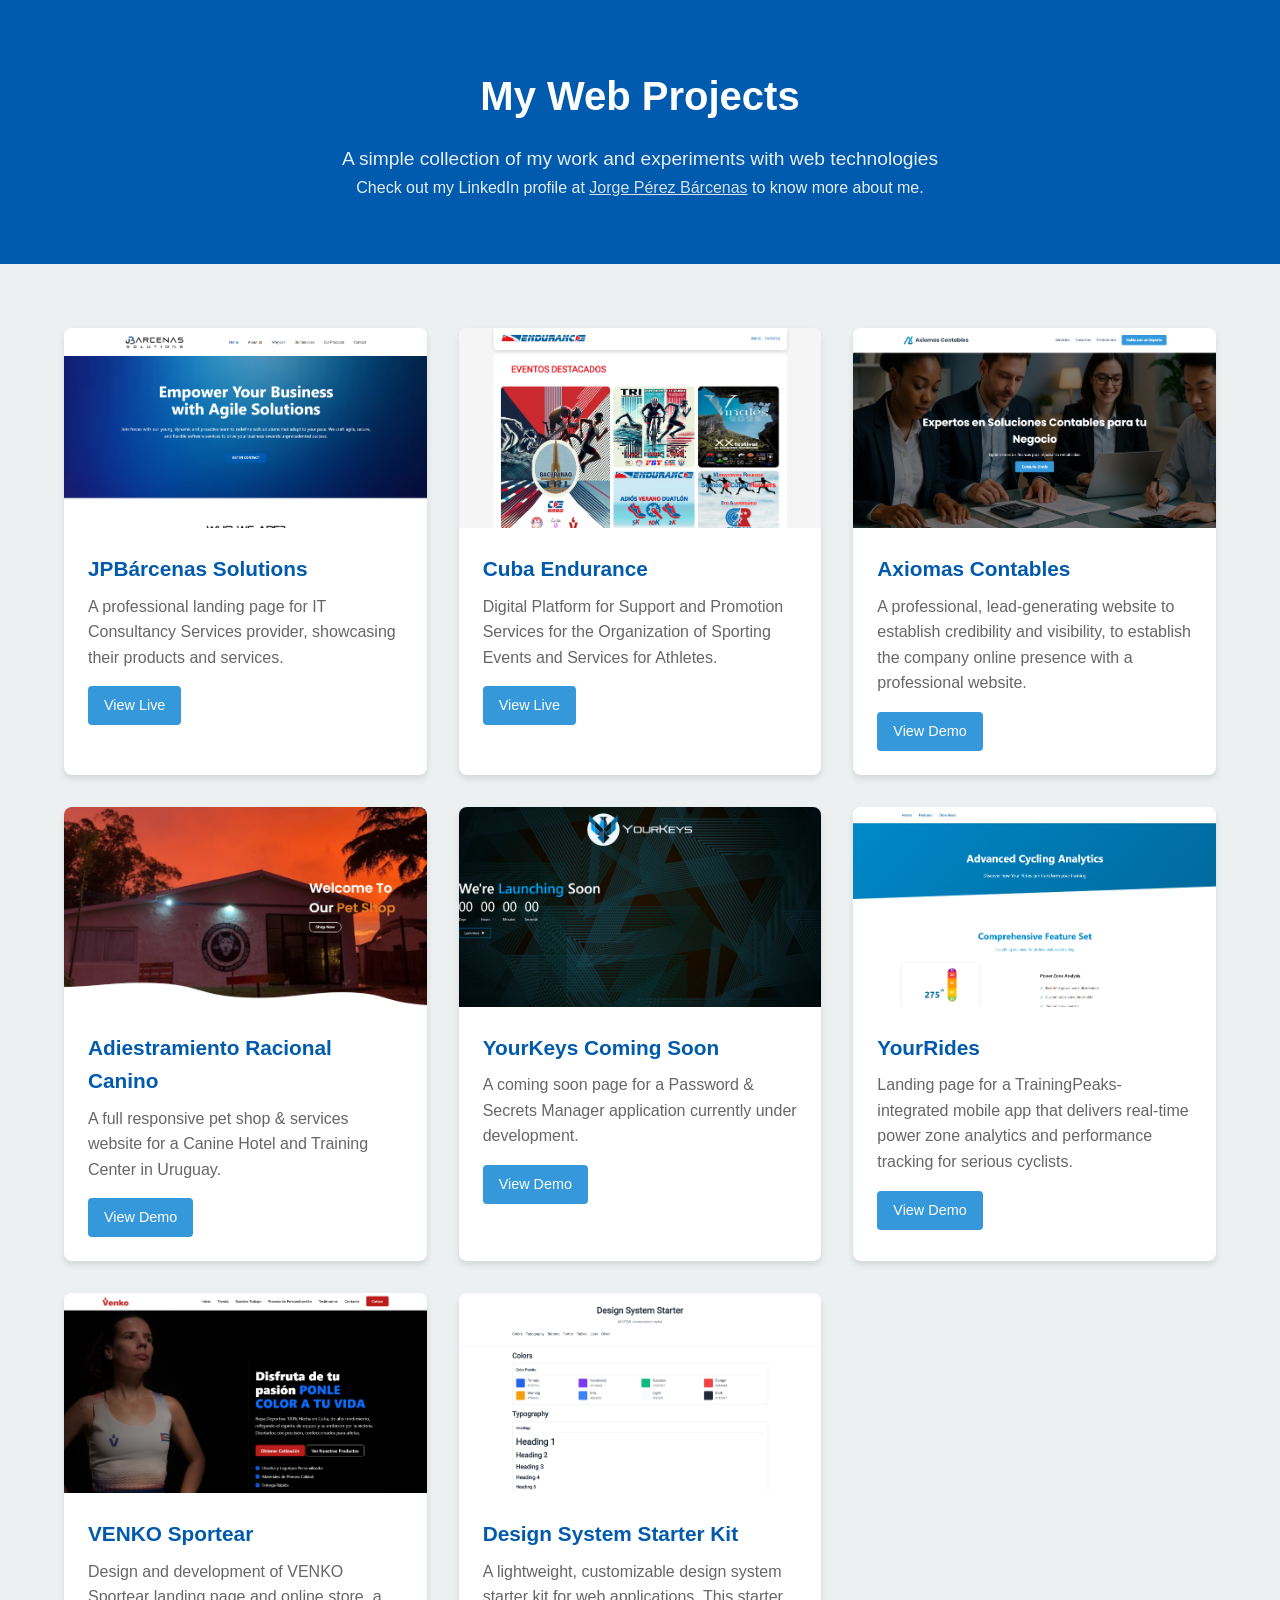
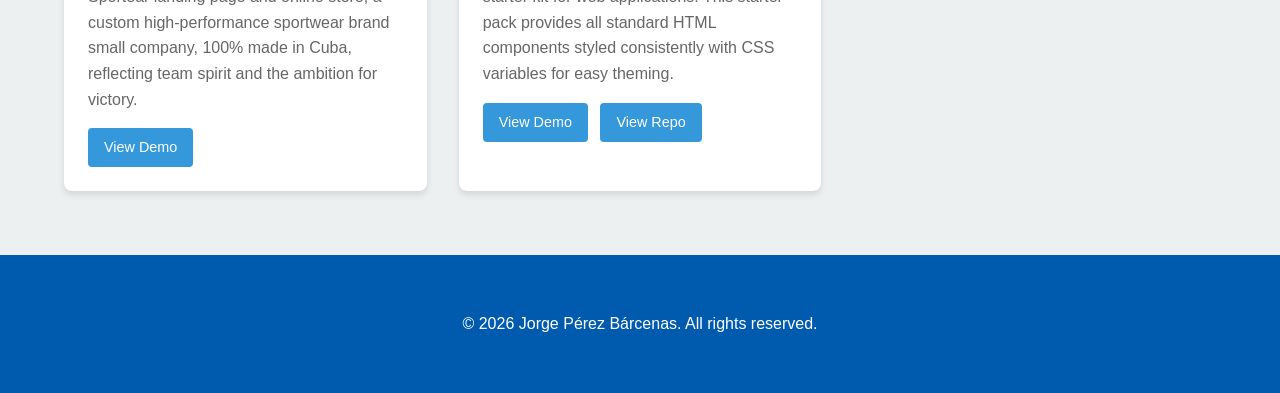
<file: index.html>
<!DOCTYPE html>
<html lang="en">
<head>
    <meta charset="UTF-8">
    <meta name="viewport" content="width=device-width, initial-scale=1.0">
    <title>My Web Projects</title>
    <link rel="stylesheet" href="assets/css/styles.css">
</head>
<body>
    <header>
        <div class="container">
            <h1>My Web Projects</h1>
            <p class="tagline">
                A simple collection of my work and experiments with web technologies
            </p>

            <p class="subline">
                Check out my LinkedIn profile at <a href="https://www.linkedin.com/in/jpbarcenas89" target="_blank">Jorge Pérez Bárcenas</a> to know more about me.
            </p>
            
        </div>
    </header>
    
    <main class="container">
        <div class="projects-grid">
            <!-- Project 0 -->
            <div class="project-card">
                <div class="project-image" style="background-image: url('assets/images/jpbsolutions_landing_preview.png')"></div>
                <div class="project-info">
                    <h3 class="project-title">JPBárcenas Solutions</h3>
                    <p class="project-description">A professional landing page for IT Consultancy Services provider, showcasing their products and services.</p>
                    <div class="project-links">
                        <a href="https://www.jpbsolutions.net" target="_blank">View Live</a>
                    </div>
                </div>
            </div>

            <!-- Project 1 -->
            <div class="project-card">
                <div class="project-image" style="background-image: url('assets/images/cubaendurance_preview.png')"></div>
                <div class="project-info">
                    <h3 class="project-title">Cuba Endurance</h3>
                    <p class="project-description">
                        Digital Platform for Support and Promotion Services for the Organization of Sporting Events and Services for Athletes.
                    </p>
                    <div class="project-links">
                        <a href="https://www.cubaendurance.com" target="_blank">View Live</a>
                    </div>
                </div>
            </div>
            
            <!-- Project 2 -->
            <div class="project-card">
                <div class="project-image" style="background-image: url('assets/images/axiomas_landing_preview.png')"></div>
                <div class="project-info">
                    <h3 class="project-title">Axiomas Contables</h3>
                    <p class="project-description">A professional, lead-generating website to establish credibility and visibility, to establish the company online presence with a professional website.</p>
                    <div class="project-links">
                        <a href="https://www.jpbsolutions.net/demo/axiomas_landing/index.html" target="_blank">View Demo</a>
                    </div>
                </div>
            </div>
            
            <!-- Project 3 -->
            <div class="project-card">
                <div class="project-image" style="background-image: url('assets/images/arc_pet_serviceshop_preview.png')"></div>
                <div class="project-info">
                    <h3 class="project-title">Adiestramiento Racional Canino</h3>
                    <p class="project-description">A full responsive pet shop & services website for a Canine Hotel and Training Center in Uruguay.</p>
                    <div class="project-links">
                        <a href="https://www.jpbsolutions.net/demo/arc_pet_serviceshop/index.html" target="_blank">View Demo</a>
                    </div>
                </div>
            </div>

             <!-- Project 4 -->
            <div class="project-card">
                <div class="project-image" style="background-image: url('assets/images/yourkeys_comingsoon_preview.png')"></div>
                <div class="project-info">
                    <h3 class="project-title">YourKeys Coming Soon</h3>
                    <p class="project-description">
                        A coming soon page for a Password & Secrets Manager application currently under development. 
                    </p>
                    <div class="project-links">
                        <a href="https://www.jpbsolutions.net/demo/yourkeys_comingsoon/index.html" target="_blank">View Demo</a>
                    </div>
                </div>
            </div>

            <!-- Project 5 -->
            <div class="project-card">
                <div class="project-image" style="background-image: url('assets/images/yourrides_landing_preview.png')"></div>
                <div class="project-info">
                    <h3 class="project-title">YourRides</h3>
                    <p class="project-description">
                        Landing page for a TrainingPeaks-integrated mobile app that delivers real-time power zone analytics and performance tracking for serious cyclists.
                    </p>
                    <div class="project-links">
                        <a href="https://www.jpbsolutions.net/demo/yourrides_landing/index.html" target="_blank">View Demo</a>
                    </div>
                </div>
            </div>

            <!-- Project 5 -->
            <div class="project-card">
                <div class="project-image" style="background-image: url('assets/images/venko_landing_preview.png')"></div>
                <div class="project-info">
                    <h3 class="project-title">VENKO Sportear</h3>
                    <p class="project-description">
                        Design and development of VENKO Sportear landing page and online store, a custom high-performance sportwear brand small company, 
                        100% made in Cuba, reflecting team spirit and the ambition for victory.
                    </p>
                    <div class="project-links">
                        <a href="https://www.jpbsolutions.net/demo/venko_store/index.html" target="_blank">View Demo</a>
                    </div>
                </div>
            </div>

            <!-- Project 6 -->
            <div class="project-card">
                <div class="project-image" style="background-image: url('assets/images/design-system-starter_preview.png')"></div>
                <div class="project-info">
                    <h3 class="project-title">Design System Starter Kit</h3>
                    <p class="project-description">A lightweight, customizable design system starter kit for web applications. This starter pack provides all standard HTML components styled consistently with CSS variables for easy theming.</p>
                    <div class="project-links">
                        <a href="https://www.jpbsolutions.net/demo/design-system-starter/index.html" target="_blank">View Demo</a>
                        <a href="https://github.com/jpbarcenas/design-system-starter" target="_blank">View Repo</a>
                    </div>
                </div>
            </div>
            
            <!-- Add more projects as needed -->
        </div>
    </main>
    
    <footer>
        <div class="container">
            <p>© <span id="year"></span> <a href="https://www.linkedin.com/in/jpbarcenas89" target="_blank">Jorge Pérez Bárcenas</a>. All rights reserved.</p>
        </div>
    </footer>
    
    <script src="assets/js/scripts.js"></script>
</body>
</html>
</file>
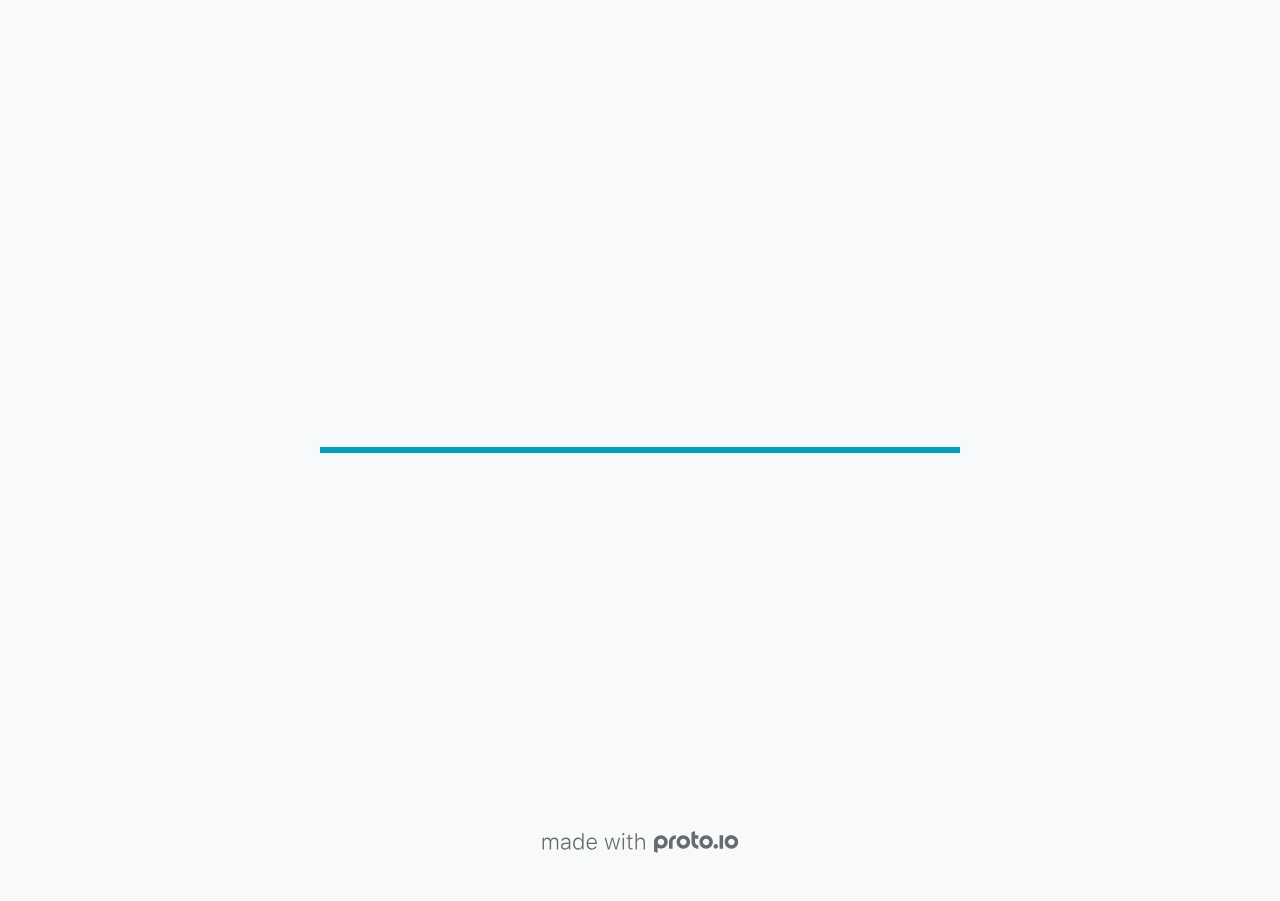
<file: src/index.html>
<!DOCTYPE HTML>
	<head>

		<meta charset="utf-8">

		<title>Untitled - Proto.io</title>

		
			<meta name="HandheldFriendly" content="True">
			<meta name="MobileOptimized" content="360"> 

			
			
			
			<meta name="viewport" content="minimum-scale=1.00, maximum-scale=1.00, initial-scale=1.00, user-scalable=no, shrink-to-fit=no" />

			

			<meta name="format-detection" content="telephone=no">


			
				<meta name="mobile-web-app-capable" content="yes">
            

            
            <link rel="icon" sizes="192x192" href="./src/assets/branding/android-icon-hires.png">
            <link rel="icon" sizes="128x128" href="./src/assets/branding/android-icon.png">

            
            <link href="./src/assets/branding/apple-touch-icon-retina180.png" sizes="180x180" rel="apple-touch-icon">

            
            <link href="./src/assets/branding/apple-touch-icon-retina.png" sizes="114x114" rel="apple-touch-icon">

            
            <link href="./src/assets/branding/apple-touch-icon.png" sizes="57x57" rel="apple-touch-icon">

            
            <link href="./src/assets/branding/startup.png" media="(device-width: 320px)" rel="apple-touch-startup-image">

            
            <link href="./src/assets/branding/startup-retina.png" media="(device-width: 320px) and (device-height: 480px) and (-webkit-device-pixel-ratio: 2)" rel="apple-touch-startup-image">

            
            <link href="./src/assets/branding/startup-568.png" media="(device-width: 320px) and (device-height: 568px) and (-webkit-device-pixel-ratio: 2)" rel="apple-touch-startup-image">

            
            <link href="./src/assets/branding/startup-retina-6.png" media="(device-width: 375px) and (device-height: 667px) and (orientation: portrait) and (-webkit-device-pixel-ratio: 2)" rel="apple-touch-startup-image">

            
            <link href="./src/assets/branding/startup-retina-6plus.png" media="(device-width: 414px) and (device-height: 736px) and (orientation: portrait) and (-webkit-device-pixel-ratio: 3)" rel="apple-touch-startup-image">

            
            <link href="./src/assets/branding/startup-retina-6plus-landscape.png" media="(device-width: 414px) and (device-height: 736px) and (orientation: landscape) and (-webkit-device-pixel-ratio: 3)" rel="apple-touch-startup-image">

            
            <link href="./src/assets/branding/startup-ipad.png" media="(device-width: 768px) and (orientation: portrait)" rel="apple-touch-startup-image">

            
            <link href="./src/assets/branding/startup-ipad-landscape.png" media="(device-width: 768px) and (orientation: landscape)" rel="apple-touch-startup-image">

            
            <link href="./src/assets/branding/startup-ipad-retina.png" media="(device-width: 768px) and (orientation: portrait) and (-webkit-device-pixel-ratio: 2)" rel="apple-touch-startup-image">

            
            <link href="./src/assets/branding/startup-ipad-landscape-retina.png" media="(device-width: 768px) and (orientation: landscape) and (-webkit-device-pixel-ratio: 2)" rel="apple-touch-startup-image">

            
            <link href="./src/assets/branding/startup-ipad-pro.png" media="(device-width: 1024px) and (orientation: portrait) and (-webkit-device-pixel-ratio: 2)" rel="apple-touch-startup-image">

            
            <link href="./src/assets/branding/startup-ipad-pro-landscape.png" media="(device-width: 1024px) and (orientation: landscape) and (-webkit-device-pixel-ratio: 2)" rel="apple-touch-startup-image">

			<meta http-equiv="cleartype" content="on"> 


			 
		    <script type="text/javascript" src="./scripts/plugins/jquery/jquery.js"></script>

			
				<link rel="stylesheet" href="./stylesheets/player-export.css" />
				<script type="text/javascript" src="./scripts/player-export.js"></script>
			

			
			<script type="text/javascript" src="./libraries/common/components.js"></script> 
			<link type="text/css" rel="Stylesheet" href="./libraries/common/components.1.00.css" /> 

			
					<script type="text/javascript" src="./libraries/generic2/components.js"></script> 
					<link type="text/css" rel="Stylesheet" href="./libraries/generic2/components.1.00.css" /> 
				
					<script type="text/javascript" src="./libraries/material/components.js"></script> 
					<link type="text/css" rel="Stylesheet" href="./libraries/material/components.1.00.css" /> 
				
				<script type="text/javascript" src="./data/data.js"></script> 
			<script type="text/javascript" src="./webkitmask/maskimages.js"></script> 

		<style>
			body { width: 360px; height: 640px; }
			.landscape, .landscape .prx-page { min-height: 360px; }
			.portrait, .portrait .prx-page { min-height: 640px; }
		</style>

		<script type="text/javascript">

			prx.ver = '6.8.9.0';
			prx.url.account = 'https://jpbsolutions.proto.io';
			prx.url.staticassets = 'https://gal.proto.io';
			prx.url.devices = 'https://dteyv52hbg2at.cloudfront.net/devices';
			prx.url.static = 'https://dteyv52hbg2at.cloudfront.net';
			prx.url.siteurl = 'proto.io';
			prx.url.crossmsg = 'https://jpbsolutions.proto.io';

			prx.nodejsassetsserver = {};
			prx.nodejsassetsserver.host = ".proto.io";
			prx.nodejsassetsserver.subdomainprefix = "https://a3";
			prx.nodejsassetsserver.maxsubdomains = "20";

			prx.device_library = 'material';
			prx.devices[prx.device] = {
				name: prx.device
				,defaultOrientation: 'portrait'
				,portrait_applies: 1 //new
				,portrait: [360,640]
				,landscape_applies: 1 //new
				,landscape: [640,360]
				,allow_orientation_change: 1 //new
				,statusbar_skin: 'default' // new
				,statusbarheightportrait: 0
				,statusbarheightlandscape: 0
				,navigationbar_skin: 'default' //new
				,navigationbarheightportrait: 0
				,navigationbarheightlandscape: 0
				,normalportrait: [360,640]
				,normallandscape: [640,360]
				,device_s3bucket: '5c527be9-cf9f-4369-90fc-f2ea4cb233c1'
				,dpr: '1.00'
				,deviceType: "default"
                ,showiPhoneXNotch: false
                ,hasCustomSkinNotch: false
				,appleWatchRoundedCorners: false
				,scrollType: "default"
				,initialscale: 1.00
				,targetdensitydpi: "device-dpi"
			}
			// save a copy of the device in the player state
			prx.currentPlayerStatus.projectDevice = prx.toolbox.clone(prx.devices[prx.device]);
			prx.currentPlayerStatus.targetDevice = {"ISANDROIDTABLET":0,"ISIPOD":0,"ISCHROME":0,"ISIOS":0,"ISMSIE":0,"ISMOZILLA":0,"isAndroid-Pad":0,"ISOPERA":0,"ISWEBKIT":0,"SOSVERSION":{"CBUILDVER":"","CMAJORVER":"","CMINORVER":"","CTEXT":"","IMINORVER":0,"IMAJORVER":0,"IBUILDVER":0},"ISIPAD":0,"ISMOBILE":1,"ISSAFARI":0,"ISIPHONE":0,"ISWINDOWS":0,"ISWINDOWSTOUCH":0,"ISDEVICE":1,"ISANDROID":1,"ISCUSTOM":0};
			prx.releaseChannel = 'stable';

			prx.projectsettings.id = '73da6010-ab1b-44a0-985a-ac7a0697857c';
			prx.projectsettings.s3b = 'jpbsolutions-1372505-cfd38d62-acbb-f461-111ce8856bf62f74';
			prx.projectsettings.account = 'jpbsolutions';
			prx.projectsettings.statusbar = '0'; 
			prx.projectsettings.statusbarapplies = '0';
			prx.projectsettings.navigationbar = '0';
			prx.projectsettings.navigationbarapplies = '0';
			prx.projectsettings.initialpageid = -1;
			
			
			prx.projectsettings.flashactions = 1;
			prx.projectsettings.gatrackingcode = '';

			prx.export2html = '1' == true;
			prx.mobPlayer = 0;

			prx.user.country = 'US';

			prx.s3Links = []; 
			var sLinkedAssets = [];
			

			prx.csrf_token = '23771599C6C354AA7231F1199EE227AA314850521617FB52E9A095ECACB95983';

            

            
                            prx.assetsAccessToken = "eyJ0eXAiOiJKV1QiLCJhbGciOiJIUzI1NiJ9.eyJkIjp7InVpZCI6Ii0xIiwicHJvamVjdF9pZCI6IjczZGE2MDEwLWFiMWItNDRhMC05ODVhLWFjN2EwNjk3ODU3YyJ9LCJ2IjowLCJleHAiOjE2NjU3MDIyOTUsImlhdCI6MTY2NTUyMjI5NX0.nWZKprJetvyPpjEwY2cm4Iqekfolk0v3T-jGPoJKY4s";

			prx.iniPlayer.iniPreLoad();

		</script>
	</head>

	

			<body class="player device-cursor-touch mobile-device-true " id="mbd" >

				
				<div id="window-wrapper">
					<div id="dragarea"></div>
					<div id="statusbar"></div>
					<div id="underlay"></div>

					<div class="prx-page" data-role="page" id="p-1" data-id="1"></div>
					
								<div class="prx-page" data-role="page" id="p-2" data-id="2"></div>
							
								<div class="prx-page" data-role="page" id="p-3" data-id="3"></div>
							
								<div class="prx-page" data-role="page" id="p-4" data-id="4"></div>
							
								<div class="prx-page" data-role="page" id="p-5" data-id="5"></div>
							
								<div class="prx-page" data-role="page" id="p-7" data-id="7"></div>
							
								<div class="prx-page" data-role="page" id="p-8" data-id="8"></div>
							
								<div class="prx-page" data-role="page" id="p-9" data-id="9"></div>
							
								<div class="prx-page" data-role="page" id="p-10" data-id="10"></div>
							
					<div id="navigationbar"></div>
					<div id="overlay"></div>
					<div id="trash"></div>
					<div id="quick-audios"></div>
				</div>

				 
			<div id="loader-wrapper">
				
				<div class="progress">
					<div class="progress-bar"></div>
				</div>
				<div id="poweredby"></div>
			</div>
			


			</body>
		

</html>
</file>
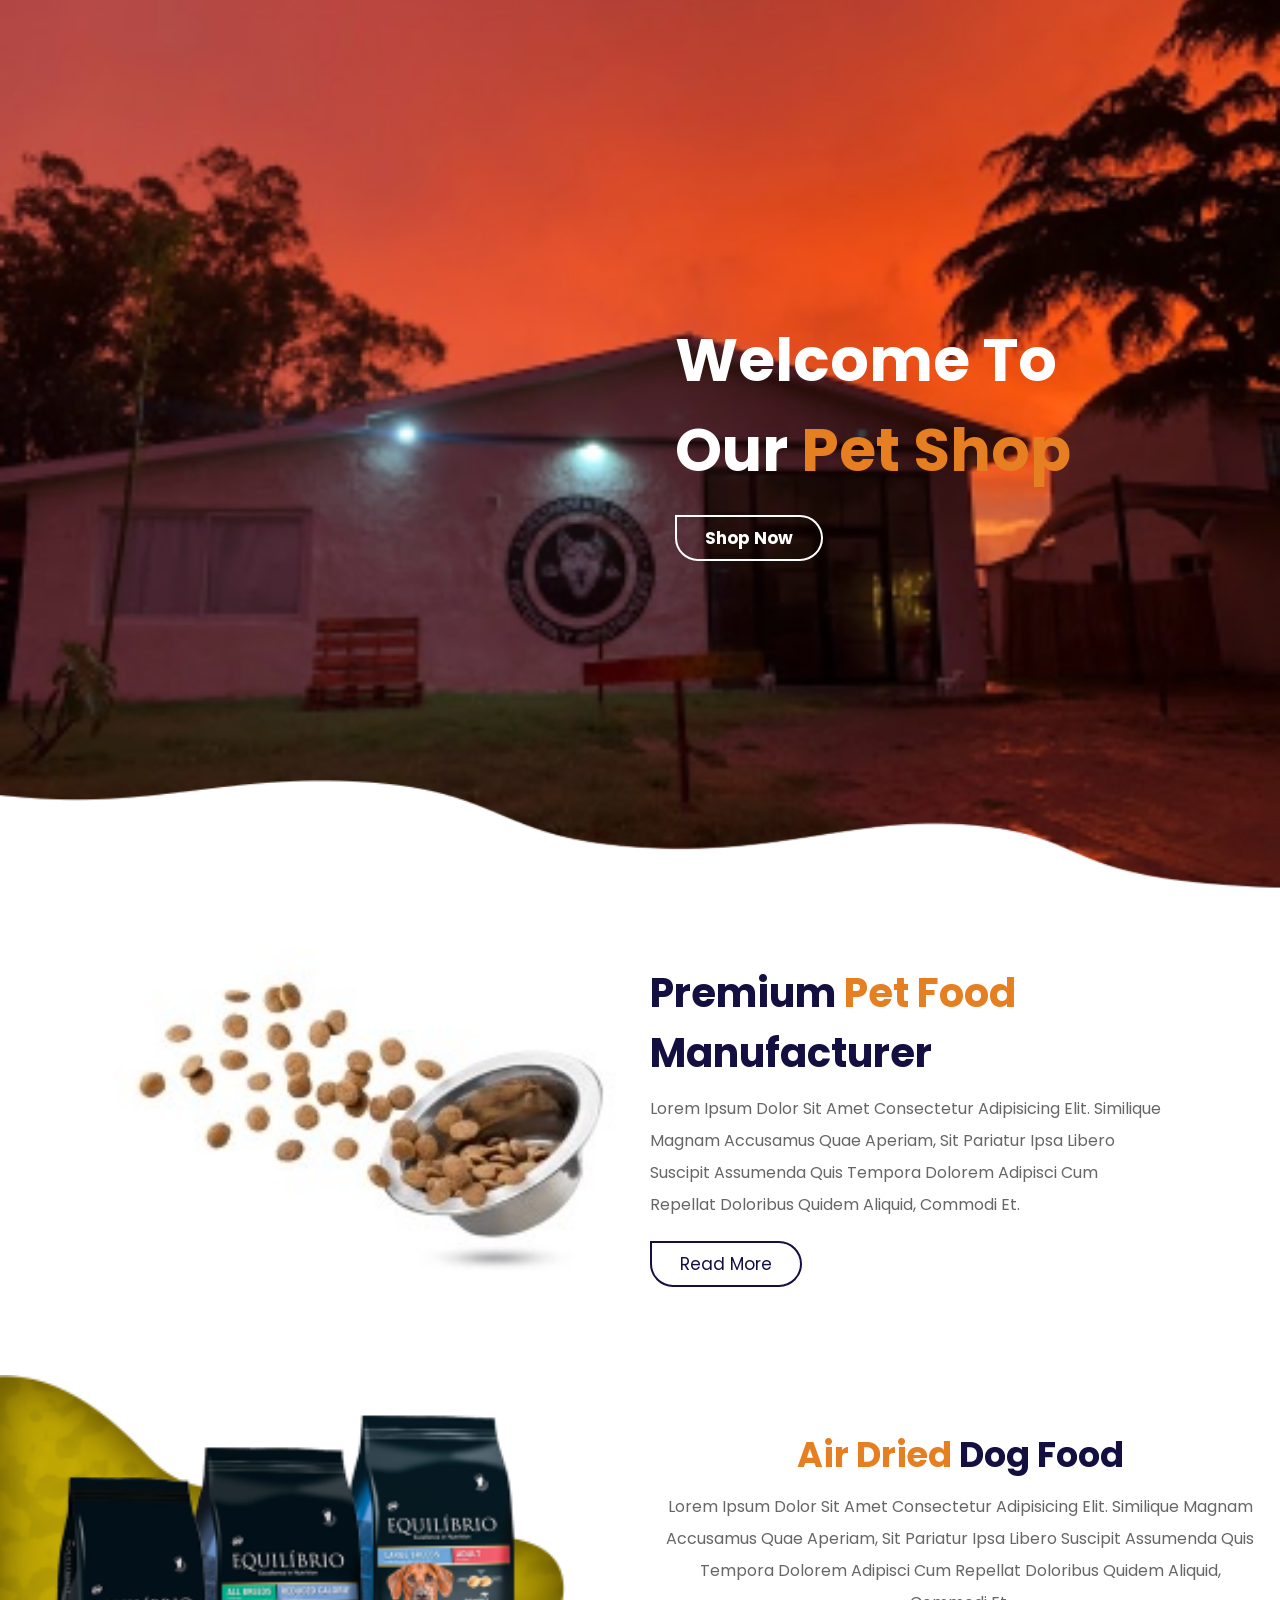
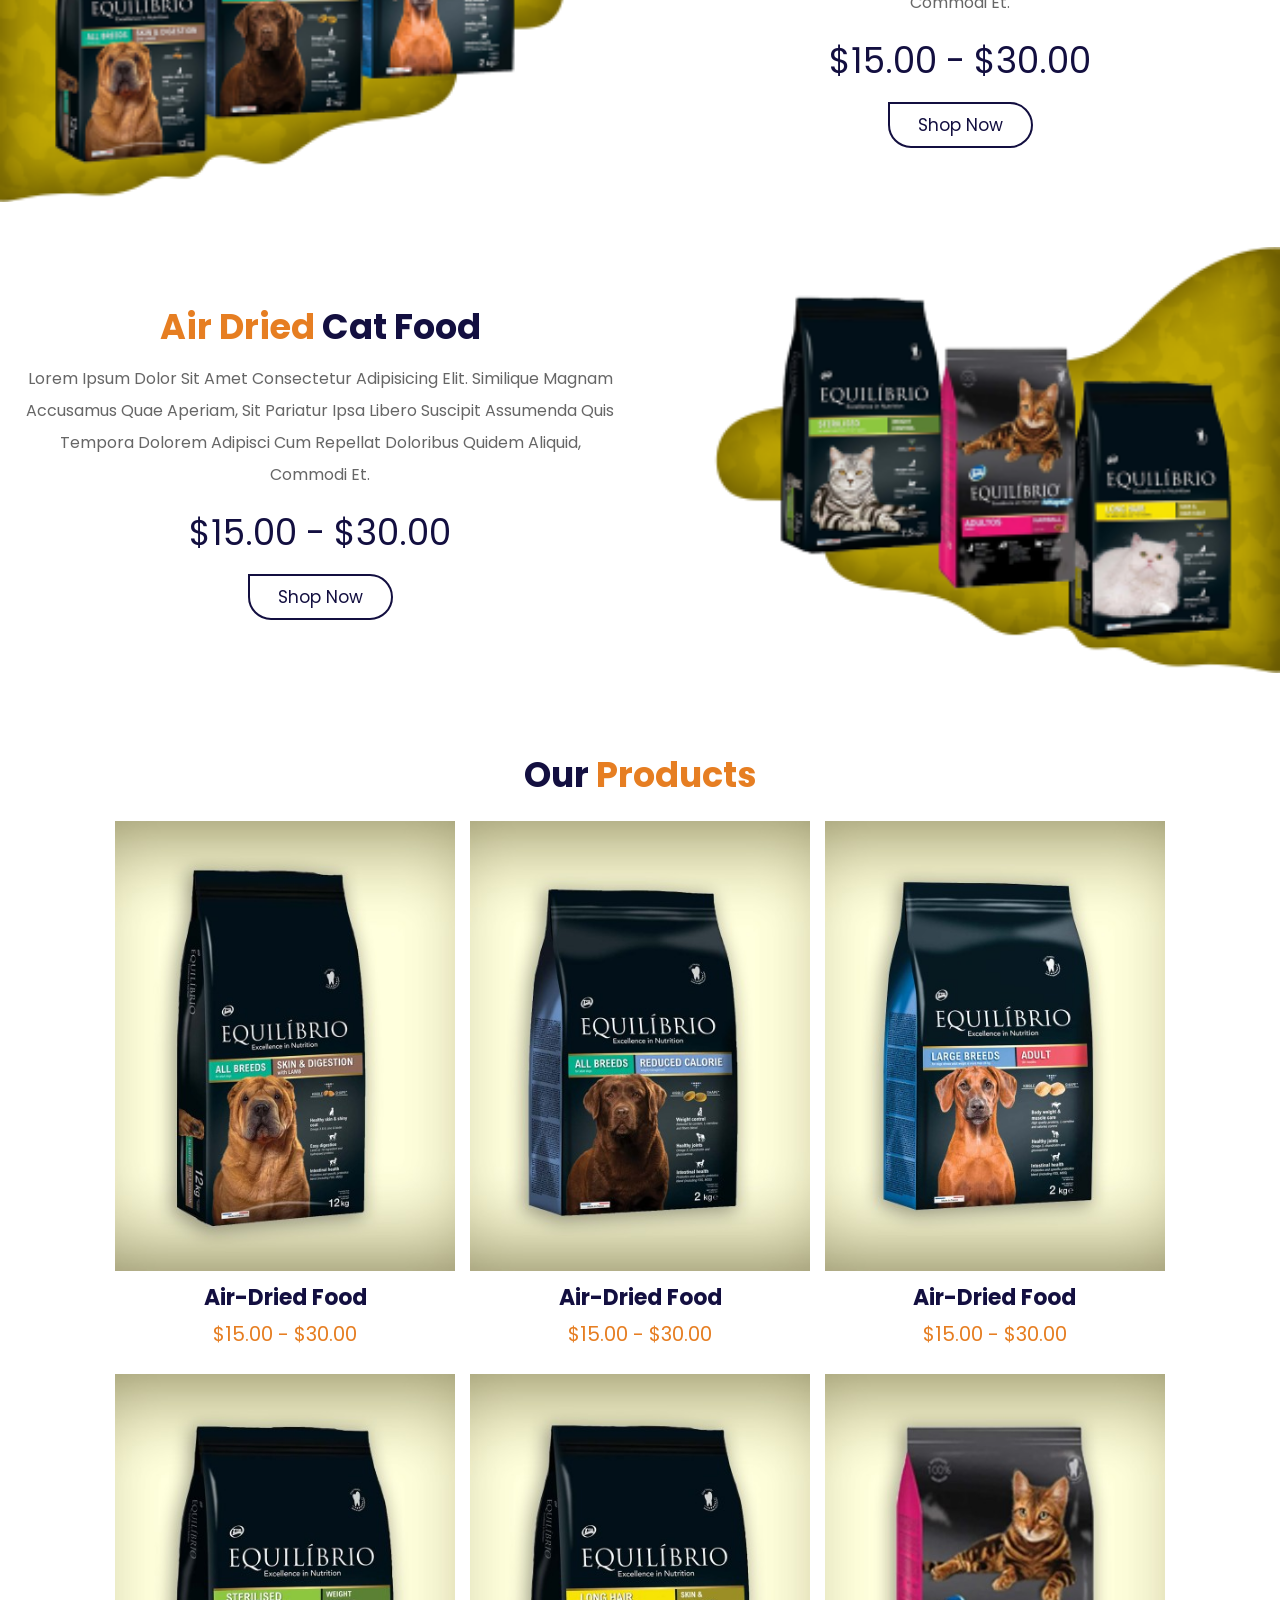
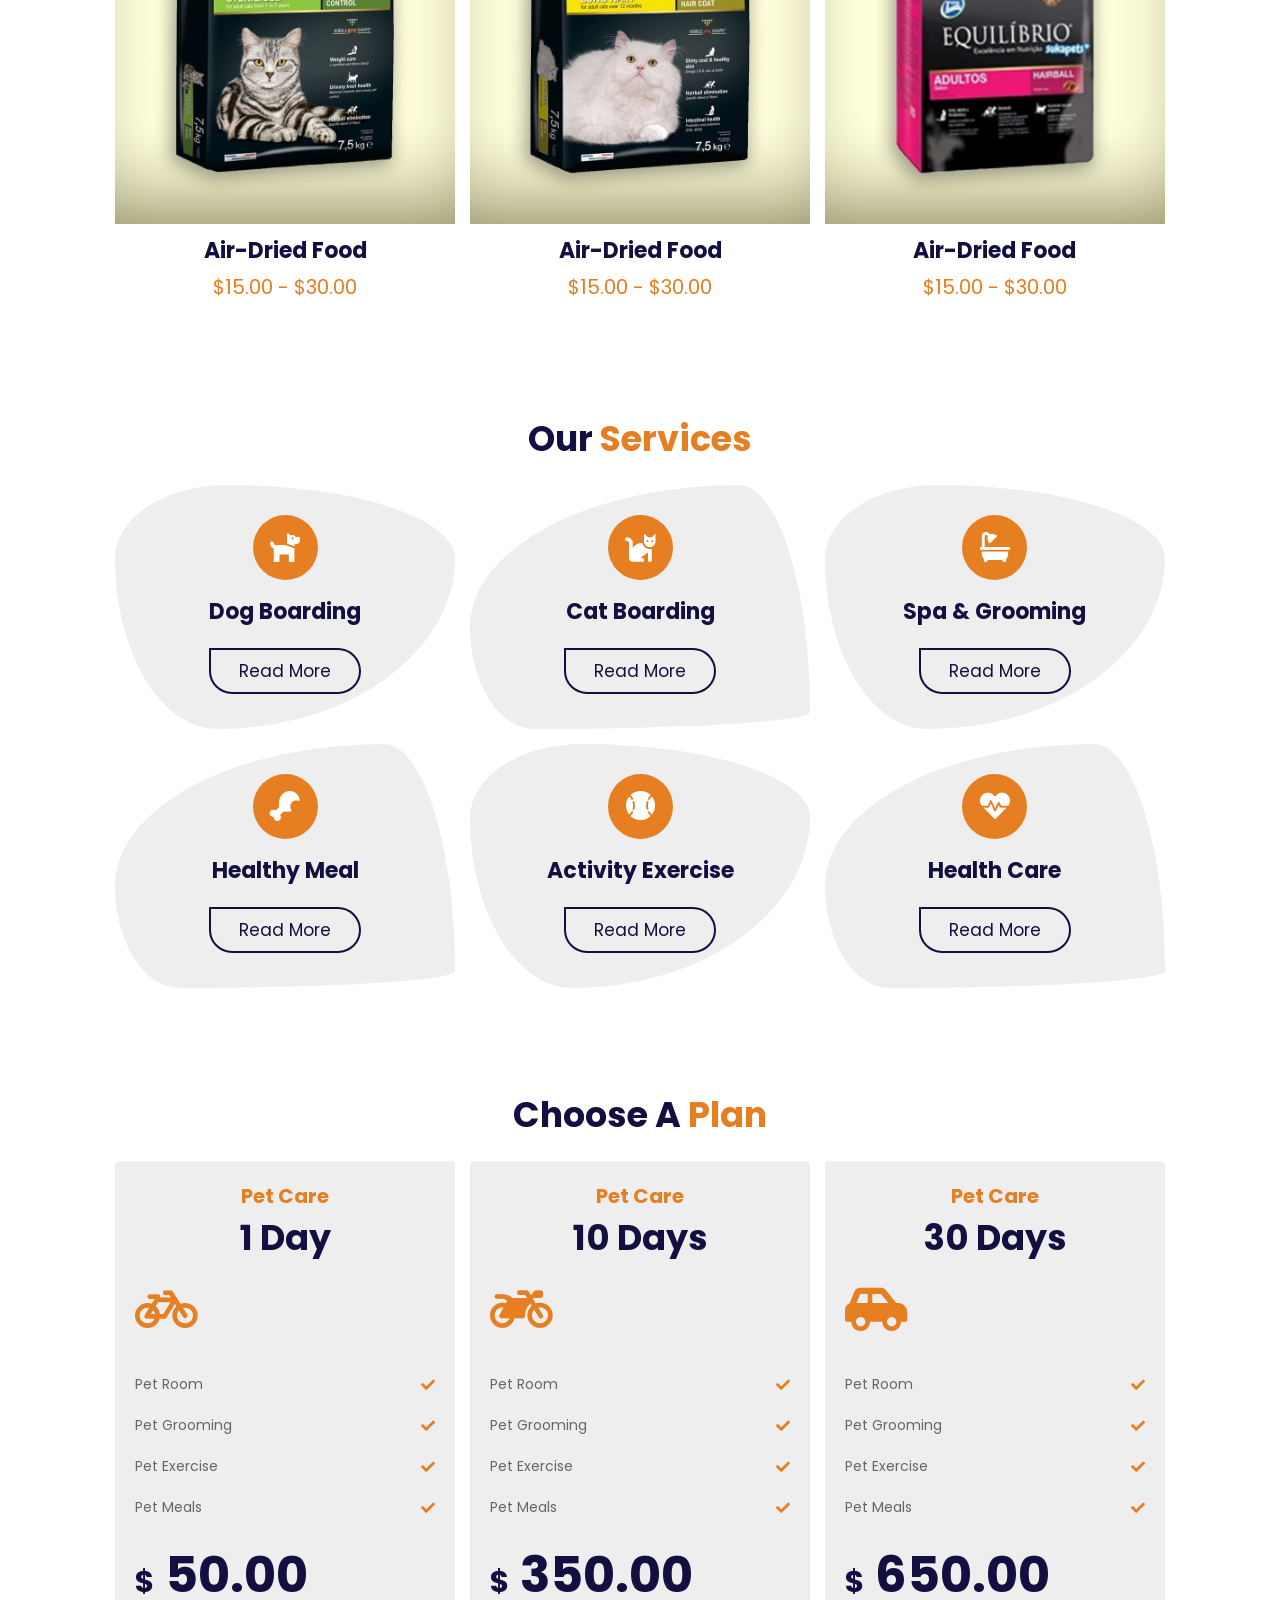
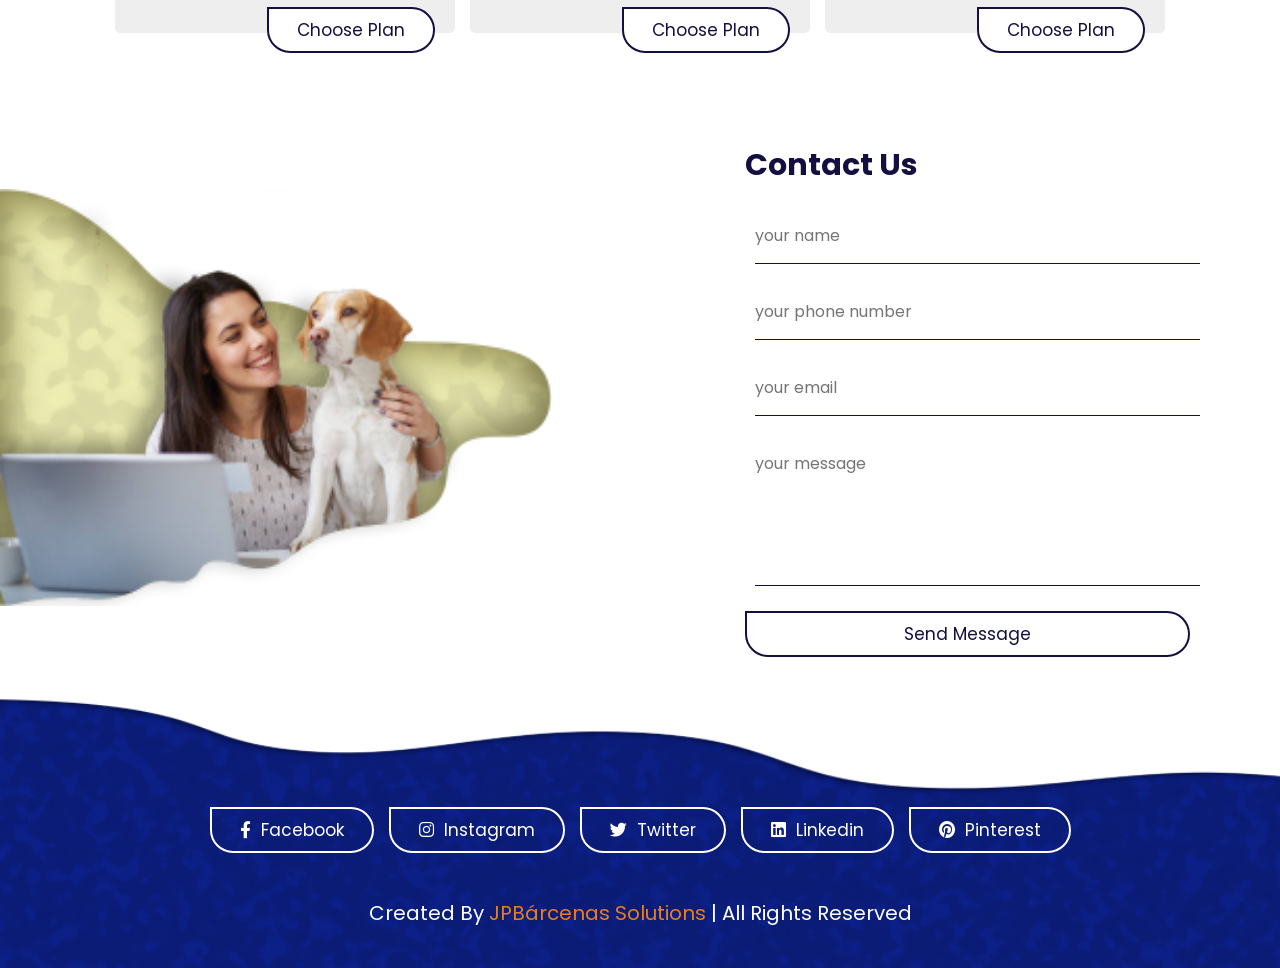
<file: projects/arc_pet_serviceshop/index.html>
<!DOCTYPE html>
<html lang="en">
<head>
    <meta charset="UTF-8">
    <meta http-equiv="X-UA-Compatible" content="IE=Edge">
    <meta name="viewport" content="width=device-width, initial-scale=1.0">
    <title>Full Responsive Pet Food Website Design</title>

    <!-- fontawesome cdn link -->
    <link rel="stylesheet" href="assets/libs/font-awesome/css/all.min.css">
    
    <!-- custom css file link -->
    <link rel="stylesheet" href="assets/css/style.css">
</head>
<body>
    
    <!-- header section start here -->
    <header class="header">

        <a href="#" class="logo">
            <img src="assets/image/logo.png" alt="Logo Adiestramiento Racional Canino">
        </a>

        <nav class="navbar">
            <a href="#home">home</a>
            <a href="#about">about</a>
            <a href="#shop">shop</a>
            <a href="#services">services</a>
            <!-- <a href="#gallery">gallery</a> -->
            <a href="#booking">plan</a>
            <a href="#contact">contact</a>
        </nav>

        <div class="icons">
            <div class="fas fa-bars" id="menu-btn">

            </div>
            <a href="#" class="fas fa-shopping-cart"></a>
            
            <div class="fas fa-user" id="login-btn">

            </div>
        </div>

        <form action="" class="login-form">
            <h3>sign in</h3>
            <input type="email" name="" id="email" placeholder="enter your email" class="box">
            <input type="password" name="" id="password" placeholder="enter your password" class="box">
            <div class="remember-me">
                <input type="checkbox" name="" id="remember-me">
                <label for="remember-me">remember me</label>
            </div>
            <input type="submit" value="sign in" class="btn">
            <div class="links">
                <a href="#">forget password</a>
                <a href="#">sign up</a>
            </div>
        </form>
    </header>
    <!-- header section ends here -->

    <!-- home section start here -->

    <section class="home" id="home">

        <div class="content">
            <h3>
                welcome to our <span>pet shop</span>
                <a href="#" class="btn">shop now</a>
            </h3>
        </div>

        <img src="assets/image/wave.png" class="wave" alt="">
    </section>

    <!-- home section start here -->


    <!-- about section starts here -->

    <section class="about" id="about">

        <div class="image">
            <img src="assets/image/pet-food.webp" alt="">
        </div>

        <div class="content">
            <h3>premium <span>pet food</span> manufacturer</h3>

            <p>Lorem ipsum dolor sit amet consectetur adipisicing elit. Similique magnam accusamus quae aperiam, sit pariatur ipsa libero suscipit assumenda quis tempora dolorem adipisci cum repellat doloribus quidem aliquid, commodi et.</p>

            <a href="#" class="btn">read more</a>
        </div>

    </section>

    <!-- about section ends here -->


    <!-- dog food banner section start here -->

    <div class="dog-food">

        <div class="image">
            <img src="assets/image/dog-food.png" alt="">
        </div>

        <div class="content">
            <h3> <span>air dried</span> dog food</h3>

            <p>Lorem ipsum dolor sit amet consectetur adipisicing elit. Similique magnam accusamus quae aperiam, sit pariatur ipsa libero suscipit assumenda quis tempora dolorem adipisci cum repellat doloribus quidem aliquid, commodi et.</p>

            <div class="amount">$15.00 - $30.00</div>

            <a href="#" class="btn">shop now</a>
        </div>

    </div>

    <div class="cat-food">

        <div class="content">
            <h3> <span>air dried</span> cat food</h3>

            <p>Lorem ipsum dolor sit amet consectetur adipisicing elit. Similique magnam accusamus quae aperiam, sit pariatur ipsa libero suscipit assumenda quis tempora dolorem adipisci cum repellat doloribus quidem aliquid, commodi et.</p>

            <div class="amount">$15.00 - $30.00</div>

            <a href="#" class="btn">shop now</a>
        </div>

        <div class="image">
            <img src="assets/image/cat-food.png" alt="">
        </div>
    </div>

    <!-- dog food banner section ends here -->

    <!-- shop section start here -->

    <section class="shop" id="shop">

        <h1 class="heading">
            our <span>products</span>
        </h1>

        <div class="box-container">
            <div class="box">
                <div class="icons">
                    <a href="" class="fas fa-shopping-cart"></a>
                    <a href="" class="fas fa-heart"></a>
                    <a href="" class="fas fa-eye"></a>
                </div>

                <div class="image">
                    <img src="assets/image/dog-food1.jpg" alt="">
                </div>

                <div class="content">
                    <h3>air-dried food</h3>
                    <div class="amount"> $15.00 - $30.00 </div>
                </div>
            </div>

            <div class="box">
                <div class="icons">
                    <a href="" class="fas fa-shopping-cart"></a>
                    <a href="" class="fas fa-heart"></a>
                    <a href="" class="fas fa-eye"></a>
                </div>

                <div class="image">
                    <img src="assets/image/dog-food2.jpg" alt="">
                </div>

                <div class="content">
                    <h3>air-dried food</h3>
                    <div class="amount"> $15.00 - $30.00 </div>
                </div>
            </div>

            <div class="box">
                <div class="icons">
                    <a href="" class="fas fa-shopping-cart"></a>
                    <a href="" class="fas fa-heart"></a>
                    <a href="" class="fas fa-eye"></a>
                </div>

                <div class="image">
                    <img src="assets/image/dog-food3.jpg" alt="">
                </div>

                <div class="content">
                    <h3>air-dried food</h3>
                    <div class="amount"> $15.00 - $30.00 </div>
                </div>
            </div>

            <div class="box">
                <div class="icons">
                    <a href="" class="fas fa-shopping-cart"></a>
                    <a href="" class="fas fa-heart"></a>
                    <a href="" class="fas fa-eye"></a>
                </div>

                <div class="image">
                    <img src="assets/image/cat-food1.jpg" alt="">
                </div>

                <div class="content">
                    <h3>air-dried food</h3>
                    <div class="amount"> $15.00 - $30.00 </div>
                </div>
            </div>

            <div class="box">
                <div class="icons">
                    <a href="" class="fas fa-shopping-cart"></a>
                    <a href="" class="fas fa-heart"></a>
                    <a href="" class="fas fa-eye"></a>
                </div>

                <div class="image">
                    <img src="assets/image/cat-food2.jpg" alt="">
                </div>

                <div class="content">
                    <h3>air-dried food</h3>
                    <div class="amount"> $15.00 - $30.00 </div>
                </div>
            </div>

            <div class="box">
                <div class="icons">
                    <a href="" class="fas fa-shopping-cart"></a>
                    <a href="" class="fas fa-heart"></a>
                    <a href="" class="fas fa-eye"></a>
                </div>

                <div class="image">
                    <img src="assets/image/cat-food3.jpg" alt="">
                </div>

                <div class="content">
                    <h3>air-dried food</h3>
                    <div class="amount"> $15.00 - $30.00 </div>
                </div>
            </div>
        </div>

    </section>

    <!-- shop section start here -->

    <!-- services section start here -->

    <section class="services" id="services">
        <h1 class="heading">
            our <span>services</span>
        </h1>

        <div class="box-container">
            
            <div class="box">
                <i class="fas fa-dog"></i>
                <h3>dog boarding</h3>
                <a href="#" class="btn">read more</a>
            </div>

            <div class="box">
                <i class="fas fa-cat"></i>
                <h3>cat boarding</h3>
                <a href="#" class="btn">read more</a>
            </div>

            <div class="box">
                <i class="fas fa-bath"></i>
                <h3>spa & grooming</h3>
                <a href="#" class="btn">read more</a>
            </div>

            <div class="box">
                <i class="fas fa-drumstick-bite"></i>
                <h3>healthy meal</h3>
                <a href="#" class="btn">read more</a>
            </div>

            <div class="box">
                <i class="fas fa-baseball-ball"></i>
                <h3>activity exercise</h3>
                <a href="#" class="btn">read more</a>
            </div>

            <div class="box">
                <i class="fas fa-heartbeat"></i>
                <h3>health care</h3>
                <a href="#" class="btn">read more</a>
            </div>
        </div>
    </section>

    <!-- services section end here -->

    <!-- plan section start here -->

    <section class="plan" id="plan">

        <h1 class="heading">
            choose a <span>plan</span>
        </h1>

        <div class="box-container">

            <div class="box">
                <h3 class="title">pet care</h3>
                <h3 class="day"> 1 day </h3>
                <i class="fas fa-bicycle icon"></i>
                <div class="list">
                    <p>pet room <span class="fas fa-check"></span></p>
                    <p>pet grooming <span class="fas fa-check"></span></p>
                    <p>pet exercise <span class="fas fa-check"></span></p>
                    <p>pet meals <span class="fas fa-check"></span></p>
                </div>
                <div class="amount">
                    <span>$</span> 50.00
                </div>
                <a href="#" class="btn">choose plan</a>
            </div>

            <div class="box">
                <h3 class="title">pet care</h3>
                <h3 class="day"> 10 days </h3>
                <i class="fas fa-motorcycle icon"></i>
                <div class="list">
                    <p>pet room <span class="fas fa-check"></span></p>
                    <p>pet grooming <span class="fas fa-check"></span></p>
                    <p>pet exercise <span class="fas fa-check"></span></p>
                    <p>pet meals <span class="fas fa-check"></span></p>
                </div>
                <div class="amount">
                    <span>$</span> 350.00
                </div>
                <a href="#" class="btn">choose plan</a>
            </div>

            <div class="box">
                <h3 class="title">pet care</h3>
                <h3 class="day"> 30 days </h3>
                <i class="fas fa-car-side icon"></i>
                <div class="list">
                    <p>pet room <span class="fas fa-check"></span></p>
                    <p>pet grooming <span class="fas fa-check"></span></p>
                    <p>pet exercise <span class="fas fa-check"></span></p>
                    <p>pet meals <span class="fas fa-check"></span></p>
                </div>
                <div class="amount">
                    <span>$</span> 650.00
                </div>
                <a href="#" class="btn">choose plan</a>
            </div>

        </div>

    </section>

    <!-- plan section start here -->

    <!-- contact section start here  -->

    <section class="contact" id="contact">
        <div class="image">
            <img src="assets/image/contact-us.png" alt="">
        </div>

        <form action="">
            <h3>contact us</h3>
            <input type="text" placeholder="your name" class="box">
            <input type="tel" placeholder="your phone number" class="box">
            <input type="email" placeholder="your email" class="box">
            <textarea name="" placeholder="your message" id="" cols="30" rows="10"></textarea>
            <input type="submit" value="send message" class="btn">
        </form>
    </section>

    <!-- contact section end here  -->

    <!-- section footer start here -->

    <section class="footer">

        <img src="assets/image/top-wave.png" alt="">

        <div class="share">
            <a href="#" class="btn"><i class="fab fa-facebook-f"></i> facebook</a>
            <a href="#" class="btn"><i class="fab fa-instagram"></i> instagram</a>
            <a href="#" class="btn"><i class="fab fa-twitter"></i> twitter</a>
            <a href="#" class="btn"><i class="fab fa-linkedin"></i> linkedin</a>
            <a href="#" class="btn"><i class="fab fa-pinterest"></i> pinterest</a>
        </div>

        <div class="credit">
            created by <span>JPBárcenas Solutions</span> | all rights reserved
        </div>

    </section>

    <!-- section footer start here -->

    <!-- custom js file link -->
    <script src="assets/js/script.js"></script>

</body>
</html>
</file>
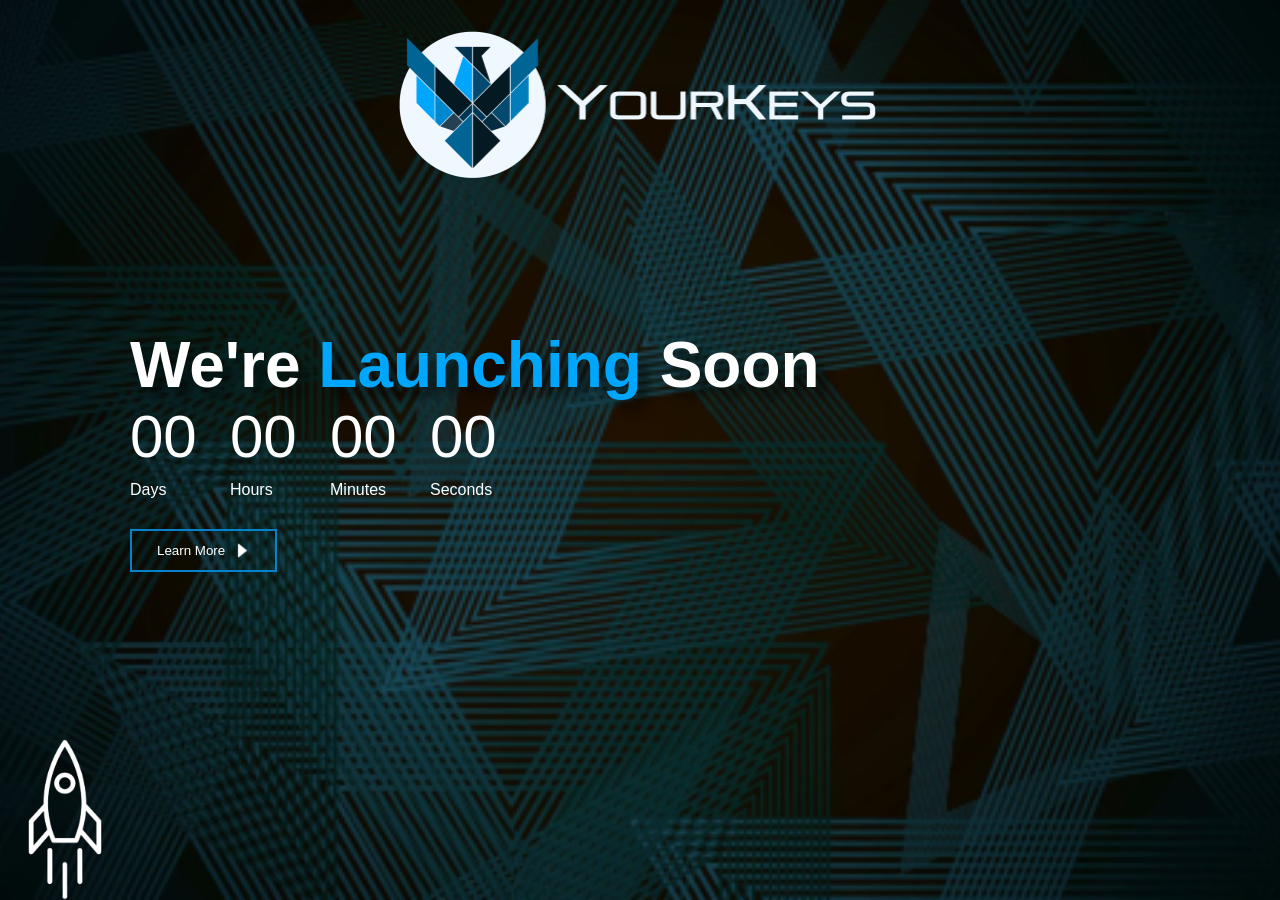
<file: projects/yourkeys_comingsoon/index.html>
<!DOCTYPE html>
<html lang="en">
<head>
    <meta charset="UTF-8">
    <meta name="viewport" content="width=device-width, initial-scale=1.0">
    <title>YourKeys - Coming Soon</title>
    <link rel="stylesheet" href="assets/css/styles.css" type="text/css">
    <link rel="shortcut icon" href="assets/img/yk_logo.png" type="image/x-icon">
</head>
<body>
    
    <div class="container">

        <img src="assets/img/rocket.png" class="rocket">

        <!-- <img src="assets/img/JpbSolutions_Isotipo_White.png" class="logo"> -->
        <img src="assets/img/yk_brand.png" class="logo" width="500px">

        <div class="content">
            <h1>We're <span>Launching</span> Soon</h1>

            <div class="launch-time">
                <div>
                    <p id="days">00</p>
                    <span>Days</span>
                </div>
                <div>
                    <p id="hours">00</p>
                    <span>Hours</span>
                </div>
                <div>
                    <p id="minutes">00</p>
                    <span>Minutes</span>
                </div>
                <div>
                    <p id="seconds">00</p>
                    <span>Seconds</span>
                </div>
            </div>

            <button type="button">Learn More <img src="assets/img/triangle_left.png"></button>
        </div>

    </div>
    
    
    <script src="assets/libs/scripts.js"></script>
</body>
</html>
</file>
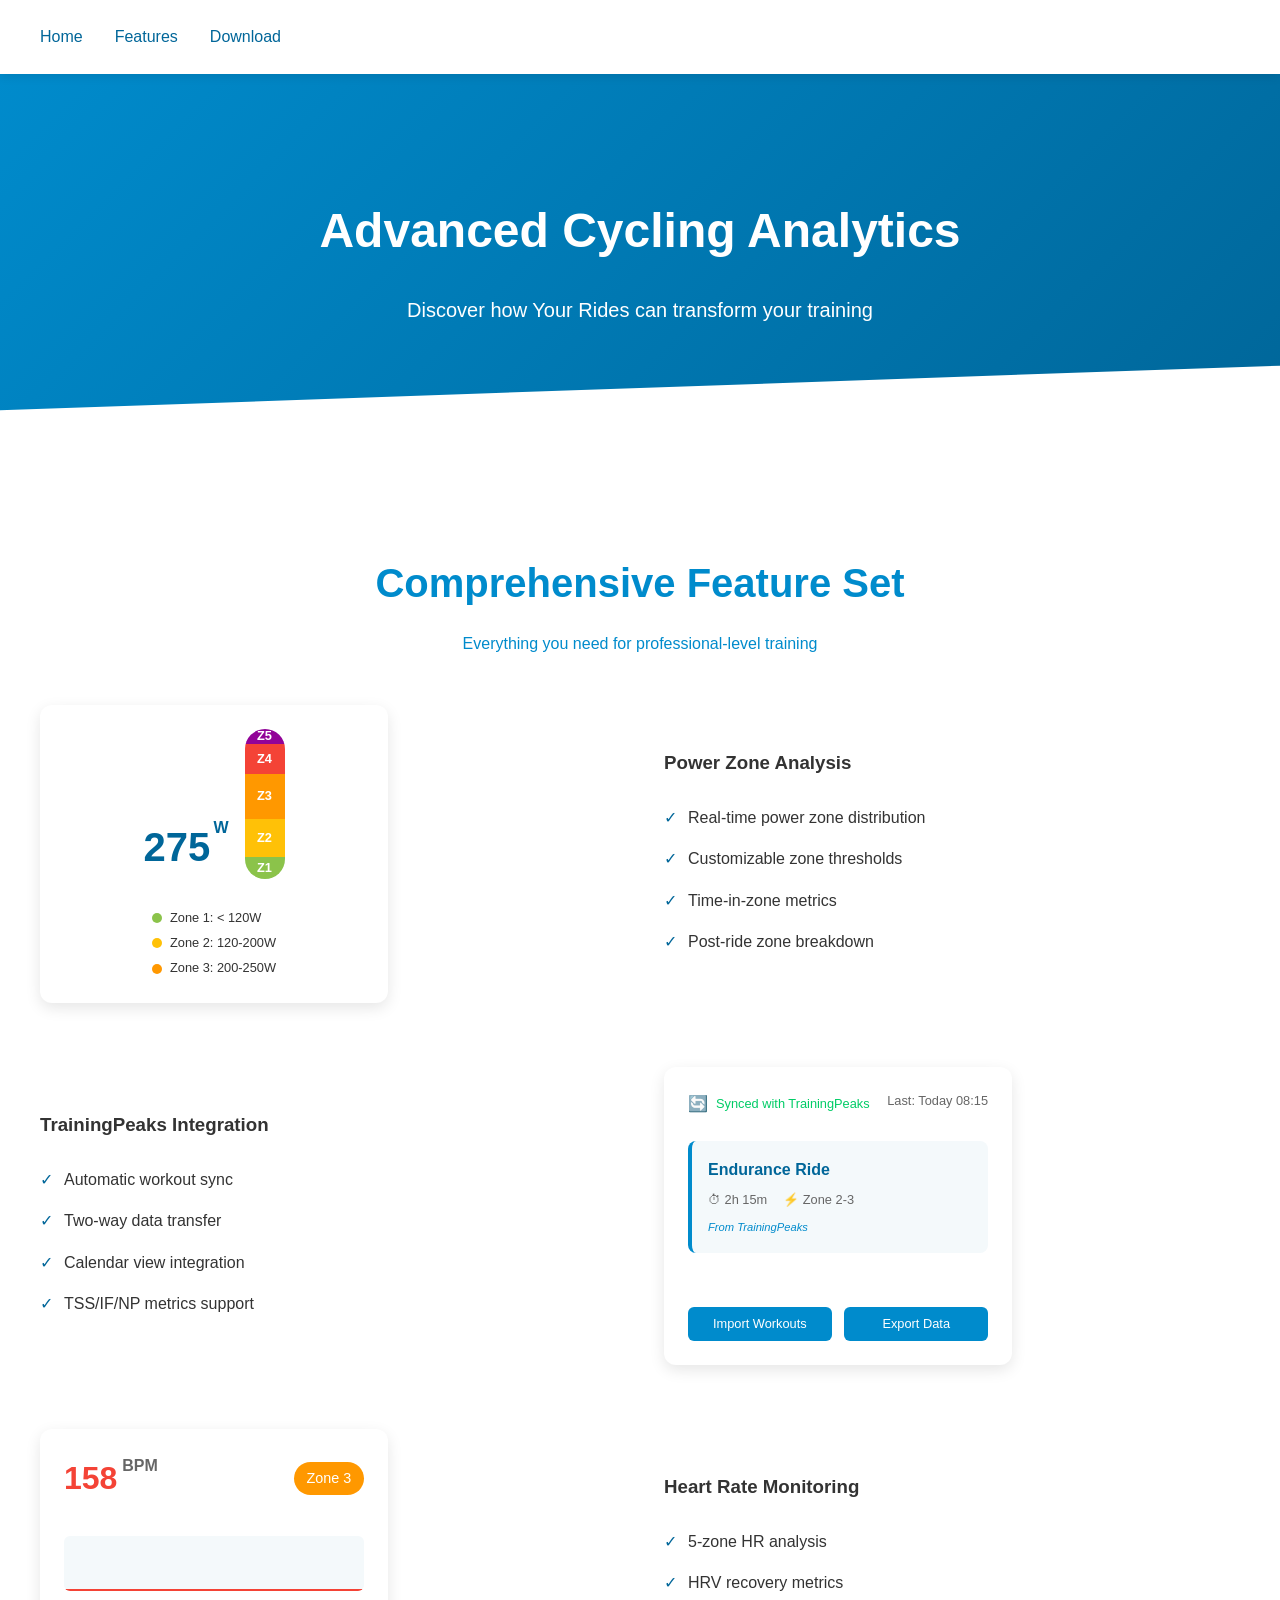
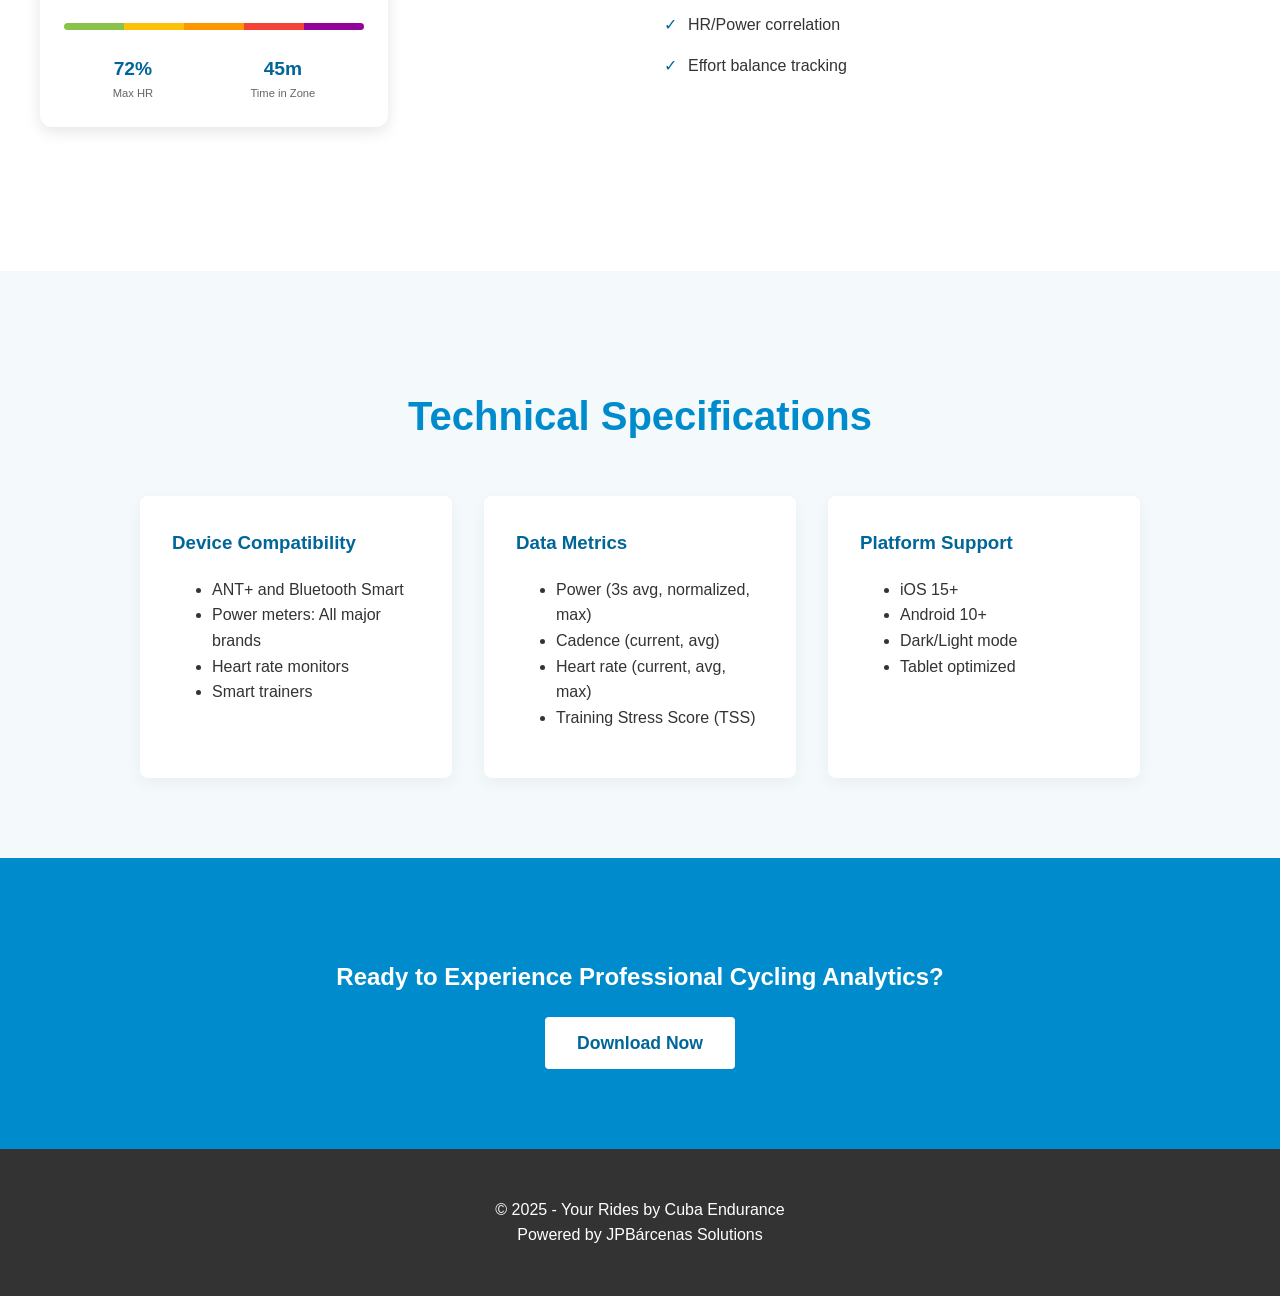
<file: projects/yourrides_landing/index.html>
<!DOCTYPE html>
<html lang="en">
<head>
    <meta charset="utf-8" />
    <meta name="viewport" content="width=device-width, initial-scale=1.0" />
    <title>Features - Your Rides by Cuba Endurance</title>
    <link rel="stylesheet" href="assets/css/site.css" />
    <link rel="stylesheet" href="assets/css/features-download.css" />
    <link rel="stylesheet" href="assets/css/app-mockup.css" />
    <link rel="stylesheet" href="assets/css/app-metrics.css" />
    <link rel="stylesheet" href="assets/css/app-workout.css" />
    <link rel="stylesheet" href="assets/css/feat-power.css" />
    <link rel="stylesheet" href="assets/css/feat-integration.css" />
    <link rel="stylesheet" href="assets/css/feat-heartrate.css" />
</head>
<body>
    <header b-u9da48whhf>
        <nav b-u9da48whhf>
            <div b-u9da48whhf class="nav-links">
                <a href="/">Home</a>
                <a href="/features.html">Features</a>
                <a href="/download.html">Download</a>
            </div>
        </nav>
    </header>

    <main b-u9da48whhf>
        
<!-- Hero Section -->
<section class="hero features-hero">
    <div class="hero-content">
        <h1>Advanced Cycling Analytics</h1>
        <p>Discover how Your Rides can transform your training</p>
    </div>
</section>

<!-- Main Features Section -->
<section class="feature-details">
    <div class="section-title">
        <h2>Comprehensive Feature Set</h2>
        <p>Everything you need for professional-level training</p>
    </div>

    <div class="feature-container">
        <div class="feature-image">
            <div class="feature-mockup">
    <div class="power-zone-mockup">
        <div class="power-meter">
            <div class="power-value">275<span>W</span></div>
            <div class="power-bar">
                <div class="zone z1" style="height: 15%">Z1</div>
                <div class="zone z2" style="height: 25%">Z2</div>
                <div class="zone z3" style="height: 30%">Z3</div>
                <div class="zone z4" style="height: 20%">Z4</div>
                <div class="zone z5" style="height: 10%">Z5</div>
            </div>
        </div>
        <div class="zone-legend">
            <div><span class="z1-dot"></span> Zone 1: < 120W </div>
            <div><span class="z2-dot"></span> Zone 2: 120-200W</div>
            <div><span class="z3-dot"></span> Zone 3: 200-250W</div>
        </div>
    </div>
</div>
        </div>
        <div class="feature-text">
            <h3>Power Zone Analysis</h3>
            <ul class="feature-list">
                <li>Real-time power zone distribution</li>
                <li>Customizable zone thresholds</li>
                <li>Time-in-zone metrics</li>
                <li>Post-ride zone breakdown</li>
            </ul>
        </div>
    </div>

    <div class="feature-container reverse">
        <div class="feature-image">
            <div class="feature-mockup">
    <div class="integration-mockup">
        <div class="mockup-header">
            <div class="sync-status">
                <div class="sync-icon">🔄</div>
                <span>Synced with TrainingPeaks</span>
            </div>
            <div class="last-sync">Last: Today 08:15</div>
        </div>
        <div class="workout-card">
            <div class="workout-title">Endurance Ride</div>
            <div class="workout-details">
                <span>⏱ 2h 15m</span>
                <span>⚡ Zone 2-3</span>
            </div>
            <div class="workout-source">From TrainingPeaks</div>
        </div>
        <div class="sync-actions">
            <button class="sync-button">Import Workouts</button>
            <button class="sync-button">Export Data</button>
        </div>
    </div>
</div>
        </div>
        <div class="feature-text">
            <h3>TrainingPeaks Integration</h3>
            <ul class="feature-list">
                <li>Automatic workout sync</li>
                <li>Two-way data transfer</li>
                <li>Calendar view integration</li>
                <li>TSS/IF/NP metrics support</li>
            </ul>
        </div>
    </div>

    <div class="feature-container">
        <div class="feature-image">
            <div class="feature-mockup">
    <div class="hr-mockup">
        <div class="hr-header">
            <div class="hr-value">
                158 <span>BPM</span>
            </div>
            <div class="hr-zone">Zone 3</div>
        </div>
        <div class="hr-chart">
            <!-- Chart would be here -->
            <div class="chart-line"></div>
        </div>
        <div class="hr-zones">
            <div class="hr-zone-indicator z1"></div>
            <div class="hr-zone-indicator z2"></div>
            <div class="hr-zone-indicator z3 active"></div>
            <div class="hr-zone-indicator z4"></div>
            <div class="hr-zone-indicator z5"></div>
        </div>
        <div class="hr-stats">
            <div>
                <div class="stat-value">72%</div>
                <div class="stat-label">Max HR</div>
            </div>
            <div>
                <div class="stat-value">45m</div>
                <div class="stat-label">Time in Zone</div>
            </div>
        </div>
    </div>
</div>
        </div>
        <div class="feature-text">
            <h3>Heart Rate Monitoring</h3>
            <ul class="feature-list">
                <li>5-zone HR analysis</li>
                <li>HRV recovery metrics</li>
                <li>HR/Power correlation</li>
                <li>Effort balance tracking</li>
            </ul>
        </div>
    </div>
</section>

<!-- Technical Specs Section -->
<section class="tech-specs">
    <div class="section-title">
        <h2>Technical Specifications</h2>
    </div>

    <div class="specs-grid">
        <div class="spec-card">
            <h3>Device Compatibility</h3>
            <ul>
                <li>ANT+ and Bluetooth Smart</li>
                <li>Power meters: All major brands</li>
                <li>Heart rate monitors</li>
                <li>Smart trainers</li>
            </ul>
        </div>

        <div class="spec-card">
            <h3>Data Metrics</h3>
            <ul>
                <li>Power (3s avg, normalized, max)</li>
                <li>Cadence (current, avg)</li>
                <li>Heart rate (current, avg, max)</li>
                <li>Training Stress Score (TSS)</li>
            </ul>
        </div>

        <div class="spec-card">
            <h3>Platform Support</h3>
            <ul>
                <li>iOS 15+</li>
                <li>Android 10+</li>
                <li>Dark/Light mode</li>
                <li>Tablet optimized</li>
            </ul>
        </div>
    </div>
</section>

<!-- CTA Section -->
<section class="cta-section">
    <h2>Ready to Experience Professional Cycling Analytics?</h2>
    <a href="/download.html" class="cta-button">Download Now</a>
</section>
    </main>

    <footer b-u9da48whhf>
        &copy; 2025 - Your Rides by Cuba Endurance
        <br b-u9da48whhf />
        Powered by JPBárcenas Solutions
    </footer>

    <script src="assets/js/site.js"></script>

</body>
</html>
</file>
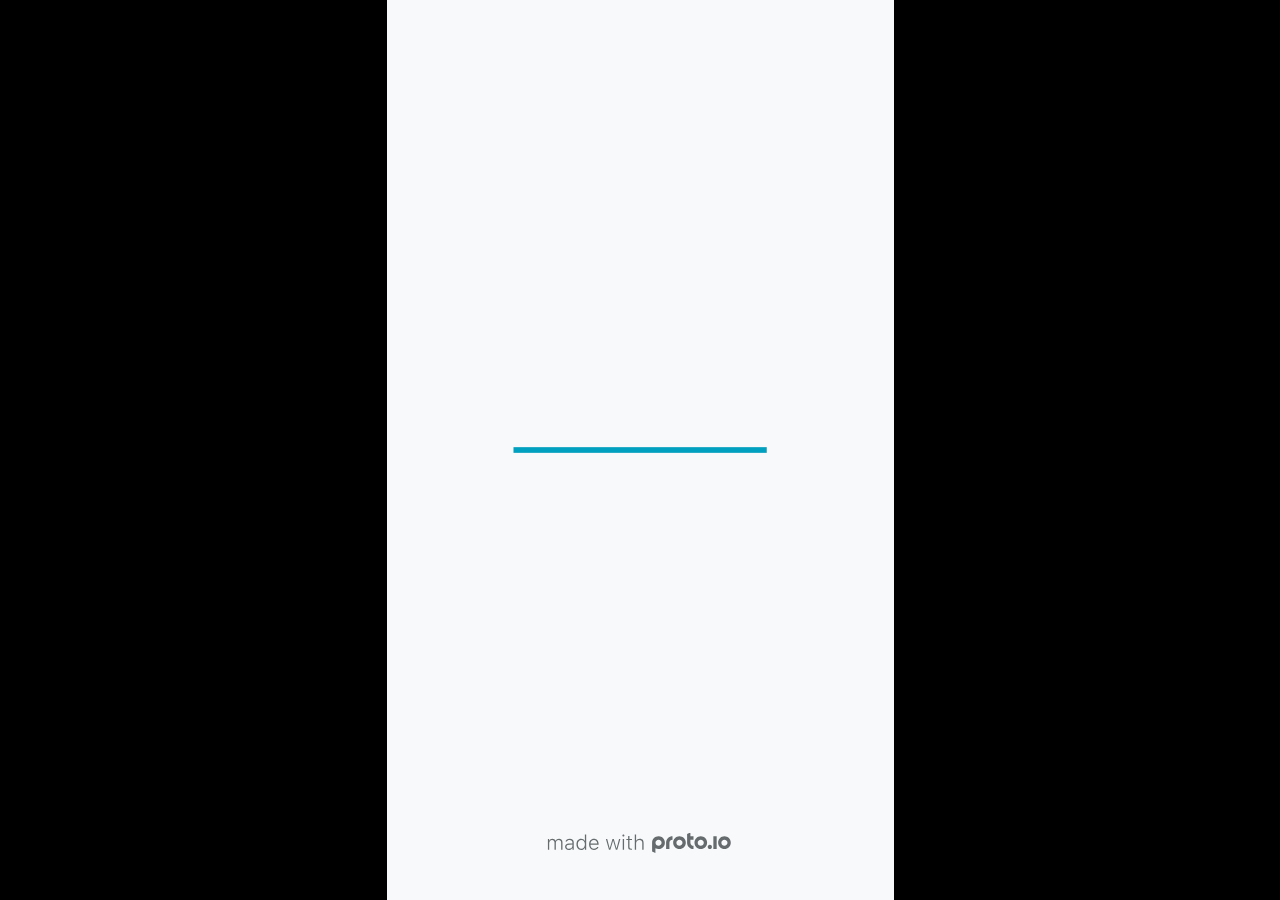
<file: fullscreen.html>
<!DOCTYPE HTML>
	<head>
		<meta charset="utf-8">

        
			<meta name="HandheldFriendly" content="True">
			<meta name="MobileOptimized" content="360"> 

			
			
			
			<meta name="viewport" content="minimum-scale=1, maximum-scale=1, initial-scale=1, user-scalable=no, shrink-to-fit=no" />

			

			<meta name="format-detection" content="telephone=no">


			
				<meta name="mobile-web-app-capable" content="yes">
            

            
            <link rel="icon" sizes="192x192" href="./src/assets/branding/android-icon-hires.png">
            <link rel="icon" sizes="128x128" href="./src/assets/branding/android-icon.png">

            
            <link href="./src/assets/branding/apple-touch-icon-retina180.png" sizes="180x180" rel="apple-touch-icon">

            
            <link href="./src/assets/branding/apple-touch-icon-retina.png" sizes="114x114" rel="apple-touch-icon">

            
            <link href="./src/assets/branding/apple-touch-icon.png" sizes="57x57" rel="apple-touch-icon">

            
            <link href="./src/assets/branding/startup.png" media="(device-width: 320px)" rel="apple-touch-startup-image">

            
            <link href="./src/assets/branding/startup-retina.png" media="(device-width: 320px) and (device-height: 480px) and (-webkit-device-pixel-ratio: 2)" rel="apple-touch-startup-image">

            
            <link href="./src/assets/branding/startup-568.png" media="(device-width: 320px) and (device-height: 568px) and (-webkit-device-pixel-ratio: 2)" rel="apple-touch-startup-image">

            
            <link href="./src/assets/branding/startup-retina-6.png" media="(device-width: 375px) and (device-height: 667px) and (orientation: portrait) and (-webkit-device-pixel-ratio: 2)" rel="apple-touch-startup-image">

            
            <link href="./src/assets/branding/startup-retina-6plus.png" media="(device-width: 414px) and (device-height: 736px) and (orientation: portrait) and (-webkit-device-pixel-ratio: 3)" rel="apple-touch-startup-image">

            
            <link href="./src/assets/branding/startup-retina-6plus-landscape.png" media="(device-width: 414px) and (device-height: 736px) and (orientation: landscape) and (-webkit-device-pixel-ratio: 3)" rel="apple-touch-startup-image">

            
            <link href="./src/assets/branding/startup-ipad.png" media="(device-width: 768px) and (orientation: portrait)" rel="apple-touch-startup-image">

            
            <link href="./src/assets/branding/startup-ipad-landscape.png" media="(device-width: 768px) and (orientation: landscape)" rel="apple-touch-startup-image">

            
            <link href="./src/assets/branding/startup-ipad-retina.png" media="(device-width: 768px) and (orientation: portrait) and (-webkit-device-pixel-ratio: 2)" rel="apple-touch-startup-image">

            
            <link href="./src/assets/branding/startup-ipad-landscape-retina.png" media="(device-width: 768px) and (orientation: landscape) and (-webkit-device-pixel-ratio: 2)" rel="apple-touch-startup-image">

            
            <link href="./src/assets/branding/startup-ipad-pro.png" media="(device-width: 1024px) and (orientation: portrait) and (-webkit-device-pixel-ratio: 2)" rel="apple-touch-startup-image">

            
            <link href="./src/assets/branding/startup-ipad-pro-landscape.png" media="(device-width: 1024px) and (orientation: landscape) and (-webkit-device-pixel-ratio: 2)" rel="apple-touch-startup-image">

			<meta http-equiv="cleartype" content="on"> 


			

		<title>Untitled - Proto.io player</title>

		
				<link type="text/css" rel="stylesheet" href="./src/stylesheets/preview-letterbox-min.css">
				<script type="text/javascript" src="./src/scripts/preview-letterbox-min.js"></script>
			

		<script type="text/javascript">
			var prx = window.prx || {};
			prx.letterboxmode = true;
			prx.orientation = 'portrait';
			prx.orientations = {};
			prx.orientations.portrait = 1;
			prx.orientations.landscape = 1;
			prx.project = {};
			prx.project.id = '73da6010-ab1b-44a0-985a-ac7a0697857c';
			prx.project.title = 'Untitled';
			prx.project.version = 0;
			prx.project.livepreview = 0;
			prx.project.account = "jpbsolutions";
			prx.activePage = {};
			
				prx.user = false;
			
			prx.flashactions = 1;

			prx.device_library = 'material';
			prx.device = {
					name: prx.device
					,caption: "Android Mobile"
					,defaultOrientation: 'portrait'
					,portrait_applies: 1 //new
					,portrait: [360,640]
					,landscape_applies: 1 //new
					,landscape: [640,360]
					,allow_orientation_change: 1 && 1 //new

			}

			prx.url.crossmsg = 'https://jpbsolutions.proto.io';
			prx.ver = '6.8.9.0';
			prx.exitFullScreenUrl = 'https://jpbsolutions.proto.io/player/index.cfm?id=73da6010-ab1b-44a0-985a-ac7a0697857c';
			prx.openURL = '';
			prx.downloadURL = '';

			
		</script>

		

	</head>

	<body>

		
				<iframe id="pio-playerframe" src="./src/index.html" scrolling="NO" style="width: 360px; height: 640px;" webkitAllowFullScreen mozallowfullscreen allowFullScreen allowvr allow="autoplay"></iframe>
				
						<script type="text/javascript">
							// remove parameter from address bar immediately if no changes
							let url = new URL(window.location.href);
							url.searchParams.delete('hc');
							url.searchParams.delete('ap');
							window.history.replaceState({}, document.title, url.toString());
						</script>
					
	</body>

</html>
</file>
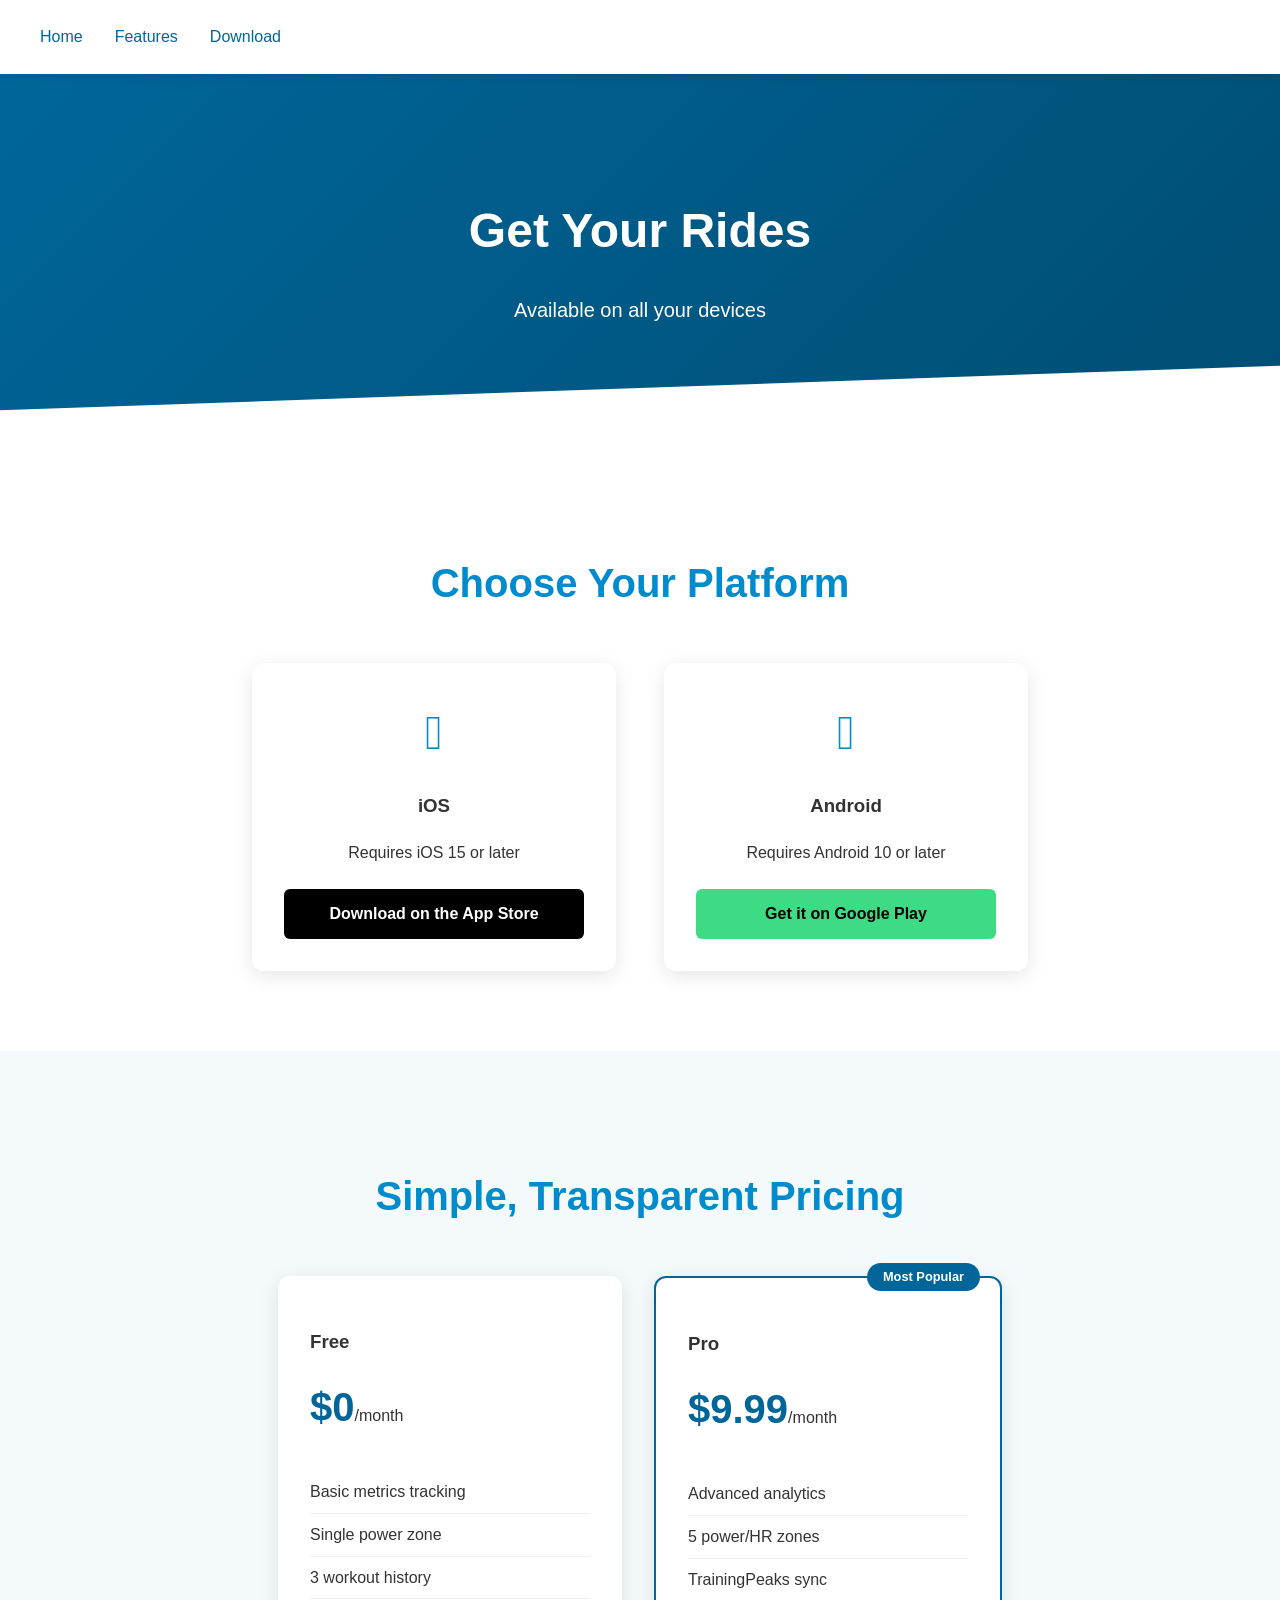
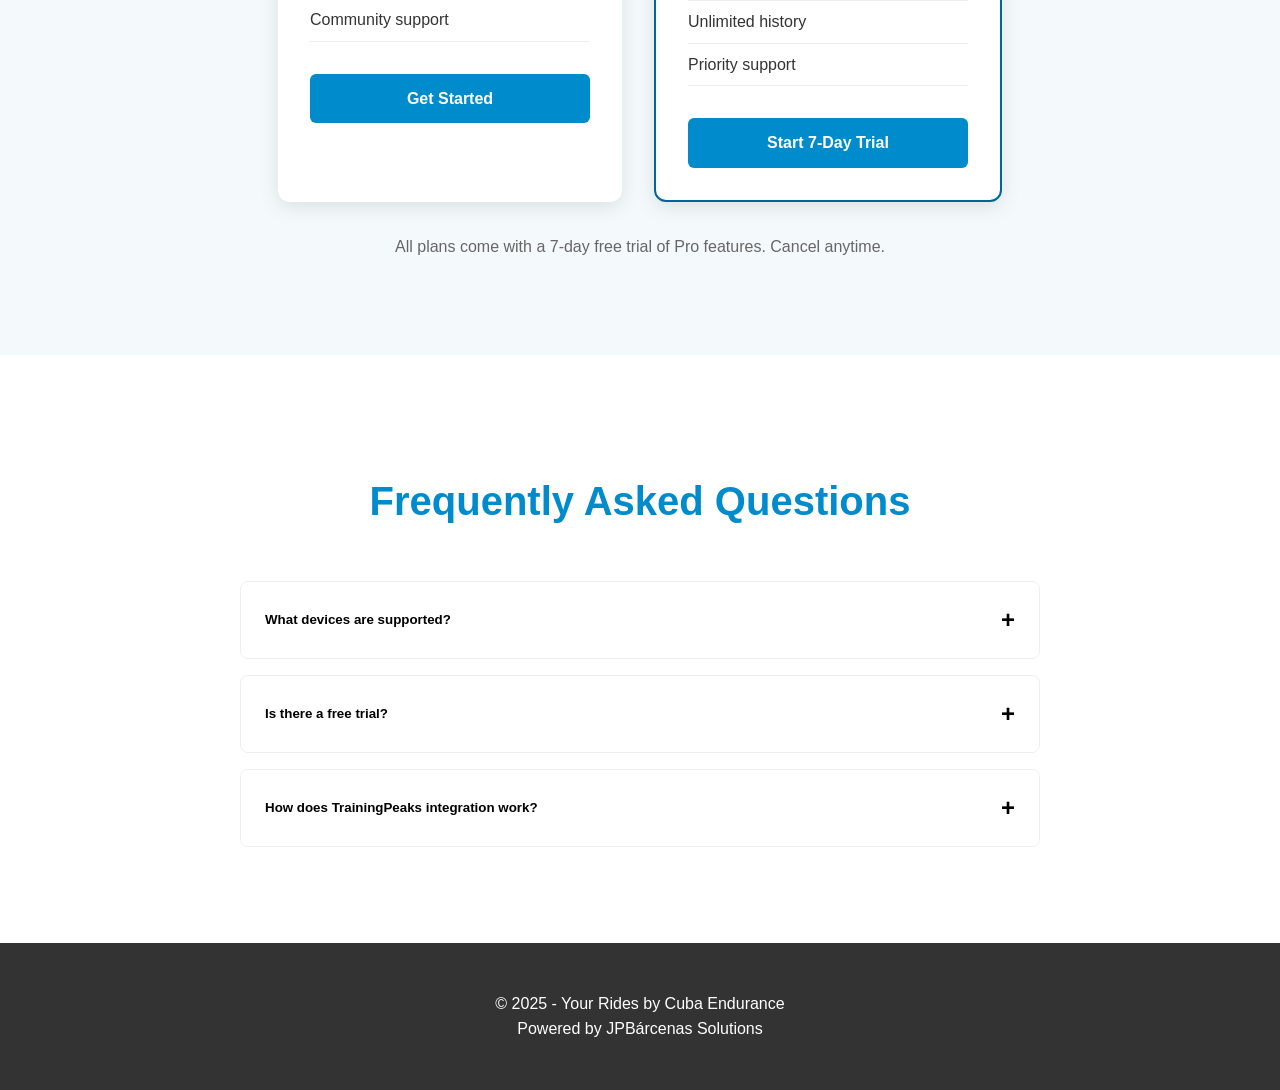
<file: projects/yourrides_landing/download.html>
<!DOCTYPE html>
<html lang="en">
<head>
    <meta charset="utf-8" />
    <meta name="viewport" content="width=device-width, initial-scale=1.0" />
    <title>Features - Your Rides by Cuba Endurance</title>
    <link rel="stylesheet" href="assets/css/site.css" />
    <link rel="stylesheet" href="assets/css/features-download.css" />
    <link rel="stylesheet" href="assets/css/app-mockup.css" />
    <link rel="stylesheet" href="assets/css/app-metrics.css" />
    <link rel="stylesheet" href="assets/css/app-workout.css" />
    <link rel="stylesheet" href="assets/css/feat-power.css" />
    <link rel="stylesheet" href="assets/css/feat-integration.css" />
    <link rel="stylesheet" href="assets/css/feat-heartrate.css" />
</head>
<body>
    <header b-u9da48whhf>
        <nav b-u9da48whhf>
            <div b-u9da48whhf class="nav-links">
                <a href="/">Home</a>
                <a href="/features.html">Features</a>
                <a href="/download.html">Download</a>
            </div>
        </nav>
    </header>

    <main b-u9da48whhf>
        
<!-- Hero Section -->
<section class="hero download-hero">
    <div class="hero-content">
        <h1>Get Your Rides</h1>
        <p>Available on all your devices</p>
    </div>
</section>

<!-- Download Options Section -->
<section class="download-options">
    <div class="section-title">
        <h2>Choose Your Platform</h2>
    </div>

    <div class="platform-cards">
        <div class="platform-card">
            <div class="platform-icon"></div>
            <h3>iOS</h3>
            <p>Requires iOS 15 or later</p>
            <a href="https://apps.apple.com" class="download-btn ios-btn">
                Download on the App Store
            </a>
        </div>

        <div class="platform-card">
            <div class="platform-icon"></div>
            <h3>Android</h3>
            <p>Requires Android 10 or later</p>
            <a href="https://play.google.com" class="download-btn android-btn">
                Get it on Google Play
            </a>
        </div>
    </div>
</section>

<!-- Pricing Section -->
<section class="pricing">
    <div class="section-title">
        <h2>Simple, Transparent Pricing</h2>
    </div>

    <div class="pricing-cards">
        <div class="pricing-card">
            <h3>Free</h3>
            <div class="price">$0<span>/month</span></div>
            <ul class="pricing-features">
                <li>Basic metrics tracking</li>
                <li>Single power zone</li>
                <li>3 workout history</li>
                <li>Community support</li>
            </ul>
            <a href="#" class="pricing-btn">Get Started</a>
        </div>

        <div class="pricing-card featured">
            <div class="featured-badge">Most Popular</div>
            <h3>Pro</h3>
            <div class="price">$9.99<span>/month</span></div>
            <ul class="pricing-features">
                <li>Advanced analytics</li>
                <li>5 power/HR zones</li>
                <li>TrainingPeaks sync</li>
                <li>Unlimited history</li>
                <li>Priority support</li>
            </ul>
            <a href="#" class="pricing-btn">Start 7-Day Trial</a>
        </div>
    </div>

    <div class="pricing-note">
        <p>All plans come with a 7-day free trial of Pro features. Cancel anytime.</p>
    </div>
</section>

<!-- FAQ Section -->
<section class="faq">
    <div class="section-title">
        <h2>Frequently Asked Questions</h2>
    </div>

    <div class="faq-container">
        <div class="faq-item">
            <button class="faq-question">
                What devices are supported?
                <span class="toggle-icon">+</span>
            </button>
            <div class="faq-answer">
                <p>Your Rides works with all ANT+ and Bluetooth Smart devices including power meters from Garmin, Stages, PowerTap, and more. We support heart rate monitors, speed/cadence sensors, and smart trainers.</p>
            </div>
        </div>

        <div class="faq-item">
            <button class="faq-question">
                Is there a free trial?
                <span class="toggle-icon">+</span>
            </button>
            <div class="faq-answer">
                <p>Yes! All new users get a 7-day free trial of our Pro features. No credit card required to start the trial.</p>
            </div>
        </div>

        <div class="faq-item">
            <button class="faq-question">
                How does TrainingPeaks integration work?
                <span class="toggle-icon">+</span>
            </button>
            <div class="faq-answer">
                <p>After connecting your TrainingPeaks account, your scheduled workouts automatically appear in the app. Completed workouts sync back with all your performance data including power zones, heart rate, and cadence metrics.</p>
            </div>
        </div>
    </div>
</section>
    </main>

    <footer b-u9da48whhf>
        &copy; 2025 - Your Rides by Cuba Endurance
        <br b-u9da48whhf />
        Powered by JPBárcenas Solutions
    </footer>

    <script src="assets/js/site.js"></script>

</body>
</html>
</file>
<file: assets/css/styles.css>
:root {
    --primary: #3498db;
    --secondary: #005aad;
    --light: #ecf0f1;
    --dark: #1a252f;
}

* {
    margin: 0;
    padding: 0;
    box-sizing: border-box;
    font-family: 'Segoe UI', Tahoma, Geneva, Verdana, sans-serif;
}

body {
    background-color: var(--light);
    color: var(--dark);
    line-height: 1.6;
}

header {
    background-color: var(--secondary);
    color: white;
    padding: 2rem 0;
    text-align: center;
}

.container {
    width: 90%;
    max-width: 1200px;
    margin: 0 auto;
    padding: 2rem 0;
}

h1 {
    font-size: 2.5rem;
    margin-bottom: 1rem;
}

.tagline {
    font-size: 1.2rem;
    opacity: 0.9;
}

.subline {
    font-size: 1rem;
    opacity: 0.9;
}

.subline a {
    color: var(--light);
}

.projects-grid {
    display: grid;
    grid-template-columns: repeat(auto-fill, minmax(300px, 1fr));
    gap: 2rem;
    margin-top: 2rem;
}

.project-card {
    background: white;
    border-radius: 8px;
    overflow: hidden;
    box-shadow: 0 4px 6px rgba(0, 0, 0, 0.1);
    transition: transform 0.3s ease;
}

.project-card:hover {
    transform: translateY(-5px);
}

.project-image {
    height: 200px;
    background-color: #ddd;
    background-size: cover;
    background-position: center;
}

.project-info {
    padding: 1.5rem;
}

.project-title {
    font-size: 1.3rem;
    margin-bottom: 0.5rem;
    color: var(--secondary);
}

.project-description {
    margin-bottom: 1rem;
    color: #666;
}

.project-links a {
    display: inline-block;
    padding: 0.5rem 1rem;
    background-color: var(--primary);
    color: white;
    text-decoration: none;
    border-radius: 4px;
    margin-right: 0.5rem;
    font-size: 0.9rem;
    transition: background-color 0.3s;
}

.project-links a:hover {
    background-color: var(--secondary);
}

footer {
    background-color: var(--secondary);
    color: white;
    text-align: center;
    padding: 1.5rem 0;
    margin-top: 2rem;
}

footer a {
    color: white;
    text-decoration: none;
    cursor: pointer;
}

footer a:hover {
    color: var(--primary);
}

@media (max-width: 768px) {
    .projects-grid {
        grid-template-columns: 1fr;
    }
}
</file>
<file: src/stylesheets/player-export.css>
/*!
 * 
 *                                                                       
 *                              ::;;;;                                   
 *    ::,,,,::    ::,,  ,,,,::::::11ii::,,::,,,,::      ::::,,::,,,,::   
 *  ,,111111ii,,::1111::111111ii::111111::111111ii,,    ii11,,ii111111,, 
 *  11ii::;;11;;ii11::iiii::;;11;;11ii::ii11::::11ii    ii11;;11;;::ii11 
 *  11;;  ::11ii11;;::11ii  ::11ii11ii,,iiii..  iiii    ii11;;11::  ;;11 
 *  1111;;ii11;;11;;,,ii11::ii11;;ii11;;;;11;;;;11;;;;;;ii11::11ii;;11ii 
 *  11111111;;::11;;  ::ii1111;;  ::ii11::ii1111ii::11ii;;11,,;;1111ii:: 
 *  11;;,,::  ,,::,,      ::,,        ::::  ::::    ,,,,::::    ::,,     
 *  ;;;;                                                                 
 *                                                                       
 *  Build: 8/23/2022, 12:10:50 PM
 */

/*!
 * Waves v0.5.5
 * http://fian.my.id/Waves
 *
 * Copyright 2014 Alfiana E. Sibuea and other contributors
 * Released under the MIT license
 * https://github.com/fians/Waves/blob/master/LICENSE
 */.mask-inner{position:relative;background-size:100% 100%;background-repeat:no-repeat}.mask-inner .mask-inner{transform:none!important}.mask-border .mborder,.mask-filter{height:100%;width:100%}.mask-border .mborder{border:1px solid hsla(0,0%,100%,.8);position:absolute;pointer-events:none}.mask-border .area-border{border:1px solid #00a1c0;left:0;top:0;position:absolute;transform-origin:0 0;box-sizing:border-box}.mask-border .mask-radius{width:100%;height:100%;overflow:hidden;position:absolute}.mask-border .mask-radius .mask-radius-border{position:relative;width:100%;height:100%;border:1px solid hsla(0,0%,100%,.8)}.mask-border.hide-handles .prx-resizable-handle{opacity:0;pointer-events:none!important}.mask-border.hide-handles .area-border{border:1px dashed #b4bcbf}.mask-wrapper{overflow:hidden;height:100%;pointer-events:none}.mask-wrapper.borderPos-inside{box-sizing:border-box}.mask-wrapper.borderPos-outside{width:100%;height:100%}.mask-wrapper.borderPos-outside .mask-inner{box-sizing:content-box}.mask-edit-mode-handles{pointer-events:none}.mask-edit-mode-handles.hide-handles .prx-resizable-handle,.mask-edit-mode-handles.hide-handles .prx-rotate-handle{opacity:0;pointer-events:none!important}.mask-edit-mode-handles.hide-handles .xborder{border-color:#b4bcbf!important}abbr,address,article,aside,audio,b,blockquote,body,caption,cite,code,dd,del,dfn,div,dl,dt,em,fieldset,figure,footer,form,h1,h2,h3,h4,h5,h6,header,hgroup,html,i,iframe,img,ins,kbd,label,legend,li,mark,menu,nav,object,ol,p,pre,q,samp,section,small,span,strong,sub,sup,table,tbody,td,tfoot,th,thead,time,tr,ul,var,video{margin:0;padding:0;border:0;outline:0;font-size:100%;background:transparent}article,aside,details,figcaption,figure,footer,header,hgroup,nav,section{display:block}audio,canvas,video{display:inline-block;*display:inline;*zoom:1}[hidden],audio:not([controls]){display:none}html{font-size:100%;-webkit-text-size-adjust:100%;-ms-text-size-adjust:100%}body{margin:0;font-size:13px}body,button,input,select,textarea{font-family:sans-serif;color:#222}a{color:#00e}a:visited{color:#551a8b}a:hover{color:#06e}a:focus{outline:thin dotted}a:active,a:hover{outline:0}abbr[title]{border-bottom:1px dotted}b,strong{font-weight:700}blockquote{margin:1em 40px}dfn{font-style:italic}hr{display:block;height:1px;border:0;border-top:1px solid #ccc;margin:1em 0;padding:0}ins{background:#ff9;text-decoration:none}ins,mark{color:#000}mark{background:#ff0;font-style:italic;font-weight:700}code,kbd,pre,samp{font-family:monospace,serif;_font-family:courier new,monospace;font-size:1em}pre{white-space:pre;white-space:pre-wrap;word-wrap:break-word}q{quotes:none}q:after,q:before{content:"";content:none}small{font-size:85%}sub,sup{font-size:75%;line-height:0;position:relative;vertical-align:baseline}sup{top:-.5em}sub{bottom:-.25em}ol,ul{margin:1em 0;padding:0 0 0 40px}dd{margin:0 0 0 40px}nav ol,nav ul{list-style:none;list-style-image:none;margin:0;padding:0}img{border:0;-ms-interpolation-mode:bicubic}svg:not(:root){overflow:hidden}figure,form{margin:0}fieldset{margin:0}fieldset,legend{border:0;padding:0}legend{*margin-left:-7px}button,input,select,textarea{font-size:100%;margin:0;vertical-align:baseline;*vertical-align:middle}button,input{line-height:normal;*overflow:visible}table button,table input{*overflow:auto}[role=button],button,input[type=button],input[type=reset],input[type=submit]{-webkit-appearance:button}input[type=checkbox],input[type=radio]{box-sizing:border-box;padding:0}input[type=search]{-webkit-appearance:textfield;-moz-box-sizing:content-box;-webkit-box-sizing:content-box;box-sizing:content-box}input[type=search]::-webkit-search-decoration{-webkit-appearance:none}button::-moz-focus-inner{border:0;padding:0}textarea{overflow:auto;vertical-align:top;resize:vertical}input:invalid,textarea:invalid{background-color:#f0dddd}table{border-collapse:collapse;border-spacing:0}td{vertical-align:top}.nocallout{-webkit-touch-callout:none}textarea[contenteditable]{-webkit-appearance:none}.gifhidden{position:absolute;left:-100%}.ir{display:block;border:0;text-indent:-999em;overflow:hidden;background-color:transparent;background-repeat:no-repeat;text-align:left;direction:ltr}.ir br{display:none}.hidden{display:none!important;visibility:hidden}.visuallyhidden{border:0;clip:rect(0 0 0 0);height:1px;margin:-1px;overflow:hidden;padding:0;position:absolute;width:1px}.visuallyhidden.focusable:active,.visuallyhidden.focusable:focus{clip:auto;height:auto;margin:0;overflow:visible;position:static;width:auto}.invisible{visibility:hidden}.clearfix:after,.clearfix:before{content:"";display:table}.clearfix:after{clear:both}.clearfix{*zoom:1}@media print{*{background:transparent!important;color:#000!important;text-shadow:none!important;filter:none!important;-ms-filter:none!important}a,a:visited{text-decoration:underline}a[href]:after{content:" (" attr(href) ")"}abbr[title]:after{content:" (" attr(title) ")"}.ir a:after,a[href^="#"]:after,a[href^="javascript:"]:after{content:""}blockquote,pre{border:1px solid #999;page-break-inside:avoid}thead{display:table-header-group}img,tr{page-break-inside:avoid}img{max-width:100%!important}@page{margin:.5cm}h2,h3,p{orphans:3;widows:3}h2,h3{page-break-after:avoid}}#eval-iframe{display:none}body{-webkit-appearance:none;-webkit-box-flex:1;-webkit-touch-callout:none;-webkit-tap-highlight-color:rgba(0,0,0,0)}*{-webkit-user-select:none;-khtml-user-select:none;-moz-user-select:-moz-none;-o-user-select:none;user-select:none}input,textarea{-webkit-user-select:text;-khtml-user-select:text;-moz-user-select:text;-o-user-select:text;user-select:text}#dragarea{font-family:Helvetica,Arial,sans-serif;text-align:left}.text{height:95%;overflow:auto}.wrap{overflow:hidden}.pos,.spos{position:absolute}.action-highlight{position:absolute;top:0;left:0;height:100%;width:100%;background:rgba(255,255,0,.5);background:rgba(64,208,255,.3);opacity:0;pointer-events:none;-webkit-transition:opacity .2s ease-in;transition:opacity .2s ease-in;border:2px solid #40c8f4;padding:3px;box-sizing:border-box}.action-highlight-simple-visible,.action-highlight-visible{opacity:1}#appModeNote{background-color:#333;border-top:5px solid #000;bottom:0;color:#f0f0f0;display:none;font-family:helvetica;left:0;padding:10px 0;position:fixed;text-align:center;width:100%}#appModeNote em{display:block;font-size:20px;font-weight:700;line-height:26px}#appModeNote span{display:block;font-size:14px;line-height:20px}.hidden{display:none}.prx-page.loadedFrom{display:block}.prx-page.loadedTo{z-index:999999}.prx-page.loadedTo-1{z-index:10000000}.prx-page.loadedTo-2{z-index:10000001}.prx-page.loadedTo-3{z-index:10000002}.prx-page.loadedTo-4{z-index:10000003}.prx-page.loadedTo-5{z-index:10000004}.prx-page.loadedTo-6{z-index:10000005}.prx-page.loadedTo-7{z-index:10000006}.prx-page.loadedTo-8{z-index:10000007}.prx-page.loadedTo-9{z-index:10000008}.prx-page.loadedTo-10{z-index:10000009}.prx-page.loadedTo-11{z-index:10000010}.prx-page.loadedTo-12{z-index:10000011}.prx-page.loadedTo-13{z-index:10000012}.prx-page.loadedTo-14{z-index:10000013}.prx-page.loadedTo-15{z-index:10000014}.prx-page.loadedTo-16{z-index:10000015}.prx-page.loadedTo-17{z-index:10000016}.prx-page.loadedTo-18{z-index:10000017}.prx-page.loadedTo-19{z-index:10000018}.prx-page.loadedTo-20{z-index:10000019}.prx-page.loadedTo-21{z-index:10000020}.prx-page.loadedTo-22{z-index:10000021}.prx-page.loadedTo-23{z-index:10000022}.prx-page.loadedTo-24{z-index:10000023}.prx-page.loadedTo-25{z-index:10000024}.prx-page.loadedTo-26{z-index:10000025}.prx-page.loadedTo-27{z-index:10000026}.prx-page.loadedTo-28{z-index:10000027}.prx-page.loadedTo-29{z-index:10000028}.prx-page.loadedTo-30{z-index:10000029}#navigationbar,#statusbar{background:transparent 0 0;display:block;width:100%;border:0;top:0;position:fixed;z-index:1}#loader-wrapper{background:#f8f9fa;height:100%;left:0;position:fixed;top:0;width:100%;z-index:99999;font-size:11px}#loader-wrapper .progress{position:absolute;top:50%;left:50%;transform:translate(-50%,-50%);-ms-transform:translate(-50%,-50%);-webkit-transform:translate(-50%,-50%);width:50%;height:4px;background-color:#ddd}#loader-wrapper .progress-bar{position:relative;width:0;height:4px;-webkit-transition:.4s linear;-moz-transition:.4s linear;-o-transition:.4s linear;transition:.4s linear;-webkit-transition-property:width,background-color;-moz-transition-property:width,background-color;-o-transition-property:width,background-color;transition-property:width,background-color}#loader-wrapper .progress-bar:before,.progress-bar:after{content:"";position:absolute;top:0;left:0;right:0}#loader-wrapper .progress-bar:before{bottom:0;background-color:#ddd}#loader-wrapper .progress-bar:after{z-index:2;bottom:0;background:#00a1c0}#loader-wrapper #app-icon{position:absolute;top:50%;left:50%;transform:translate(-50%,-150%);-ms-transform:translate(-50%,-150%);-webkit-transform:translate(-50%,-150%);width:114px;height:114px}#loader-wrapper #poweredby{position:absolute;bottom:5%;left:50%;transform:translate(-50%);-ms-transform:translate(-50%);-webkit-transform:translate(-50%);width:100%;height:16px;background-image:url(/images/player/player-logo.svg);background-repeat:no-repeat;background-position:top;background-size:auto 200%;z-index:99999}body{-moz-transition:opacity .3s linear;-o-transition:opacity .3s linear;-webkit-transition:opacity .3s linear;transition:opacity .3s linear}.reloading{background:#fff!important;opacity:0}@media (min-width:481px) and (max-width:1079px){#loader-wrapper .progress,#loader-wrapper .progress-bar{height:4px}}@media (min-width:1080px){#loader-wrapper #poweredby{height:24px}#loader-wrapper .progress,#loader-wrapper .progress-bar{height:6px}}@media (width:1280px) and (height:768px){#loader-wrapper .progress,#loader-wrapper .progress-bar{height:2px}}.pointer-events-none{pointer-events:none!important}body .prx-page{-webkit-trans1form:translate3d(0,0,0)}.prx-page .type-symbol .box{-w1ebkit-transform:translateZ(0)}html{background:transparent}body{background:#fff;overflow:hidden}body.mobile-device-true *{-webkit-text-size-adjust:100%}body.mobile-device-false *{-webkit-text-size-adjust:initial}#window-wrapper{width:100%;height:100%;overflow:hidden;position:relative}#dragarea{background:transparent;display:none}#overlay,#quick-audios,#trash,#underlay{position:absolute;top:0;left:0}#quick-audios,#trash{display:none}.visible{display:block!important}.iScrollHorizontalScrollbar,.iScrollVerticalScrollbar{z-index:auto!important}.overlay{position:fixed;left:0;right:0;bottom:0;top:0}.ui-mobile-viewport-transitioning,.ui-mobile-viewport-transitioning .prx-page{o1verflow:visible!important}.box[style*="z-index:0;"],.box[style*="z-index: 0;"]{z-index:auto!important}.box[data-mpoverlay="1"]{pos1ition:fixed}#temp-for-external-link{display:none}#dragarea,html{background:transparent!important}.hide{display:none!important}*{outline:none}.ghost-component,.ghost-component *,.ghost-component .box *{pointer-events:none!important}#statusbar{position:fixed!important}.prx-page{position:absolute;display:none}.prx-page.prx-page-active,.prx-page[class*=prx-page-transitioning-]{display:block}.prx-page[class*=prx-page-transitioning-]{overflow:hidden}.prx-page.prx-page-transitioning-overlay-in-source,.prx-page.prx-page-transitioning-overlay-out-target{overflow:visible}.prx-page.prx-page-below{z-index:10}.prx-page.prx-page-above{z-index:20}#overlay{z-index:30}.prx-page.prx-page-transition-flip,.prx-page.prx-page-transition-turn{-webkit-backface-visibility:hidden;-moz-backface-visibility:hidden;backface-visibility:hidden}.prx-page.prx-page-transition-turn{-webkit-transform:translateZ(0);-moz-transform:translateZ(0);-webkit-transform-origin:0 center;-moz-transform-origin:0 center;transform-origin:0 center;transform:translateZ(0)}.prx-page.prx-page-transition-flow:not(.prx-page-transition-flow-overlay),.prx-page.prx-page-transition-overlay-top{box-shadow:0 0 20px rgba(0,0,0,.4)}.prx-page-above.prx-page-transition-notificationInWatchOS{transition:background-color .45s ease-out}.prx-page-above.prx-page-transition-notificationInWatchOS.prx-page-transition-notificationInWatchOS-notification-in{background-color:transparent!important;transition:background-color 0s ease-out}.device-cursor-touch,.device-cursor-touch *{cursor:url(/images/player/touch-cursor-64.png) 32 32,default!important;cursor:-webkit-image-set(url("/images/player/touch-cursor-64.png") 1x,url("/images/player/touch-cursor-64@2x.png") 2x) 32 32,default!important}.device-cursor-web,.device-cursor-web *{cursor:default}.device-cursor-web .delayedtap,.device-cursor-web .delayedtap *,.device-cursor-web .interaction-click,.device-cursor-web .interaction-click *,.device-cursor-web .interaction-tap,.device-cursor-web .interaction-tap *,.device-cursor-web .release,.device-cursor-web .release *,.device-cursor-web .touch,.device-cursor-web .touch *{cursor:pointer;cursor:hand}.device-cursor-web [data-component-type=text]{cursor:default}.device-cursor-web .move,.device-cursor-web .move *{cursor:move}.device-cursor-web input,.device-cursor-web textarea{cursor:text}.do-chrome-fix #window-wrapper{-webkit-perspective:1}.do-chrome-fix .pos{-webkit-backface-visibility:hidden;-webkit-transform:translateZ(0)}.do-chrome-fix *{-w1ebkit-transform:translateZ(0) scale(1) scaleX(1) skew(0deg,0deg) skewX(0deg) skewY(0deg) rotateX(0deg) rotateY(0deg) rotate(0deg)}.do-chrome-fix.dont-do-chrome-fix #window-wrapper{-webkit-perspective:none}.do-chrome-fix.dont-do-chrome-fix .pos{-webkit-backface-visibility:visible;-webkit-transform:none}.prx-page-transitioning:not(.prx-page-transitioning-overlay-in-source):not(.loadedFrom) [data-mpoverlay="1"]{display:none}#fps{position:fixed;z-index:9999;font-size:18px;top:20px;left:20px;background:rgba(0,0,0,.8);border-radius:6px;color:#fff;padding:3px 10px}#fps,.cbutton{pointer-events:none}.cbutton{position:absolute;display:inline-block;padding:0;border:none;background:none;color:#286aab;font-size:1.4em;overflow:visible;-webkit-transition:color .7s;transition:color .7s;-webkit-tap-highlight-color:rgba(0,0,0,0)}.cbutton.cbutton--click,.cbutton:focus{outline:none;color:#3c8ddc}.cbutton:after{position:absolute;width:100%;height:100%;border-radius:50%;content:"";opacity:0;pointer-events:none}.cbutton--effect-jelena:after{border:3px solid hsla(0,0%,82.7%,.7)}.cbutton--effect-jelena.cbutton--click:after{-webkit-animation:anim-effect-jelena .3s ease-out forwards;animation:anim-effect-jelena .3s ease-out forwards}@-webkit-keyframes anim-effect-jelena{0%{opacity:1;-webkit-transform:scale3d(.6,.6,1);transform:scale3d(.6,.6,1)}to{opacity:0;-webkit-transform:scale3d(1.2,1.2,1);transform:scale3d(1.2,1.2,1)}}@keyframes anim-effect-jelena{0%{opacity:1;-webkit-transform:scale3d(.5,.5,1);transform:scale3d(.5,.5,1)}to{opacity:0;-webkit-transform:scale3d(1.2,1.2,1);transform:scale3d(1.2,1.2,1)}}.cbutton--effect-sanja:after{background:hsla(0,0%,75.3%,.3)}.cbutton--effect-sanja.cbutton--click:after{-webkit-animation:anim-effect-sanja 1s ease-out forwards;animation:anim-effect-sanja 1s ease-out forwards}@-webkit-keyframes anim-effect-sanja{0%{opacity:1;-webkit-transform:scale3d(.5,.5,1);transform:scale3d(.5,.5,1)}25%{opacity:1;-webkit-transform:scaleX(1);transform:scaleX(1)}to{opacity:0;-webkit-transform:scaleX(1);transform:scaleX(1)}}@keyframes anim-effect-sanja{0%{opacity:1;-webkit-transform:scale3d(.5,.5,1);transform:scale3d(.5,.5,1)}25%{opacity:1;-webkit-transform:scaleX(1);transform:scaleX(1)}to{opacity:0;-webkit-transform:scaleX(1);transform:scaleX(1)}}#log{position:fixed;z-index:9999;font-size:24px;top:20px;right:20px;pointer-events:none}.watchOSscrollbars .iScrollVerticalScrollbar{position:fixed!important;width:12px!important;background-color:hsla(0,0%,100%,.3)!important;border-radius:8px!important;z-index:99999!important}.watchOSscrollbars .iScrollIndicator{background:#fff!important;border-radius:8px!important;left:2px!important;width:8px!important}.applewatch-rounded-corners{-webkit-clip-path:inset(0 0 0 0 round 63px);clip-path:inset(0 0 0 0 round 63px)}.group-action-prediv{position:absolute}.player .type-symbol.type-symbol-transparent .group-action-prediv{pointer-events:auto}.initialise-hidden-container{display:block!important;visibility:hidden!important}.a-enter-vr{height:0!important}.fullscreen-vr .prx-page{transform:none!important;position:fixed!important}

/*!
 * Waves v0.5.5
 * http://fian.my.id/Waves
 *
 * Copyright 2014 Alfiana E. Sibuea and other contributors
 * Released under the MIT license
 * https://github.com/fians/Waves/blob/master/LICENSE
 */.waves-effect{position:relative;overflow:hidden}.waves-effect.box{position:absolute}.waves-effect .waves-ripple{position:absolute;border-radius:50%;width:100px;height:100px;margin-top:-50px;margin-left:-50px;opacity:0;background-color:rgba(0,0,0,.2);pointer-events:none}.waves-effect.waves-light .waves-ripple{background-color:hsla(0,0%,100%,.4)}.waves-button,.waves-circle{-webkit-mask-image:-webkit-radial-gradient(circle,#fff 100%,#000 0);mask-image:radial-gradient(circle,#fff 100%,#000 0)}.waves-button,.waves-button-input,.waves-button:hover,.waves-button:link,.waves-button:visited{white-space:nowrap;vertical-align:middle;cursor:pointer;border:none;outline:none;color:inherit;background-color:transparent;font-size:14px;text-align:center;text-decoration:none;z-index:1}.waves-button{padding:10px 15px;border-radius:2px}.waves-button-input{margin:0;padding:10px 15px}.waves-input-wrapper{border-radius:2px;vertical-align:bottom}.waves-input-wrapper.waves-button{padding:0}.waves-input-wrapper .waves-button-input{position:relative;top:0;left:0;z-index:1}.waves-block{display:block}a.waves-effect .waves-ripple{z-index:-1}#loader-wrapper #poweredby{background-image:url(../images/player/player-logo.svg)!important}.device-cursor-touch,.device-cursor-touch *{cursor:url(../images/player/touch-cursor-64.png) 32 32,default!important;cursor:-webkit-image-set(url("../images/player/touch-cursor-64.png") 1x,url("../images/player/touch-cursor-64@2x.png") 2x) 32 32,default!important}
</file>
<file: src/libraries/common/components.1.00.css>
.type-shapes .shape-wrapper{width:100%;height:100%;-moz-box-sizing:border-box;-webkit-box-sizing:border-box;box-sizing:border-box;background-clip:content-box}.type-shapes .shapes-text-container{position:absolute;top:0;left:0;right:0;display:table;width:100%;height:100%;text-align:center}.type-shapes .shapes-text-container>span{display:table-cell;vertical-align:middle}.type-shapes svg{overflow:visible}.player .type-symbol{overflow:hidden}.player .type-symbol.symbol-scroll{-webkit-perspective:1000}.player .type-symbol.type-symbol-transparent{pointer-events:none !important}.player .type-symbol.type-symbol-transparent .box{pointer-events:auto}.type-symbol.fullscreen{transform:none !important;width:100vw !important;height:100vh !important}.type-symbol>.type-symbol-hover-message,.type-symbol.ui-draggable-dragging:hover>.type-symbol-hover-message,.type-symbol.prx-resizable-resizing:hover>.type-symbol-hover-message{display:none;position:absolute;color:#fff;font-family:Helvetica,Arial,sans-serif !important;background:rgba(0,0,0,.7);top:50%;left:50%;text-align:center;position:absolute;pointer-events:none;width:70px;height:30px;line-height:15px;font-size:10px !important;border-radius:3px;margin:-20px 0 0 -40px;padding:5px}.type-symbol:hover>.type-symbol-hover-message{display:block}.type-vrsymbol.fullscreen{transform:none !important;width:100vw !important;height:100vh !important}.type-vrsymbol.fullscreen canvas{width:100vw !important;height:100vh !important}.type-vrsymbol>.type-vrsymbol-hover-message,.type-vrsymbol.ui-draggable-dragging:hover>.type-vrsymbol-hover-message,.type-vrsymbol.prx-resizable-resizing:hover>.type-vrsymbol-hover-message{display:none;position:absolute;color:#fff;font-family:Helvetica,Arial,sans-serif !important;background:rgba(0,0,0,.7);top:50%;left:50%;text-align:center;position:absolute;pointer-events:none;width:70px;height:30px;line-height:15px;font-size:10px !important;border-radius:3px;margin:-20px 0 0 -40px;padding:5px}.type-vrsymbol:hover>.type-vrsymbol-hover-message{display:block}.type-text.v2-text .text-contents{o1verflow:hidden;width:100%;height:100%}.type-text.v2-text.box [data-editableProperty]{word-wrap:break-word !important}.type-text .autoresize{white-space:nowrap}.player .type-text .autoResize-true{white-space:nowrap}.type-richtext p{margin:0;line-height:normal}.type-rectangle .inner-rec{position:absolute;width:100%;height:100%;-moz-box-sizing:border-box;-webkit-box-sizing:border-box;box-sizing:border-box;background-clip:content-box}.type-rectangle .shapes-image-background{top:0;left:0;width:100%;height:100%;position:absolute;background-position:center;background-repeat:no-repeat}.type-rectangle[data-shape-type=oval] .shapes-image-background{border-radius:50%}.type-rectangle .shapes-text-container{display:table;width:100%;height:100%;text-align:center}.type-rectangle .shapes-text-container>span{display:table-cell;vertical-align:middle}.type-horizontalline .inner{width:100%;height:0}.type-verticalline .inner{width:0;height:100%}.type-actionarea .inner-rec{width:100%;height:100%}.type-actionarea .inner-rec div{width:100%;height:100%;background:#40c8f4;opacity:.4;-moz-box-sizing:border-box;-webkit-box-sizing:border-box;box-sizing:border-box}.type-actionarea .inner-rec div:before{content:" ";display:block;position:absolute;top:50%;left:50%;width:24px;height:24px;margin:-12px 0 0 -12px}.player .type-actionarea .inner-rec div{background:transparent}.player .type-actionarea .inner-rec div:before{background-image:none}.type-image,.type-image .type-image-wrapper{background:0 0 repeat;background-size:100% 100%;width:100%;height:100%;background-clip:content-box}.type-image .type-image-wrapper.type-image-svg{background:center center no-repeat;background-size:contain}.type-image .type-image-wrapper img{display:none}.player .type-image .type-image-wrapper.gif img{display:block !important;width:1px;height:1px;opacity:.1}.type-image.type-image-repeater,.type-image.type-image-repeater .type-image-wrapper{background-size:auto}.type-image .image-inner{width:100%;height:100%}.type-image .image-inner.borderPos-inside .type-image-wrapper{box-sizing:border-box;background-origin:border-box}.type-image .image-inner.borderPos-outside{display:-webkit-box;display:-moz-box;display:-ms-flexbox;display:-webkit-flex;display:flex;-moz-flex-flow:row;-ms-flex-flow:row;-webkit-flex-flow:row;flex-flow:row;-moz-box-orient:horizontal;-ms-box-orient:horizontal;-webkit-box-orient:horizontal;box-orient:horizontal;-ms-align-items:center;-webkit-align-items:center;align-items:center;-ms-box-align:center;-webkit-box-align:center;box-align:center;-ms-flex-align:center;-webkit-flex-align:center;flex-align:center;-ms-justify-content:center;-webkit-justify-content:center;justify-content:center;-ms-box-pack:center;-webkit-box-pack:center;box-pack:center;-ms-flex-pack:center;-webkit-flex-pack:center;flex-pack:center}.type-image .image-inner.borderPos-outside .type-image-wrapper{-ms-flex-shrink:0;-webkit-flex-shrink:0;flex-shrink:0;box-sizing:content-box}.type-image>.type-image-hover-message,.type-image.ui-draggable-dragging:hover>.type-image-hover-message,.type-image.prx-resizable-resizing:hover>.type-image-hover-message{display:none;position:absolute;color:#fff;font-family:Helvetica,Arial,sans-serif !important;background:rgba(0,0,0,.7);top:50%;left:50%;text-align:center;position:absolute;pointer-events:none;width:70px;height:30px;line-height:15px;font-size:10px !important;border-radius:3px;margin:-20px 0 0 -40px;padding:5px}.type-image:hover>.type-image-hover-message{display:block}.type-placeholder .bg{position:absolute;width:100%;height:100%;-moz-box-sizing:border-box;-webkit-box-sizing:border-box;box-sizing:border-box}.type-placeholder .diagonal{border:0px solid transparent;position:absolute;-moz-box-sizing:border-box;-webkit-box-sizing:border-box;box-sizing:border-box}.type-placeholder .diagonal1{-moz-transform-origin:0 0;-webkit-transform-origin:0 0;-o-transform-origin:0 0;transform-origin:0 0}.type-placeholder .diagonal2{-moz-transform-origin:right top;-webkit-transform-origin:right top;-o-transform-origin:right top;transform-origin:right top}.type-placeholder .contents{width:100%;height:100%;display:-webkit-box;display:-moz-box;display:-ms-flexbox;display:-webkit-flex;display:flex;-ms-justify-content:center;-webkit-justify-content:center;justify-content:center;-ms-box-pack:center;-webkit-box-pack:center;box-pack:center;-ms-flex-pack:center;-webkit-flex-pack:center;flex-pack:center;-ms-align-items:center;-webkit-align-items:center;align-items:center;-ms-box-align:center;-webkit-box-align:center;box-align:center;-ms-flex-align:center;-webkit-flex-align:center;flex-align:center}.type-placeholder .contents>span{display:inline-block}.type-placeholder .contents span[data-editableproperty]:empty{padding:0}.type-webview .webview-scroll-wrapper{width:100%;height:100%;-webkit-overflow-scrolling:touch;overflow:auto}.type-webview iframe{width:100%;height:100%;border:none}.type-html iframe{width:100%;height:100%;overflow:hidden;border:none}.type-animationtarget{position:relative}.type-animationtarget.type-animatiotarget-fixed-positioning{position:absolute}.type-animationtarget .animationtarget-circle{-moz-box-sizing:border-box;-webkit-box-sizing:border-box;box-sizing:border-box;width:0;height:0;position:absolute;top:0;left:0;border-radius:50%;display:none}.type-animationtarget .animationtarget-vertical{position:absolute;top:0}.type-animationtarget .animationtarget-horizontal{position:absolute;top:0%;left:0}.player .type-animationtarget{opacity:0 !important;pointer-events:none !important}.type-bannerad .bannerad-outer{display:table;height:100%;width:100%}.type-bannerad .bannerad-inner{display:table-cell;position:relative;text-align:center;vertical-align:middle;width:100%;background-size:100% 100%}.type-tooltip .tooltip-content-wrapper{width:100%;height:100%;position:relative}.type-tooltip .tooltip-content-wrapper .tooltip-outer{position:absolute;overflow:hidden}.type-tooltip .tooltip-content-wrapper .tooltip{position:absolute;-moz-transform:rotate(45deg);-webkit-transform:rotate(45deg);transform:rotate(45deg);filter:progid:DXImageTransform.Microsoft.Matrix(sizingMethod="auto expand", M11=0.7071067811865476, M12=-0.7071067811865475, M21=0.7071067811865475, M22=0.7071067811865476);-ms-filter:"progid:DXImageTransform.Microsoft.Matrix(SizingMethod='auto expand', M11=0.7071067811865476, M12=-0.7071067811865475, M21=0.7071067811865475, M22=0.7071067811865476)";-moz-box-sizing:border-box;-webkit-box-sizing:border-box;box-sizing:border-box}.type-tooltip .tooltip-content-wrapper .tooltip-content-outer{position:absolute;width:100%;height:100%;-moz-box-sizing:border-box;-webkit-box-sizing:border-box;box-sizing:border-box}.type-tooltip .tooltip-content-wrapper .tooltip-content{width:100%;height:100%;overflow:hidden;padding:10px;-moz-box-sizing:border-box;-webkit-box-sizing:border-box;box-sizing:border-box}.type-tooltip.verticalAlignCenter .tooltip-content{display:-webkit-box;display:-moz-box;display:-ms-flexbox;display:-webkit-flex;display:flex;-ms-box-align:center;-webkit-box-align:center;box-align:center;-ms-flex-align:center;-webkit-flex-align:center;flex-align:center;-ms-align-items:center;-webkit-align-items:center;align-items:center}.type-tooltip.verticalAlignCenter .tooltip-content .tooltip-text{width:100%}.type-vectoranimation .type-vectoranimation-wrapper{width:100%;height:100%}.type-vectoranimation .bodymovin,.type-vectoranimation .bodymovin-player{width:100%;height:100%}.type-vectoranimation .vector-inner{width:100%;height:100%}.type-vectoranimation .vector-inner.borderPos-inside .type-vectoranimation-wrapper{box-sizing:border-box;background-origin:border-box;overflow:hidden}.type-vectoranimation .vector-inner.borderPos-outside{display:-webkit-box;display:-moz-box;display:-ms-flexbox;display:-webkit-flex;display:flex;-moz-flex-flow:row;-ms-flex-flow:row;-webkit-flex-flow:row;flex-flow:row;-moz-box-orient:horizontal;-ms-box-orient:horizontal;-webkit-box-orient:horizontal;box-orient:horizontal;-ms-align-items:center;-webkit-align-items:center;align-items:center;-ms-box-align:center;-webkit-box-align:center;box-align:center;-ms-flex-align:center;-webkit-flex-align:center;flex-align:center;-ms-justify-content:center;-webkit-justify-content:center;justify-content:center;-ms-box-pack:center;-webkit-box-pack:center;box-pack:center;-ms-flex-pack:center;-webkit-flex-pack:center;flex-pack:center}.type-vectoranimation .vector-inner.borderPos-outside .type-vectoranimation-wrapper{-ms-flex-shrink:0;-webkit-flex-shrink:0;flex-shrink:0;box-sizing:content-box}.type-vectoranimation>.type-vectoranimation-hover-message,.type-vectoranimation.ui-draggable-dragging:hover>.type-vectoranimation-hover-message,.type-vectoranimation.prx-resizable-resizing:hover>.type-vectoranimation-hover-message{display:none;position:absolute;color:#fff;font-family:Helvetica,Arial,sans-serif !important;background:rgba(0,0,0,.7);top:50%;left:50%;text-align:center;position:absolute;pointer-events:none;width:70px;height:45px;line-height:15px;font-size:10px !important;border-radius:3px;margin:-27px 0 0 -40px;padding:5px}.type-vectoranimation:hover>.type-vectoranimation-hover-message{display:block}.type-basic-tabbar ul{margin:0;padding:0;list-style:none;height:100%}.type-basic-tabbar ul li{margin:0;padding:0;float:left;text-align:center;height:100%;position:relative}.type-basic-tabbar ul li:first-child{border-left:0 none !important}.type-basic-tabbar ul li input{display:none}.type-basic-tabbar ul li label{width:100%;height:100%;display:block}.type-basic-tabbar ul li label .icon-wrapper{width:100%;height:100%;display:block}.type-basic-tabbar ul li label .icon{height:100%;background-position:center center;background-repeat:no-repeat;background-size:auto 60%;-webkit-mask-size:auto 60%;mask-size:auto 60%;-webkit-mask-repeat:no-repeat;mask-repeat:no-repeat;-webkit-mask-position:center center;mask-position:center center}.type-basic-tabbar.type-basic-tabbar-icon-top ul li label .icon{height:75%}.type-basic-tabbar.type-basic-tabbar-icon-top ul li label .caption{display:inline-block;width:100%;height:25%;float:left}.type-generic-onoffswitch input[type=checkbox]{display:none}.type-generic-onoffswitch label{display:block;overflow:hidden}.type-generic-onoffswitch .onoffswitch-inner{width:200%;margin-left:-100%;-moz-transition:margin .3s ease-in 0s;-webkit-transition:margin .3s ease-in 0s;-ms-transition:margin .3s ease-in 0s;-o-transition:margin .3s ease-in 0s;transition:margin .3s ease-in 0s}.type-generic-onoffswitch input:checked+label .onoffswitch-inner{margin-left:0}.type-generic-onoffswitch .onoffswitch-inner div{float:left;width:50%;color:#fff;font-family:Trebuchet,Arial,sans-serif;font-weight:bold;-moz-box-sizing:border-box;-webkit-box-sizing:border-box;-ms-box-sizing:border-box;-o-box-sizing:border-box;box-sizing:border-box}.type-generic-onoffswitch .onoffswitch-inner .active{background-color:#2fccff;color:#fff}.type-generic-onoffswitch .onoffswitch-inner .inactive{background-color:#eee;color:#999;text-align:right}.type-generic-onoffswitch .onoffswitch-switch{background:#fff;position:absolute;top:0;bottom:0;-moz-transition:right .3s ease-in 0s;-webkit-transition:right .3s ease-in 0s;-ms-transition:right .3s ease-in 0s;-o-transition:right .3s ease-in 0s;transition:right .3s ease-in 0s}.type-generic-onoffswitch input:checked+label .onoffswitch-switch{right:0px !important}.type-datetime #background{box-sizing:border-box;margin:0;padding:0;height:100%;overflow:hidden;display:-webkit-box;display:-moz-box;display:-ms-flexbox;display:-webkit-flex;display:flex;-ms-justify-content:center;-webkit-justify-content:center;justify-content:center;-ms-box-pack:center;-webkit-box-pack:center;box-pack:center;-ms-flex-pack:center;-webkit-flex-pack:center;flex-pack:center;-ms-align-items:center;-webkit-align-items:center;align-items:center;-ms-box-align:center;-webkit-box-align:center;box-align:center;-ms-flex-align:center;-webkit-flex-align:center;flex-align:center}.type-datetime #datetime{width:100%}.type-basic-button .basic-button-inner{height:100%;width:100%;-moz-box-sizing:border-box;box-sizing:border-box;display:-webkit-box;display:-moz-box;display:-ms-flexbox;display:-webkit-flex;display:flex;-ms-box-pack:center;-webkit-box-pack:center;box-pack:center;-ms-flex-pack:center;-webkit-flex-pack:center;flex-pack:center;-ms-align-items:center;-webkit-align-items:center;align-items:center;-ms-box-align:center;-webkit-box-align:center;box-align:center;-ms-flex-align:center;-webkit-flex-align:center;flex-align:center;-moz-flex-flow:row;-ms-flex-flow:row;-webkit-flex-flow:row;flex-flow:row;-moz-box-orient:horizontal;-ms-box-orient:horizontal;-webkit-box-orient:horizontal;box-orient:horizontal;-ms-align-items:center;-webkit-align-items:center;align-items:center;-ms-box-align:center;-webkit-box-align:center;box-align:center;-ms-flex-align:center;-webkit-flex-align:center;flex-align:center}.type-basic-button .basic-button-icon{height:50%}.type-basic-button .basic-button-icon img{height:50%;vertical-align:middle}.type-basic-slider .slider-bar{position:absolute;top:50%;width:100%}.type-basic-slider .slider-bar-filled{height:100%}.type-basic-slider .slider-button{display:block;position:absolute;top:0;bottom:0}#iphoneX-notch-player{display:none}#iphoneX-notch-player{background:#000;position:absolute;z-index:9999999;pointer-events:none}#iphoneX-notch-player:before,#iphoneX-notch-player:after{content:"";display:block;background-color:#191919;position:absolute}#iphoneX-notch-player:after{border-radius:50%}#iphoneX-notch-player.portrait,#iphoneX-notch-player.portrait-p{left:50%;transform:translateX(-50%)}#iphoneX-notch-player.portrait:before,#iphoneX-notch-player.portrait-p:before{left:50%;transform:translateX(-50%)}#iphoneX-notch-player.portrait-p{display:block !important}#iphoneX-notch-player.landscape,#iphoneX-notch-player.landscape-p{top:50%;left:0;transform:translateY(-50%)}#iphoneX-notch-player.landscape:before,#iphoneX-notch-player.landscape-p:before{top:50%;transform:translateY(-50%)}#iphoneX-notch-player.landscape .iphoneX-notch-corners:before,#iphoneX-notch-player.landscape .iphoneX-notch-corners:after,#iphoneX-notch-player.landscape-p .iphoneX-notch-corners:before,#iphoneX-notch-player.landscape-p .iphoneX-notch-corners:after{left:auto;top:auto;right:auto}#iphoneX-notch-player.landscape-p-minus90{display:block !important;top:50%;right:0 !important;transform:translateY(-50%) rotate(180deg) !important}#iphoneX-notch-player.landscape-p-minus90:before{top:50%;transform:translateY(-50%)}#iphoneX-notch-player.landscape-p-minus90 .iphoneX-notch-corners:before,#iphoneX-notch-player.landscape-p-minus90 .iphoneX-notch-corners:after{left:auto;top:auto;right:auto}#iphoneX-notch-player.landscape-p{display:block !important}#iphoneX-notch-player .iphoneX-notch-corners{width:100%;height:100%;display:block}#iphoneX-notch-player .iphoneX-notch-corners:before,#iphoneX-notch-player .iphoneX-notch-corners:after{content:" ";display:block;position:absolute;top:0;background-position:0 0;background-repeat:no-repeat}#dragarea,.timeline-dragarea{font-size:16px}.type-richtext{font-size:12px !important}.type-richtext .fr-element{font-size:12px !important;f1ont-family:"Arial,sans-serif"}.type-basic-button.generic .basic-button-inner{padding:0px 10px}.type-basic-button.generic .basic-button-icon,.type-basic-button.generic .basic-button-text{margin:0px 6px}.type-placeholder .bg{border:5px solid #999}.type-placeholder .diagonal1{left:2px}.type-placeholder .diagonal2{right:2px}.type-placeholder .contents>span{margin:0 1px}.type-placeholder .contents span[data-editableproperty]{padding:5px}.type-placeholder .contents span[data-editableproperty] textarea{margin-left:-5px}.type-animationtarget .animationtarget-circle{border:2px solid #09c}.type-animationtarget .animationtarget-vertical{border-left:2px solid #09c;height:24px;margin-top:-4px}.type-animationtarget .animationtarget-horizontal{border-top:2px solid #09c;width:24px;margin-left:-4px}.type-tooltip .tooltip-content-wrapper .tooltip{width:40px;height:40px}.type-tooltip .tooltip-content-wrapper .tooltip-content{padding:10px}.type-basic-tabbar.type-basic-tabbar-icon-top ul li label .caption{margin-top:-5px}.type-generic-onoffswitch label{border:2px solid #999;border-radius:20px}.type-generic-onoffswitch .onoffswitch-inner div{padding:0px 10px;line-height:30px}.type-generic-onoffswitch .onoffswitch-switch{width:32px;border:2px solid #999;border-radius:20px;right:56px;margin:-1px}#iphoneX-notch-player:before{border-radius:6px}#iphoneX-notch-player:after{width:11px;height:11px}#iphoneX-notch-player.portrait,#iphoneX-notch-player.portrait-p{width:210px;height:30px;border-radius:0 0 22px 22px}#iphoneX-notch-player.portrait:before,#iphoneX-notch-player.portrait-p:before{width:50px;height:6px;top:6px}#iphoneX-notch-player.portrait:after,#iphoneX-notch-player.portrait-p:after{top:4px;right:54px}#iphoneX-notch-player.landscape,#iphoneX-notch-player.landscape-p,#iphoneX-notch-player.landscape-p-minus90{width:30px;height:210px;border-radius:0 22px 22px 0}#iphoneX-notch-player.landscape:before,#iphoneX-notch-player.landscape-p:before,#iphoneX-notch-player.landscape-p-minus90:before{width:6px;height:50px;left:6px}#iphoneX-notch-player.landscape:after,#iphoneX-notch-player.landscape-p:after,#iphoneX-notch-player.landscape-p-minus90:after{left:4px;top:54px}#iphoneX-notch-player .iphoneX-notch-corners{width:100%;height:100%}#iphoneX-notch-player .iphoneX-notch-corners:before,#iphoneX-notch-player .iphoneX-notch-corners:after{width:6px;height:6px}#iphoneX-notch-player .iphoneX-notch-corners:before{left:-6px;background-image:radial-gradient(circle at 0 100%, rgba(0, 0, 0, 0) 6px, #000 7px)}#iphoneX-notch-player .iphoneX-notch-corners:after{right:-6px;background-image:radial-gradient(circle at 100% 100%, rgba(0, 0, 0, 0) 6px, #000 7px)}#iphoneX-notch-player.landscape .iphoneX-notch-corners:before,#iphoneX-notch-player.landscape-p .iphoneX-notch-corners:before{top:-6px;background-image:radial-gradient(circle at 100% 0, rgba(0, 0, 0, 0) 6px, #000 7px)}#iphoneX-notch-player.landscape .iphoneX-notch-corners:after,#iphoneX-notch-player.landscape-p .iphoneX-notch-corners:after{bottom:-6px;background-image:radial-gradient(circle at 100% 100%, rgba(0, 0, 0, 0) 6px, #000 7px)}a-scene.round-corners-device .a-enter-vr{margin-right:10px}.type-basic-segmentedcontrol .icon{margin:5px}
</file>
<file: src/libraries/generic2/components.1.00.css>
.type-basic-checkbox label{display:-webkit-box;display:-moz-box;display:-ms-flexbox;display:-webkit-flex;display:flex;-ms-align-items:top;-webkit-align-items:top;align-items:top;-ms-box-align:top;-webkit-box-align:top;box-align:top;-ms-flex-align:top;-webkit-flex-align:top;flex-align:top;height:100%;width:100%}.type-basic-checkbox label .basic-checkbox-text{word-wrap:break-word}.type-basic-checkbox label .basic-checkbox-inner{position:absolute;-moz-box-sizing:border-box;box-sizing:border-box;display:-webkit-box;display:-moz-box;display:-ms-flexbox;display:-webkit-flex;display:flex;-ms-align-items:center;-webkit-align-items:center;align-items:center;-ms-box-align:center;-webkit-box-align:center;box-align:center;-ms-flex-align:center;-webkit-flex-align:center;flex-align:center;-moz-box-orient:horizontal;-ms-box-orient:horizontal;-webkit-box-orient:horizontal;box-orient:horizontal;-ms-justify-content:center;-webkit-justify-content:center;justify-content:center;-ms-box-pack:center;-webkit-box-pack:center;box-pack:center;-ms-flex-pack:center;-webkit-flex-pack:center;flex-pack:center}.type-basic-checkbox input{display:none}.type-basic-checkbox label .basic-checkbox-icon{display:none;height:50%}.type-basic-checkbox input:checked+label .basic-checkbox-inner .basic-checkbox-icon{display:block}.type-basic-searchbar input,.type-basic-searchbar .basic-searchbar-faux-input{-moz-box-sizing:border-box;-webkit-box-sizing:border-box;box-sizing:border-box;height:100%;width:100%;border:medium none;-webkit-appearance:none;-moz-appearance:none;appearance:none}.type-basic-searchbar .basic-searchbar-faux-input{overflow:hidden}.type-basic-searchbar.box.current-component [data-editableProperty] textarea{height:100% !important;vertical-align:initial}.type-basic-searchbar .basic-searchbar-icon{background:center center no-repeat;background-size:contain;display:block;height:100%}.type-basic-searchbar .basic-searchbar-icon-faux{height:100%}.type-basic-searchbar .basic-searchbar-icon-erase{height:40%;background:center center no-repeat;background-size:contain;visibility:hidden}.type-basic-searchbar input,.type-basic-searchbar .basic-searchbar-faux-input{background-color:transparent}.type-basic-searchbar input:valid+.basic-searchbar-input-overlay,.type-basic-searchbar input:focus+.basic-searchbar-input-overlay,.type-basic-searchbar .basic-searchbar-faux-input:not(:empty)+.basic-searchbar-faux-input-overlay{-ms-flex-line-pack:start;-webkit-flex-line-pack:start;align-flex-line-pack:start;-ms-align-content:flex-start;-webkit-align-content:flex-start;align-content:flex-start;-ms-box-pack:start;-webkit-box-pack:start;box-pack:start;-ms-flex-pack:start;-webkit-flex-pack:start;flex-pack:start;-ms-justify-content:flex-start;-webkit-justify-content:flex-start;justify-content:flex-start}.type-basic-searchbar input:valid~.basic-searchbar-icon-erase{visibility:visible}.type-basic-searchbar .basic-searchbar-faux-input:not(:empty)~.basic-searchbar-icon-erase{visibility:visible}.type-basic-searchbar .basic-searchbar-faux-input:not(:empty)+.basic-searchbar-faux-input-overlay .placeholder-input{display:none}.type-basic-searchbar input:invalid{box-shadow:none}.type-basic-searchbar .basic-searchbar-input-overlay,.type-basic-searchbar .basic-searchbar-faux-input-overlay{width:100%;height:100%;position:absolute;left:0;top:0;pointer-events:none;display:-webkit-box;display:-moz-box;display:-ms-flexbox;display:-webkit-flex;display:flex;-ms-box-align:center;-webkit-box-align:center;box-align:center;-ms-flex-align:center;-webkit-flex-align:center;flex-align:center;-ms-align-items:center;-webkit-align-items:center;align-items:center;-ms-box-pack:center;-webkit-box-pack:center;box-pack:center;-ms-flex-pack:center;-webkit-flex-pack:center;flex-pack:center;-ms-justify-content:center;-webkit-justify-content:center;justify-content:center}.type-basic-searchbar.textAlign-left .basic-searchbar-input-overlay,.type-basic-searchbar.textAlign-left .basic-searchbar-faux-input-overlay{-ms-box-pack:start;-webkit-box-pack:start;box-pack:start;-ms-flex-pack:start;-webkit-flex-pack:start;flex-pack:start;-ms-justify-content:flex-start;-webkit-justify-content:flex-start;justify-content:flex-start}.type-basic-searchbar.textAlign-right input:valid+.basic-searchbar-input-overlay,.type-basic-searchbar.textAlign-right input:focus+.basic-searchbar-input-overlay,.type-basic-searchbar.textAlign-right .basic-searchbar-faux-input:not(:empty)+.basic-searchbar-faux-input-overlay{-ms-flex-line-pack:justify;-webkit-flex-line-pack:justify;align-flex-line-pack:justify;-ms-align-content:space-between;-webkit-align-content:space-between;align-content:space-between;-ms-box-pack:justify;-webkit-box-pack:justify;box-pack:justify;-ms-flex-pack:justify;-webkit-flex-pack:justify;flex-pack:justify;-ms-justify-content:space-between;-webkit-justify-content:space-between;justify-content:space-between}.type-basic-searchbar.textAlign-right .basic-searchbar-input-overlay,.type-basic-searchbar.textAlign-right .basic-searchbar-faux-input-overlay{-ms-box-pack:justify;-webkit-box-pack:justify;box-pack:justify;-ms-flex-pack:justify;-webkit-flex-pack:justify;flex-pack:justify;-ms-justify-content:space-between;-webkit-justify-content:space-between;justify-content:space-between}.type-basic-searchbar .basic-searchbar-input-flex{width:100%;height:100%;position:absolute;-moz-box-sizing:border-box;-webkit-box-sizing:border-box;box-sizing:border-box;display:-webkit-box;display:-moz-box;display:-ms-flexbox;display:-webkit-flex;display:flex;-ms-box-align:center;-webkit-box-align:center;box-align:center;-ms-flex-align:center;-webkit-flex-align:center;flex-align:center;-ms-align-items:center;-webkit-align-items:center;align-items:center;-ms-box-pack:start;-webkit-box-pack:start;box-pack:start;-ms-flex-pack:start;-webkit-flex-pack:start;flex-pack:start;-ms-justify-content:flex-start;-webkit-justify-content:flex-start;justify-content:flex-start}.type-basic-searchbar .basic-searchbar-input-flex .basic-searchbar-icon,.type-basic-searchbar .basic-searchbar-input-flex .basic-searchbar-icon-faux{-ms-flex-grow:0;-webkit-flex-grow:0;flex-grow:0;-ms-flex-shrink:0;-webkit-flex-shrink:0;flex-shrink:0}.type-basic-select.ui-selected,.type-basic-select.display-on-top{position:absolute;z-index:100 !important}.type-basic-select .basic-select-contextmenu{display:none;position:absolute;min-width:75%;box-sizing:border-box}.type-basic-select.current-component .basic-select-contextmenu{display:block}.type-basic-select .basic-select-item{position:relative;white-space:nowrap;display:-webkit-box;display:-moz-box;display:-ms-flexbox;display:-webkit-flex;display:flex;-ms-flex-direction:row;-moz-flex-direction:row;-webkit-flex-direction:row;flex-direction:row}.type-basic-select .basic-select-item .error-msg{-ms-align-self:center;-webkit-align-self:center;align-self:center;-ms-flex-item-align:center;-webkit-flex-item-align:center;flex-item-align:center;width:100%}.type-basic-select .basic-select-item .image{-ms-align-self:center;-webkit-align-self:center;align-self:center;-ms-flex-item-align:center;-webkit-flex-item-align:center;flex-item-align:center;display:-webkit-box;display:-moz-box;display:-ms-flexbox;display:-webkit-flex;display:flex;-ms-justify-content:center;-webkit-justify-content:center;justify-content:center;-ms-box-pack:center;-webkit-box-pack:center;box-pack:center;-ms-flex-pack:center;-webkit-flex-pack:center;flex-pack:center}.type-basic-select .basic-select-item .image img{-ms-align-self:center;-webkit-align-self:center;align-self:center;-ms-flex-item-align:center;-webkit-flex-item-align:center;flex-item-align:center;display:none}.type-basic-select .basic-select-item.active img{display:block}.type-basic-select .select-trigger{overflow:hidden;height:100%;-moz-box-sizing:border-box;-webkit-box-sizing:border-box;box-sizing:border-box;text-overflow:ellipsis}.type-basic-select .select-trigger-icon{height:100%;float:right;background:center center no-repeat;background-size:50%}.type-basic-dropdown.ui-selected,.type-basic-dropdown.display-on-top{position:absolute;z-index:100 !important}.type-basic-dropdown.position-dropdown-flex-end .basic-dropdown-wrapper{-ms-justify-content:flex-end;-webkit-justify-content:flex-end;justify-content:flex-end;-ms-box-pack:end;-webkit-box-pack:end;box-pack:end;-ms-flex-pack:end;-webkit-flex-pack:end;flex-pack:end}.type-basic-dropdown.position-dropdown-center .basic-dropdown-wrapper{-ms-justify-content:center;-webkit-justify-content:center;justify-content:center;-ms-box-pack:center;-webkit-box-pack:center;box-pack:center;-ms-flex-pack:center;-webkit-flex-pack:center;flex-pack:center}.type-basic-dropdown.position-dropdown-flex-start .basic-dropdown-wrapper{-ms-justify-content:flex-start;-webkit-justify-content:flex-start;justify-content:flex-start;-ms-box-pack:start;-webkit-box-pack:start;box-pack:start;-ms-flex-pack:start;-webkit-flex-pack:start;flex-pack:start}.type-basic-dropdown .basic-dropdown-wrapper{display:-webkit-box;display:-moz-box;display:-ms-flexbox;display:-webkit-flex;display:flex}.type-basic-dropdown .basic-dropdown-contextmenu{display:none}.type-basic-dropdown.current-component .basic-dropdown-contextmenu{display:block}.type-basic-dropdown .basic-dropdown-item{position:relative;white-space:nowrap}.type-basic-dropdown .dropdown-trigger{overflow:hidden;height:100%;-moz-box-sizing:border-box;-webkit-box-sizing:border-box;box-sizing:border-box;display:-webkit-box;display:-moz-box;display:-ms-flexbox;display:-webkit-flex;display:flex;-ms-flex-wrap:nowrap;-moz-flex-wrap:nowrap;-webkit-flex-wrap:nowrap;flex-wrap:nowrap;-ms-justify-content:space-between;-webkit-justify-content:space-between;justify-content:space-between;-ms-box-pack:justify;-webkit-box-pack:justify;box-pack:justify;-ms-flex-pack:justify;-webkit-flex-pack:justify;flex-pack:justify}.type-basic-dropdown .basic-dropdown-active-value{overflow:hidden;text-overflow:ellipsis;white-space:nowrap;display:block;min-width:1px;-ms-flex-grow:99999;-webkit-flex-grow:99999;flex-grow:99999}.type-basic-dropdown .dropdown-trigger-icon{height:100%;-ms-flex-grow:1;-webkit-flex-grow:1;flex-grow:1;display:-webkit-box;display:-moz-box;display:-ms-flexbox;display:-webkit-flex;display:flex;-ms-align-items:center;-webkit-align-items:center;align-items:center}.type-basic-dropdown .dropdown-trigger-icon img{width:auto;height:60%}.type-basic-dropdown iframe.fr-iframe{width:100%}.type-basic-radiobutton label{display:-webkit-box;display:-moz-box;display:-ms-flexbox;display:-webkit-flex;display:flex;-ms-align-items:top;-webkit-align-items:top;align-items:top;-ms-box-align:top;-webkit-box-align:top;box-align:top;-ms-flex-align:top;-webkit-flex-align:top;flex-align:top}.type-basic-radiobutton .bordered-circle{box-sizing:border-box;border-radius:50%;border-style:solid;position:relative}.type-basic-radiobutton .bordered-circle .circle{top:50%;left:50%;display:none;box-sizing:border-box;border-radius:50%;background-clip:content-box;border:0px solid transparent;position:absolute}.type-basic-radiobutton input:checked+label .circle{display:block}.type-basic-switch input{display:none}.type-basic-switch label{display:flex;align-items:center;height:100%;width:100%}.type-basic-switch .switch-background{display:block;position:relative;-webkit-box-sizing:border-box;-moz-box-sizing:border-box;box-sizing:border-box;-webkit-transition:all .3s ease-in;-moz-transition:all .3s ease-in;-o-transition:all .3s ease-in;transition:all .3s ease-in}.type-basic-switch .switch{position:absolute;-webkit-box-sizing:border-box;-moz-box-sizing:border-box;box-sizing:border-box;-webkit-transition:all .3s ease-in;-moz-transition:all .3s ease-in;-o-transition:all .3s ease-in;transition:all .3s ease-in;top:50%;-webkit-transform:translate(0, -50%);-moz-transform:translate(0, -50%);-o-transform:translate(0, -50%);transform:translate(0, -50%)}.type-basic-pagecontroller .basic-pagecontroller-inner{width:100%;height:100%;-moz-box-sizing:border-box;box-sizing:border-box;display:-webkit-box;display:-webkit-flexbox;display:-ms-flexbox;display:-webkit-flex;display:flex}.type-basic-pagecontroller .basic-pagecontroller-button{height:100%;-webkit-box-flex:1;-webkit-flex-grow:1;-ms-flex-grow:1;flex-grow:1;display:-webkit-box;-webkit-box-orient:horizontal;-webkit-box-pack:center;-webkit-box-align:center;display:-webkit-flexbox;display:-ms-flexbox;display:-webkit-flex;display:flex;-ms-justify-content:center;-webkit-justify-content:center;justify-content:center}.type-basic-pagecontroller .basic-pagecontroller-button input{display:none}.type-basic-pagecontroller .basic-pagecontroller-button label{height:100%;display:block}.type-basic-progressbar .progressbar-bar{width:100%;height:100%}.type-basic-progressbar .progressbar-bar-filled{height:100%}.type-basic-buttongroup .basic-buttongroup-inner{width:100%;height:100%;-moz-box-sizing:border-box;box-sizing:border-box;display:-webkit-box;display:-moz-box;display:-ms-flexbox;display:-webkit-flex;display:flex}.type-basic-buttongroup .basic-buttongroup-button{-webkit-box-flex:1;-ms-flex-grow:1;-webkit-flex-grow:1;flex-grow:1;-ms-flex-basis:1px;-webkit-flex-basis:1px;flex-basis:1px;position:relative;overflow:hidden}.type-basic-buttongroup .basic-buttongroup-button input{display:none}.type-basic-buttongroup .basic-buttongroup-button label{width:100%;height:100%;text-align:center;box-sizing:border-box;display:-webkit-box;-webkit-box-orient:horizontal;-webkit-box-pack:center;-webkit-box-align:center;display:-webkit-box;display:-moz-box;display:-ms-flexbox;display:-webkit-flex;display:flex;-ms-align-items:center;-webkit-align-items:center;align-items:center;-ms-box-align:center;-webkit-box-align:center;box-align:center;-ms-flex-align:center;-webkit-flex-align:center;flex-align:center;-ms-justify-content:center;-webkit-justify-content:center;justify-content:center;-ms-box-pack:center;-webkit-box-pack:center;box-pack:center;-ms-flex-pack:center;-webkit-flex-pack:center;flex-pack:center;position:absolute;top:0;left:0;right:0;bottom:0}.type-basic-buttongroup .basic-buttongroup-button label .icon-wrapper{max-width:100%;position:relative}.type-basic-buttongroup .basic-buttongroup-button label .icon-wrapper .icon{position:absolute;top:0;left:0;right:0;bottom:0}.type-basic-buttongroup .basic-buttongroup-button:first-child{border-left:0 none !important}.type-basic-buttongroup.iconpos-top .basic-buttongroup-button label{-ms-flex-direction:column;-moz-flex-direction:column;-webkit-flex-direction:column;flex-direction:column}.type-basic-buttongroup.iconpos-left .basic-buttongroup-button label,.type-basic-buttongroup.iconpos-right .basic-buttongroup-button label,.type-basic-buttongroup.iconpos-none .basic-buttongroup-button label,.type-basic-buttongroup.iconpos-notext .basic-buttongroup-button label{-ms-flex-direction:row;-moz-flex-direction:row;-webkit-flex-direction:row;flex-direction:row}.type-basic-buttongroup.iconpos-top .basic-buttongroup-button label .caption{-ms-flex-grow:1;-webkit-flex-grow:1;flex-grow:1}.type-basic-buttongroup.iconpos-top.iconSize-1 .basic-buttongroup-button label .icon-wrapper{-ms-flex-grow:1.5;-webkit-flex-grow:1.5;flex-grow:1.5}.type-basic-buttongroup.iconpos-top.iconSize-2 .basic-buttongroup-button label .icon-wrapper{-ms-flex-grow:3;-webkit-flex-grow:3;flex-grow:3}.type-basic-buttongroup.iconpos-top.iconSize-3 .basic-buttongroup-button label .icon-wrapper{-ms-flex-grow:4.5;-webkit-flex-grow:4.5;flex-grow:4.5}.type-basic-buttongroup.iconpos-top.iconSize-4 .basic-buttongroup-button label .icon-wrapper{-ms-flex-grow:6;-webkit-flex-grow:6;flex-grow:6}.type-basic-buttongroup.iconpos-top.iconSize-5 .basic-buttongroup-button label .icon-wrapper{-ms-flex-grow:8.5;-webkit-flex-grow:8.5;flex-grow:8.5}.type-basic-buttongroup .icon{overflow:hidden;background-position:center center;background-repeat:no-repeat;background-size:auto 60%;-webkit-mask-size:auto 60%;mask-size:auto 60%;-webkit-mask-repeat:no-repeat;mask-repeat:no-repeat;-webkit-mask-position:center center;mask-position:center center}.type-basic-buttongroup .icon img{opacity:0}.type-basic-buttongroup.type-basic-buttongroup div div label .top{display:inline-block;width:100%;height:25%;float:left}.type-basic-buttongroup.horizontal.textAlign-right:not(.iconpos-top) .basic-buttongroup-button label{-ms-justify-content:flex-end;-webkit-justify-content:flex-end;justify-content:flex-end;-ms-box-pack:end;-webkit-box-pack:end;box-pack:end;-ms-flex-pack:end;-webkit-flex-pack:end;flex-pack:end;text-align:right}.type-basic-buttongroup.horizontal.textAlign-left:not(.iconpos-top) .basic-buttongroup-button label{-ms-justify-content:flex-start;-webkit-justify-content:flex-start;justify-content:flex-start;-ms-box-pack:flex-start;-webkit-box-pack:flex-start;box-pack:flex-start;-ms-flex-pack:flex-start;-webkit-flex-pack:flex-start;flex-pack:flex-start;text-align:left}.type-basic-buttongroup.horizontal.textAlign-center:not(.iconpos-top) .basic-buttongroup-button label{-ms-justify-content:center;-webkit-justify-content:center;justify-content:center;-ms-box-pack:center;-webkit-box-pack:center;box-pack:center;-ms-flex-pack:center;-webkit-flex-pack:center;flex-pack:center;text-align:center}.type-basic-buttongroup.horizontal.textAlign-right.iconpos-top .basic-buttongroup-button label{-ms-align-items:flex-end;-webkit-align-items:flex-end;align-items:flex-end;-ms-box-align:flex-end;-webkit-box-align:flex-end;box-align:flex-end;-ms-flex-align:flex-end;-webkit-flex-align:flex-end;flex-align:flex-end;text-align:right}.type-basic-buttongroup.horizontal.textAlign-left.iconpos-top .basic-buttongroup-button label{-ms-align-items:flex-start;-webkit-align-items:flex-start;align-items:flex-start;-ms-box-align:flex-start;-webkit-box-align:flex-start;box-align:flex-start;-ms-flex-align:flex-start;-webkit-flex-align:flex-start;flex-align:flex-start;text-align:left}.type-basic-buttongroup.horizontal.textAlign-center.iconpos-top .basic-buttongroup-button label{-ms-align-items:center;-webkit-align-items:center;align-items:center;-ms-box-align:center;-webkit-box-align:center;box-align:center;-ms-flex-align:center;-webkit-flex-align:center;flex-align:center;text-align:center}.type-basic-buttongroup.horizontal.textAlign-justify .basic-buttongroup-button label{text-align:justify}.type-basic-buttongroup.vertical.textAlign-right .basic-buttongroup-button label{-ms-justify-content:flex-end;-webkit-justify-content:flex-end;justify-content:flex-end;-ms-box-pack:end;-webkit-box-pack:end;box-pack:end;-ms-flex-pack:end;-webkit-flex-pack:end;flex-pack:end;text-align:right}.type-basic-buttongroup.vertical.textAlign-left .basic-buttongroup-button label{-ms-justify-content:left;-webkit-justify-content:left;justify-content:left;-ms-box-pack:left;-webkit-box-pack:left;box-pack:left;-ms-flex-pack:left;-webkit-flex-pack:left;flex-pack:left;text-align:left}.type-basic-buttongroup.vertical.textAlign-center .basic-buttongroup-button label{-ms-justify-content:center;-webkit-justify-content:center;justify-content:center;-ms-box-pack:center;-webkit-box-pack:center;box-pack:center;-ms-flex-pack:center;-webkit-flex-pack:center;flex-pack:center;text-align:center}.type-basic-buttongroup.vertical.textAlign-justify .basic-buttongroup-button label{text-align:justify}.type-basic-buttongroup.vertical .icon-wrapper{-ms-flex-shrink:0;-webkit-flex-shrink:0;flex-shrink:0}.type-basic-buttongroup.vertical .basic-buttongroup-inner{-ms-flex-direction:column;-moz-flex-direction:column;-webkit-flex-direction:column;flex-direction:column}.type-basic-buttongroup.vertical .basic-buttongroup-button{position:relative}.type-basic-buttongroup.vertical .basic-buttongroup-button label{position:absolute;top:0;right:0;bottom:0;left:0}.type-basic-checkboxlist .basic-checkboxlist-inner{width:100%;height:100%;-moz-box-sizing:border-box;box-sizing:border-box;overflow:hidden;display:-webkit-box;display:-moz-box;display:-ms-flexbox;display:-webkit-flex;display:flex}.type-basic-checkboxlist .basic-checkboxlist-button{position:relative;-webkit-box-flex:1;-ms-flex-grow:1;-webkit-flex-grow:1;flex-grow:1;-ms-flex-basis:1px;-webkit-flex-basis:1px;flex-basis:1px}.type-basic-checkboxlist .basic-checkboxlist-button:first-child{border-left:0 none !important}.type-basic-checkboxlist .basic-checkboxlist-button input{display:none}.type-basic-checkboxlist .basic-checkboxlist-button label{width:auto;height:100%;text-align:center;box-sizing:border-box;display:-webkit-box;-webkit-box-orient:horizontal;-webkit-box-pack:center;-webkit-box-align:center;display:-webkit-box;display:-moz-box;display:-ms-flexbox;display:-webkit-flex;display:flex;-ms-align-items:center;-webkit-align-items:center;align-items:center;-ms-box-align:center;-webkit-box-align:center;box-align:center;-ms-flex-align:center;-webkit-flex-align:center;flex-align:center;-ms-justify-content:space-between;-webkit-justify-content:space-between;justify-content:space-between;-ms-box-pack:space-between;-webkit-box-pack:space-between;box-pack:space-between;-ms-flex-pack:space-between;-webkit-flex-pack:space-between;flex-pack:space-between}.type-basic-checkboxlist.iconpos-top .basic-checkboxlist-button label{-ms-flex-direction:column;-moz-flex-direction:column;-webkit-flex-direction:column;flex-direction:column}.type-basic-checkboxlist.iconpos-left .basic-checkboxlist-button label,.type-basic-checkboxlist.iconpos-right .basic-checkboxlist-button label,.type-basic-checkboxlist.iconpos-none .basic-checkboxlist-button label,.type-basic-checkboxlist.iconpos-notext .basic-checkboxlist-button label{-ms-flex-direction:row;-moz-flex-direction:row;-webkit-flex-direction:row;flex-direction:row}.type-basic-checkboxlist.iconpos-left .caption{order:2}.type-basic-checkboxlist.iconpos-left .icon{order:1}.type-basic-checkboxlist.iconpos-right .caption{order:1}.type-basic-checkboxlist.iconpos-right .icon{order:2}.type-basic-checkboxlist .icon-box{display:-webkit-box;display:-moz-box;display:-ms-flexbox;display:-webkit-flex;display:flex;-ms-justify-content:space-between;-webkit-justify-content:space-between;justify-content:space-between;-ms-box-pack:space-between;-webkit-box-pack:space-between;box-pack:space-between;-ms-flex-pack:space-between;-webkit-flex-pack:space-between;flex-pack:space-between;-ms-flex-shrink:0;-webkit-flex-shrink:0;flex-shrink:0}.type-basic-checkboxlist label .activeIcon{display:none}.type-basic-checkboxlist label .inactiveIcon{display:block}.type-basic-checkboxlist input:checked+label .activeIcon{display:block}.type-basic-checkboxlist input:checked+label .inactiveIcon{display:none}.type-basic-checkboxlist .icon img{-ms-align-self:center;-webkit-align-self:center;align-self:center;-ms-flex-item-align:center;-webkit-flex-item-align:center;flex-item-align:center;max-width:100%;max-height:100%}.type-basic-checkboxlist .caption{width:100%;-ms-flex-shrink:9999;-webkit-flex-shrink:9999;flex-shrink:9999}.type-basic-checkboxlist.type-basic-checkboxlist div div label .top{display:inline-block;width:100%;height:25%;float:left}.type-basic-checkboxlist.horizontal.textAlign-right:not(.iconpos-top) .basic-checkboxlist-button label{text-align:right}.type-basic-checkboxlist.horizontal.textAlign-left:not(.iconpos-top) .basic-checkboxlist-button label{text-align:left}.type-basic-checkboxlist.horizontal.textAlign-center:not(.iconpos-top) .basic-checkboxlist-button label{text-align:center}.type-basic-checkboxlist.horizontal.textAlign-justify .basic-checkboxlist-button label{text-align:justify}.type-basic-checkboxlist.vertical.textAlign-right .basic-checkboxlist-button label{text-align:right}.type-basic-checkboxlist.vertical.textAlign-left .basic-checkboxlist-button label{text-align:left}.type-basic-checkboxlist.vertical.textAlign-center .basic-checkboxlist-button label{text-align:center}.type-basic-checkboxlist.vertical.textAlign-justify .basic-checkboxlist-button label{text-align:justify}.type-basic-checkboxlist.vertical .basic-checkboxlist-inner{-ms-flex-direction:column;-moz-flex-direction:column;-webkit-flex-direction:column;flex-direction:column}.type-basic-checkboxlist.vertical .basic-checkboxlist-button label{position:absolute;top:0;right:0;bottom:0;left:0}.type-basic-circularprogressbar.type-basic-loader .circularprogressbar{animation:basic-loader-rotation infinite .75s linear}.type-basic-circularprogressbar .circularprogressbar-bar{width:100%;height:100%}.type-basic-circularprogressbar .circularprogressbar-bar-filled{height:100%}@-webkit-keyframes basic-loader-rotation{0%{-webkit-transform:rotate(0);-ms-transform:rotate(0);-o-transform:rotate(0);transform:rotate(0)}100%{-webkit-transform:rotate(360deg);-ms-transform:rotate(360deg);-o-transform:rotate(360deg);transform:rotate(360deg)}}@-moz-keyframes basic-loader-rotation{0%{-webkit-transform:rotate(0);-ms-transform:rotate(0);-o-transform:rotate(0);transform:rotate(0)}100%{-webkit-transform:rotate(360deg);-ms-transform:rotate(360deg);-o-transform:rotate(360deg);transform:rotate(360deg)}}@-o-keyframes basic-loader-rotation{0%{-webkit-transform:rotate(0);-ms-transform:rotate(0);-o-transform:rotate(0);transform:rotate(0)}100%{-webkit-transform:rotate(360deg);-ms-transform:rotate(360deg);-o-transform:rotate(360deg);transform:rotate(360deg)}}@keyframes basic-loader-rotation{0%{-webkit-transform:rotate(0);-ms-transform:rotate(0);-o-transform:rotate(0);transform:rotate(0)}100%{-webkit-transform:rotate(360deg);-ms-transform:rotate(360deg);-o-transform:rotate(360deg);transform:rotate(360deg)}}.type-basic-textfield input,.type-basic-textfield .faux-input{-moz-box-sizing:border-box;-webkit-box-sizing:border-box;box-sizing:border-box;height:100%;width:100%;border:medium none;-webkit-appearance:none;-moz-appearance:none;appearance:none;overflow:hidden}.type-basic-textfield .faux-input{display:-webkit-box;-webkit-box-orient:horizontal;-webkit-box-pack:center;-webkit-box-align:center;display:-webkit-flexbox;display:-ms-flexbox;display:-webkit-flex;display:flex;-webkit-flex-align:center;-ms-flex-align:center;-webkit-align-items:center;align-items:center;white-space:nowrap;overflow:hidden}.type-basic-textfield .faux-input:empty,.type-basic-textfield .faux-input.placeholder-input{display:none}.type-basic-textfield .faux-input:empty+.faux-input.placeholder-input{display:-webkit-box;display:-webkit-flexbox;display:-ms-flexbox;display:-webkit-flex;display:flex}.type-basic-textfield.box.current-component [data-editableProperty] textarea{height:100% !important}.type-basic-textfield.type-basic-textfield-password .faux-input:not(.placeholder-input),.type-basic-textfield.type-basic-textfield-password.box.current-component [data-editableProperty] textarea{-webkit-text-security:disc}.type-basic-textfield input[type=number]::-webkit-inner-spin-button,.type-basic-textfield input[type=number]::-webkit-outer-spin-button{-webkit-appearance:none;margin:0}.type-basic-textarea>textarea,.type-basic-textarea .faux-input{-moz-box-sizing:border-box;-webkit-box-sizing:border-box;box-sizing:border-box;height:100%;width:100%;resize:none;border:medium none;-webkit-appearance:none;-moz-appearance:none;appearance:none}.type-basic-textarea .faux-input:empty,.type-basic-textarea .faux-input.placeholder-input{display:none}.type-basic-textarea .faux-input:empty+.faux-input.placeholder-input{display:block}.type-basic-searchbar input,.type-basic-searchbar .basic-searchbar-faux-input{margin:0 16px}.type-basic-searchbar .basic-searchbar-icon{margin-left:17px}.type-basic-searchbar .basic-searchbar-icon-faux{margin-left:17px}.type-basic-searchbar .basic-searchbar-icon-erase{margin-right:13px}.type-basic-searchbar .basic-searchbar-input-overlay .placeholder-input,.type-basic-searchbar .basic-searchbar-faux-input-overlay .placeholder-input{margin-left:16px;margin-right:17px}.type-basic-searchbar.textAlign-right .basic-searchbar-faux-input-overlay .placeholder-input,.type-basic-searchbar.textAlign-right .basic-searchbar-input-overlay .placeholder-input{margin-right:38px}.type-basic-searchbar .basic-searchbar-icon-faux~input,.type-basic-searchbar .basic-searchbar-icon-faux~.basic-searchbar-faux-input{margin:0 12px}.type-basic-searchbar .basic-searchbar-icon-faux~.basic-searchbar-input-overlay .placeholder-input,.type-basic-searchbar .basic-searchbar-icon-faux~.basic-searchbar-faux-input-overlay .placeholder-input{margin-left:12px}.type-basic-select .basic-select-contextmenu{padding:8px 0px}.type-basic-select .basic-select-contextmenu .basic-select-item .error-msg{margin-right:8px}.type-basic-select .basic-select-contextmenu .basic-select-item .image{width:16px;height:16px;margin:0px 8px}.type-basic-select .basic-select-contextmenu .basic-select-item .image img{max-width:16px;max-height:16px}.type-basic-select .select-trigger{padding-left:16px}.type-basic-dropdown .basic-dropdown-contextmenu{padding:8px 0px}.type-basic-dropdown .basic-dropdown-item{padding:8px 26px}.type-basic-dropdown .dropdown-trigger{padding-left:10px}.type-basic-dropdown .dropdown-trigger-icon img{padding:0 16px 0 12px}.type-basic-radiobutton label{border-width:2px}.type-basic-tabbar.type-basic-tabbar-icon-top ul li label .caption{margin-top:-5px}.type-basic-checkboxlist label{padding:0px 12px}.type-basic-checkboxlist .icon,.type-basic-checkboxlist .caption{margin:0px 4px}.type-basic-buttongroup label{padding:0 12px}.type-basic-buttongroup .icon-wrapper,.type-basic-buttongroup .caption{margin:0 4px}.type-basic-buttongroup.iconpos-top .caption{margin-top:8px}.type-basic-buttongroup.iconpos-top .icon-wrapper{margin-top:8px}.type-basic-textfield input,.type-basic-textfield .faux-input{padding:0 16px}.type-basic-textarea>textarea,.type-basic-textarea .faux-input{padding:16px}
</file>
<file: src/libraries/material/components.1.00.css>
.prx-material-ripple-roundoverflow{width:100%;height:100%;position:absolute;left:0;top:0;border-radius:50%;pointer-events:none}.type-material-tabbar-fixed .material-tabbar-fixed-indicator{position:absolute;left:0;bottom:0}.type-material-tabbar-fixed .material-tabbar-fixed-list{width:100%;height:100%;margin:0;padding:0;overflow:hidden;display:-webkit-box;display:-moz-box;display:-ms-flexbox;display:-webkit-flex;display:flex;-moz-flex-flow:row;-ms-flex-flow:row;-webkit-flex-flow:row;flex-flow:row;-moz-box-orient:horizontal;-ms-box-orient:horizontal;-webkit-box-orient:horizontal;box-orient:horizontal;-ms-justify-content:center;-webkit-justify-content:center;justify-content:center;-ms-box-pack:center;-webkit-box-pack:center;box-pack:center;-ms-flex-pack:center;-webkit-flex-pack:center;flex-pack:center;-ms-align-items:center;-webkit-align-items:center;align-items:center;-ms-box-align:center;-webkit-box-align:center;box-align:center;-ms-flex-align:center;-webkit-flex-align:center;flex-align:center}.type-material-tabbar-fixed .material-tabbar-fixed-list-item{height:100%;list-style:none;-ms-flex-grow:1;-webkit-flex-grow:1;flex-grow:1;-ms-flex-shrink:1;-webkit-flex-shrink:1;flex-shrink:1;-ms-flex-basis:1px;-webkit-flex-basis:1px;flex-basis:1px}.type-material-tabbar-fixed .material-tabbar-fixed-list-item-input{display:none}.type-material-tabbar-fixed .material-tabbar-fixed-list-item-label{width:100%;height:100%;box-sizing:border-box;display:-webkit-box;display:-moz-box;display:-ms-flexbox;display:-webkit-flex;display:flex;-moz-flex-flow:column;-ms-flex-flow:column;-webkit-flex-flow:column;flex-flow:column;-moz-box-orient:vertical;-ms-box-orient:vertical;-webkit-box-orient:vertical;box-orient:vertical;-ms-justify-content:center;-webkit-justify-content:center;justify-content:center;-ms-box-pack:center;-webkit-box-pack:center;box-pack:center;-ms-flex-pack:center;-webkit-flex-pack:center;flex-pack:center;-ms-align-items:center;-webkit-align-items:center;align-items:center;-ms-box-align:center;-webkit-box-align:center;box-align:center;-ms-flex-align:center;-webkit-flex-align:center;flex-align:center}.type-material-tabbar-fixed .material-tabbar-fixed-icon{background-size:contain;background-repeat:no-repeat;background-position:center}.type-material-tabbar-scrollable .material-tabbar-scrollable-indicator{position:absolute;left:0;right:0;bottom:0}.type-material-tabbar-scrollable .material-tabbar-scrollable-inner{height:100%;position:relative;overflow:hidden}.type-material-tabbar-scrollable .material-tabbar-scrollable-list{width:auto;height:100%;margin:0;white-space:nowrap;display:inline-block}.type-material-tabbar-scrollable .material-tabbar-scrollable-list-item{height:100%;list-style:none;display:inline-block}.type-material-tabbar-scrollable .material-tabbar-scrollable-list-item-input{display:none}.type-material-tabbar-scrollable .material-tabbar-scrollable-list-item-label{width:100%;height:100%;box-sizing:border-box;display:-webkit-box;display:-moz-box;display:-ms-flexbox;display:-webkit-flex;display:flex;-moz-flex-flow:column;-ms-flex-flow:column;-webkit-flex-flow:column;flex-flow:column;-moz-box-orient:vertical;-ms-box-orient:vertical;-webkit-box-orient:vertical;box-orient:vertical;-ms-justify-content:center;-webkit-justify-content:center;justify-content:center;-ms-box-pack:center;-webkit-box-pack:center;box-pack:center;-ms-flex-pack:center;-webkit-flex-pack:center;flex-pack:center;-ms-align-items:center;-webkit-align-items:center;align-items:center;-ms-box-align:center;-webkit-box-align:center;box-align:center;-ms-flex-align:center;-webkit-flex-align:center;flex-align:center}.type-material-tabbar-scrollable .waves-ripple{-webkit-transition-delay:.1s;-moz-transition-delay:.1s;-o-transition-delay:.1s;transition-delay:.1s}.type-material-tabbar-scrollable .scrolling .waves-ripple{display:none}.type-material-tabbar-button .material-tabbar-button-list{width:100%;height:100%;margin:0;padding:0;overflow:hidden;display:-webkit-box;-webkit-box-orient:horizontal;-webkit-box-pack:center;-webkit-box-align:center;display:-webkit-flexbox;display:-ms-flexbox;display:-webkit-flex;display:flex;-ms-justify-content:center;-webkit-justify-content:center;justify-content:center;-webkit-flex-align:center;-ms-flex-align:center;-webkit-align-items:center;align-items:center}.type-material-tabbar-button .material-tabbar-button-list-item{width:100%;height:100%;list-style:none;-webkit-box-flex:1;-webkit-flex-grow:1;-ms-flex-grow:1;flex-grow:1;-webkit-flex-shrink:1;-ms-flex-shrink:1;flex-shrink:1;-webkit-flex-basis:1px;-ms-flex-basis:1px;flex-basis:1px;display:-webkit-box;-webkit-box-orient:horizontal;-webkit-box-pack:center;-webkit-box-align:center;display:-webkit-flexbox;display:-ms-flexbox;display:-webkit-flex;display:flex;-webkit-flex-align:center;-ms-flex-align:center;-webkit-align-items:center;align-items:center;-ms-justify-content:center;-webkit-justify-content:center;justify-content:center}.type-material-tabbar-button .material-tabbar-button-list-item-icon-wrapper{width:100%;height:100%;display:block;display:-webkit-box;-webkit-box-orient:horizontal;-webkit-box-pack:center;-webkit-box-align:center;display:-webkit-flexbox;display:-ms-flexbox;display:-webkit-flex;display:flex;-webkit-flex-align:center;-ms-flex-align:center;-webkit-align-items:center;align-items:center;-ms-justify-content:center;-webkit-justify-content:center;justify-content:center}.type-material-tabbar-button .material-tabbar-button-list-item-icon{display:block;background-position:center center;background-repeat:no-repeat;background-size:100% auto;-webkit-mask-size:100% auto;mask-size:100% auto;-webkit-mask-repeat:no-repeat;mask-repeat:no-repeat;-webkit-mask-position:center center;mask-position:center center}.type-material-tabbar-button .material-tabbar-button-list-item-input{display:none}.type-material-tabbar-button .material-tabbar-button-list-item-label{width:100%;height:100%;box-sizing:border-box;display:-webkit-box;-webkit-box-orient:horizontal;-webkit-box-pack:center;-webkit-box-align:center;display:-webkit-flexbox;display:-ms-flexbox;display:-webkit-flex;display:flex;-ms-justify-content:center;-webkit-justify-content:center;justify-content:center;-webkit-flex-align:center;-ms-flex-align:center;-webkit-align-items:center;align-items:center}.type-toolbar .inner-rec{width:100%;height:100%;-moz-box-sizing:border-box;-webkit-box-sizing:border-box;box-sizing:border-box;background-clip:content-box}.type-toolbar .toolbar-text-container{display:table;width:100%;height:100%;text-align:center}.type-toolbar .toolbar-text-container>span{display:table-cell;vertical-align:middle}.type-rectangle-shadow .inner-rec{width:100%;height:100%;-moz-box-sizing:border-box;-webkit-box-sizing:border-box;box-sizing:border-box;background-clip:content-box}.type-rectangle-shadow .rectangle-shadow-text-container{display:table;width:100%;height:100%;text-align:center}.type-rectangle-shadow .rectangle-shadow-text-container>span{display:table-cell;vertical-align:middle}.material-statusbar-signal{height:40%;position:relative}.type-material-statusbar .material-statusbar-inner{width:100%;height:100%;display:-webkit-box;-webkit-box-orient:horizontal;-webkit-box-pack:center;-webkit-box-align:center;display:-webkit-flexbox;display:-ms-flexbox;display:-webkit-flex;display:flex;-webkit-flex-align:center;-ms-flex-align:center;-webkit-align-items:center;align-items:center;-ms-justify-content:flex-end;-webkit-justify-content:flex-end;justify-content:flex-end;font-family:Roboto Regular,sans-serif;background-color:#000;color:#fff;position:relative;overflow:hidden;-moz-box-sizing:border-box;-webkit-box-sizing:border-box;-ms-box-sizing:border-box;-o-box-sizing:border-box;box-sizing:border-box}.type-material-statusbar .material-statusbar-inner>div{height:70%;background-size:contain;background-repeat:no-repeat}.type-material-statusbar .material-statusbar-inner>div:not(.material-statusbar-time){height:100%}.type-material-statusbar .material-statusbar-wifi{position:relative}.type-material-statusbar .material-statusbar-wifi>div{width:100%;height:100%}.type-material-statusbar .material-wifi-quarter{position:absolute;-webkit-transform:rotate(45deg);transform:rotate(45deg);-webkit-transform-origin:0 0;transform-origin:0 0;left:50%}.type-material-statusbar .material-wifi-quarter.outer{height:50%;opacity:.5}.type-material-statusbar .material-wifi-quarter.inner{height:25%;top:35%}.type-material-statusbar .material-statusbar-signal{position:relative}.type-material-statusbar .material-signal-triangle{position:absolute;left:25%;width:0;height:0}.type-material-statusbar .material-signal-triangle.outer{top:20%;opacity:.5}.type-material-statusbar .material-signal-triangle.inner{top:45%}.type-material-statusbar .material-statusbar-battery-life{position:relative}.type-material-statusbar .material-battery-container{position:absolute;left:25%}.type-material-statusbar .material-battery-container.outer{height:50%;top:20%;opacity:.5}.type-material-statusbar .material-battery-container.inner{height:25%;top:45%;border-top-left-radius:0;border-top-right-radius:0}.type-material-statusbar .material-battery-tip{position:relative;left:50%}.type-material-statusbar .material-statusbar-time{display:-webkit-box;-webkit-box-orient:horizontal;-webkit-box-pack:center;-webkit-box-align:center;display:-webkit-flexbox;display:-ms-flexbox;display:-webkit-flex;display:flex;-webkit-flex-align:center;-ms-flex-align:center;-webkit-align-items:center;align-items:center}.type-material-navigationbar .material-navigationbar-inner{width:100%;height:100%;display:-webkit-box;-webkit-box-orient:horizontal;-webkit-box-pack:center;-webkit-box-align:center;display:-webkit-flexbox;display:-ms-flexbox;display:-webkit-flex;display:flex;-webkit-flex-align:center;-ms-flex-align:center;-webkit-align-items:center;align-items:center;background-color:#000;color:#fff;box-sizing:border-box}.type-material-navigationbar .material-navigationbar-button{-webkit-box-flex:1;-webkit-flex-grow:1;-ms-flex-grow:1;flex-grow:1;height:74%;background:no-repeat center center;background-size:contain;box-sizing:border-box}.type-material-chip .material-chip-container{width:100%;height:100%;position:relative;display:-webkit-box;display:-moz-box;display:-ms-flexbox;display:-webkit-flex;display:flex;-ms-align-items:center;-webkit-align-items:center;align-items:center;-ms-box-align:center;-webkit-box-align:center;box-align:center;-ms-flex-align:center;-webkit-flex-align:center;flex-align:center}.type-material-chip .material-chip-container .material-chip-icon-wrapper{border-radius:50%;position:relative;overflow:hidden;-ms-flex-grow:0;-webkit-flex-grow:0;flex-grow:0;-ms-flex-shrink:0;-webkit-flex-shrink:0;flex-shrink:0;display:-webkit-box;display:-moz-box;display:-ms-flexbox;display:-webkit-flex;display:flex;-ms-justify-content:center;-webkit-justify-content:center;justify-content:center;-ms-box-pack:center;-webkit-box-pack:center;box-pack:center;-ms-flex-pack:center;-webkit-flex-pack:center;flex-pack:center;-ms-align-items:center;-webkit-align-items:center;align-items:center;-ms-box-align:center;-webkit-box-align:center;box-align:center;-ms-flex-align:center;-webkit-flex-align:center;flex-align:center}.type-material-chip .material-chip-container .material-chip-icon-wrapper .material-chip-icon{width:70%;height:70%;background-size:contain;background-repeat:no-repeat;background-position:center}.type-material-chip .material-chip-container .material-chip-icon-wrapper .material-chip-avatar{width:100%;height:100%;background-size:cover}.type-material-chip .material-chip-container .material-chip-icon-wrapper .material-chip-initials-wrapper{width:100%;height:100%}.type-material-chip .material-chip-container .material-chip-icon-wrapper .material-chip-initials-wrapper>span{width:100%;height:100%;display:-webkit-box;display:-moz-box;display:-ms-flexbox;display:-webkit-flex;display:flex;-ms-justify-content:center;-webkit-justify-content:center;justify-content:center;-ms-box-pack:center;-webkit-box-pack:center;box-pack:center;-ms-flex-pack:center;-webkit-flex-pack:center;flex-pack:center;-ms-align-items:center;-webkit-align-items:center;align-items:center;-ms-box-align:center;-webkit-box-align:center;box-align:center;-ms-flex-align:center;-webkit-flex-align:center;flex-align:center}.type-material-chip .material-chip-container .material-chip-text-wrapper{-ms-flex-grow:1;-webkit-flex-grow:1;flex-grow:1}.type-material-chip .material-chip-container .material-chip-delete-button{-ms-flex-shrink:0;-webkit-flex-shrink:0;flex-shrink:0;cursor:pointer;background-size:contain;background-repeat:no-repeat;background-position:center}.type-material-button .material-button-container{display:-webkit-box;-webkit-box-orient:horizontal;-webkit-box-pack:center;-webkit-box-align:center;display:-webkit-flexbox;display:-ms-flexbox;display:-webkit-flex;display:flex;-webkit-flex-align:center;-ms-flex-align:center;-webkit-align-items:center;align-items:center;-ms-justify-content:center;-webkit-justify-content:center;justify-content:center;width:100%;height:100%}.type-material-button .material-button-icon{width:45%;height:45%;background:center center no-repeat;background-size:contain}.type-material-button .material-button-ripple-container{position:absolute;top:0;left:0;width:100%;height:100%;pointer-events:none}.player .type-material-button .material-button-ripple-container{pointer-events:auto}.type-material-button.button-round .material-button-container,.type-material-button.button-round .material-button-ripple-container{border-radius:50%}.type-material-actionoverflow .actionOverflow{width:100%;height:100%;display:-webkit-box;-webkit-box-orient:vertical;-webkit-box-pack:center;-webkit-box-align:center;display:-webkit-flexbox;display:-ms-flexbox;display:-webkit-flex;display:flex;-webkit-flex-align:center;-ms-flex-align:center;-webkit-align-items:center;align-items:center;-ms-justify-content:space-around;-webkit-justify-content:space-around;justify-content:space-around;-webkit-flex-direction:column;-ms-flex-direction:column;flex-direction:column;-moz-box-sizing:border-box;-webkit-box-sizing:border-box;-ms-box-sizing:border-box;-o-box-sizing:border-box;box-sizing:border-box;text-align:center}.type-material-actionoverflow .actionOverflow .AO{border-radius:50%}.type-material-morphing-lines label{display:inline-block;width:100%;height:100%;transition:.5s;user-select:none;padding:0;display:-webkit-box;-webkit-box-orient:horizontal;-webkit-box-pack:center;-webkit-box-align:center;display:-webkit-flexbox;display:-ms-flexbox;display:-webkit-flex;display:flex;-ms-justify-content:center;-webkit-justify-content:center;justify-content:center;-webkit-flex-align:center;-ms-flex-align:center;-webkit-align-items:center;align-items:center}.type-material-morphing-lines label:hover{opacity:1}.type-material-morphing-lines label:active{t1ransition:0}.type-material-morphing-lines label:hover{opacity:1}.type-material-morphing-lines label:hover:before{top:225%}.type-material-morphing-lines label:hover:after{top:-225%}.type-material-morphing-lines .lines{display:block;position:relative;transition:1s}.type-material-morphing-lines .lines.lines-before,.type-material-morphing-lines .lines.lines-after{width:100%;height:100%;display:block;position:absolute;left:0;content:"";transition:1s;-webkit-transform-origin:14% center;transform-origin:14% center;background-color:inherit}.type-material-morphing-lines .lines.lines-before{top:200%}.type-material-morphing-lines .lines.lines-after{top:-200%}.type-material-morphing-lines input:checked+label.x .lines:not(.lines-before):not(.lines-after){background:transparent !important;transition-duration:.5s;transition-delay:0s}.type-material-morphing-lines input:checked+label.x .lines.lines-before,.type-material-morphing-lines input:checked+label.x .lines.lines-after{width:100%;-webkit-transform-origin:50% 50% !important;transform-origin:50% 50% !important;top:0 !important}.type-material-morphing-lines input:checked+label.x .lines.lines-before{-webkit-transform:rotate3d(0, 0, 1, 45deg);transform:rotate3d(0, 0, 1, 45deg)}.type-material-morphing-lines input:checked+label.x .lines.lines-after{-webkit-transform:rotate3d(0, 0, 1, -45deg);transform:rotate3d(0, 0, 1, -45deg)}.type-material-morphing-lines label.arrow-left{-webkit-transform:rotate3d(0, 0, 1, 180deg);transform:rotate3d(0, 0, 1, 180deg)}.type-material-morphing-lines input:checked+label.arrow-left{-webkit-transform:scale3d(0.8, 0.8, 0.8) rotate3d(0, 0, 1, 360deg);transform:scale3d(0.8, 0.8, 0.8) rotate3d(0, 0, 1, 360deg)}.type-material-morphing-lines input:checked+label.arrow-left .lines{border-radius:50% 0 0 50%}.type-material-morphing-lines input:checked+label.arrow-left .lines.lines-before,.type-material-morphing-lines input:checked+label.arrow-left .lines.lines-after{width:55%;top:0 !important;border-radius:2px 0 0 2px}.type-material-morphing-lines input:checked+label.arrow-left .lines.lines-before{-webkit-transform:rotate3d(0, 0, 1, 40deg);transform:rotate3d(0, 0, 1, 40deg)}.type-material-morphing-lines input:checked+label.arrow-left .lines.lines-after{-webkit-transform:rotate3d(0, 0, 1, -40deg);transform:rotate3d(0, 0, 1, -40deg)}.type-material-textfield{display:-webkit-box !important;display:-moz-box !important;display:-ms-flexbox !important;display:-webkit-flex !important;display:flex !important;-ms-align-items:center;-webkit-align-items:center;align-items:center;-ms-box-align:center;-webkit-box-align:center;box-align:center;-ms-flex-align:center;-webkit-flex-align:center;flex-align:center}.type-material-textfield .material-textfield-field-wrapper{-ms-flex-grow:1;-webkit-flex-grow:1;flex-grow:1;height:100%;box-sizing:border-box;float:left}.type-material-textfield .material-textfield-icon-wrapper{-ms-flex-shrink:0;-webkit-flex-shrink:0;flex-shrink:0;display:-webkit-box;display:-moz-box;display:-ms-flexbox;display:-webkit-flex;display:flex;-ms-justify-content:center;-webkit-justify-content:center;justify-content:center;-ms-box-pack:center;-webkit-box-pack:center;box-pack:center;-ms-flex-pack:center;-webkit-flex-pack:center;flex-pack:center;-ms-align-items:center;-webkit-align-items:center;align-items:center;-ms-box-align:center;-webkit-box-align:center;box-align:center;-ms-flex-align:center;-webkit-flex-align:center;flex-align:center;width:100%;height:100%;box-sizing:border-box;float:left}.type-material-textfield .material-textfield-icon{width:50%;height:50%;background-position:center center;background-repeat:no-repeat;background-size:100% auto;-webkit-mask-size:100% auto;mask-size:100% auto;-webkit-mask-repeat:no-repeat;mask-repeat:no-repeat;-webkit-mask-position:center center;mask-position:center center}.type-material-textfield input,.type-material-textfield .faux-input{display:-webkit-box;display:-moz-box;display:-ms-flexbox;display:-webkit-flex;display:flex;-ms-justify-content:flex-start;-webkit-justify-content:flex-start;justify-content:flex-start;-ms-box-pack:start;-webkit-box-pack:start;box-pack:start;-ms-flex-pack:start;-webkit-flex-pack:start;flex-pack:start;-ms-align-items:center;-webkit-align-items:center;align-items:center;-ms-box-align:center;-webkit-box-align:center;box-align:center;-ms-flex-align:center;-webkit-flex-align:center;flex-align:center;box-sizing:border-box;height:100%;width:100%;outline:none !important;box-shadow:none !important;border:0 none;-webkit-tap-highlight-color:rgba(255,255,255,0);white-space:nowrap;overflow:hidden;background:transparent;-webkit-appearance:none;-moz-appearance:none;appearance:none;-webkit-border-radius:0;border-radius:0;transition:background-color .2s ease-out}.type-material-textfield input,.type-material-textfield .faux-input.placeholder-input{display:-webkit-box;display:-moz-box;display:-ms-flexbox;display:-webkit-flex;display:flex;-ms-align-items:center;-webkit-align-items:center;align-items:center;-ms-box-align:center;-webkit-box-align:center;box-align:center;-ms-flex-align:center;-webkit-flex-align:center;flex-align:center}.type-material-textfield input:focus{-webkit-tap-highlight-color:rgba(255,255,255,0)}.type-material-textfield .faux-input:empty,.type-material-textfield .faux-input.placeholder-input{display:none}.type-material-textfield .faux-input:empty+.faux-input.placeholder-input{display:-webkit-box;display:-moz-box;display:-ms-flexbox;display:-webkit-flex;display:flex;-ms-justify-content:flex-start;-webkit-justify-content:flex-start;justify-content:flex-start;-ms-box-pack:start;-webkit-box-pack:start;box-pack:start;-ms-flex-pack:start;-webkit-flex-pack:start;flex-pack:start;-ms-align-items:center;-webkit-align-items:center;align-items:center;-ms-box-align:center;-webkit-box-align:center;box-align:center;-ms-flex-align:center;-webkit-flex-align:center;flex-align:center}.type-material-textfield input[type=number]::-webkit-inner-spin-button,.type-material-textfield input[type=number]::-webkit-outer-spin-button{-webkit-appearance:none;margin:0}.type-material-textfield.type-material-textfield-password .faux-input:not(.placeholder-input),.type-material-textfield.type-material-textfield-password.box.current-component [data-editableProperty] textarea{-webkit-text-security:disc}.type-material-textarea{display:-webkit-box !important;display:-moz-box !important;display:-ms-flexbox !important;display:-webkit-flex !important;display:flex !important;-moz-flex-flow:column;-ms-flex-flow:column;-webkit-flex-flow:column;flex-flow:column;-moz-box-orient:vertical;-ms-box-orient:vertical;-webkit-box-orient:vertical;box-orient:vertical;-ms-justify-content:flex-start;-webkit-justify-content:flex-start;justify-content:flex-start;-ms-box-pack:start;-webkit-box-pack:start;box-pack:start;-ms-flex-pack:start;-webkit-flex-pack:start;flex-pack:start}.type-material-textarea.in-editor .type-material-textarea-filled textarea{border:none !important;border-radius:0}.type-material-textarea.in-editor .type-material-textarea-filled textarea:focus{border:none;border-radius:0}.type-material-textarea .material-textarea-bg-wrapper{width:100%;height:100%}.type-material-textarea .material-textarea-bg-wrapper>textarea,.type-material-textarea .material-textarea-bg-wrapper .faux-input{-ms-flex-grow:1;-webkit-flex-grow:1;flex-grow:1;display:-webkit-box;display:-moz-box;display:-ms-flexbox;display:-webkit-flex;display:flex;-ms-justify-content:flex-start;-webkit-justify-content:flex-start;justify-content:flex-start;-ms-box-pack:start;-webkit-box-pack:start;box-pack:start;-ms-flex-pack:start;-webkit-flex-pack:start;flex-pack:start;-ms-align-items:flex-start;-webkit-align-items:flex-start;align-items:flex-start;-ms-box-align:start;-webkit-box-align:start;box-align:start;-ms-flex-align:start;-webkit-flex-align:start;flex-align:start;box-sizing:border-box;width:100%;height:100%;outline:none !important;box-shadow:none !important;border:0 none;-webkit-tap-highlight-color:rgba(255,255,255,0);resize:none;position:relative;background:transparent;-webkit-appearance:none;-moz-appearance:none;appearance:none;-webkit-border-radius:0;border-radius:0}.type-material-textarea textarea:focus{-webkit-tap-highlight-color:rgba(255,255,255,0)}.type-material-textarea .faux-input.placeholder-input{text-decoration:none !important}.type-material-textarea .faux-input:empty,.type-material-textarea .faux-input.placeholder-input{display:none}.type-material-textarea .faux-input:empty+.faux-input.placeholder-input{display:-webkit-box;display:-moz-box;display:-ms-flexbox;display:-webkit-flex;display:flex;-ms-justify-content:flex-start;-webkit-justify-content:flex-start;justify-content:flex-start;-ms-box-pack:start;-webkit-box-pack:start;box-pack:start;-ms-flex-pack:start;-webkit-flex-pack:start;flex-pack:start;-ms-align-items:flex-start;-webkit-align-items:flex-start;align-items:flex-start;-ms-box-align:start;-webkit-box-align:start;box-align:start;-ms-flex-align:start;-webkit-flex-align:start;flex-align:start}.type-material-floating-label{display:-webkit-box;-webkit-box-orient:horizontal;-webkit-box-pack:center;-webkit-box-align:center;display:-webkit-flexbox;display:-ms-flexbox;display:-webkit-flex;display:flex;-webkit-flex-align:flex-start;-ms-flex-align:flex-start;-webkit-align-items:flex-start;align-items:flex-start;height:100%}.type-material-floating-label .material-floating-label-field-wrapper{box-sizing:border-box;position:relative;-webkit-box-flex:1;-webkit-flex-grow:1;-ms-flex-grow:1;flex-grow:1;display:-webkit-box;-webkit-box-orient:horizontal;-webkit-box-pack:center;-webkit-box-align:center;display:-webkit-flexbox;display:-ms-flexbox;display:-webkit-flex;display:flex;-webkit-flex-align:center;-ms-flex-align:center;-webkit-align-items:center;align-items:center;height:100%}.type-material-floating-label input,.type-material-floating-label .faux-input,.type-material-floating-label .material-floating-label-field-wrapper textarea{box-sizing:border-box;height:100%;width:100%;outline:none !important;box-shadow:none !important;border:0 none;-webkit-tap-highlight-color:rgba(255,255,255,0);overflow:hidden;position:relative;background:transparent;-webkit-appearance:none;-moz-appearance:none;appearance:none;-webkit-border-radius:0;border-radius:0}.type-material-floating-label .material-floating-label-field-wrapper textarea,.type-material-floating-label .material-floating-label-field-wrapper .faux-input.textarea{resize:none}.type-material-floating-label .faux-input textarea{border:0 none !important}.type-material-floating-label input:focus,.type-material-floating-label textarea:focus{-webkit-tap-highlight-color:rgba(255,255,255,0)}.type-material-floating-label .label{width:100%;height:auto;position:absolute;top:0;left:0;white-space:nowrap;overflow:hidden;pointer-events:none;-webkit-transform:scale(0.7);-ms-transform:scale(0.7);transform:scale(0.7);-webkit-transform-origin:0 0;transform-origin:0 0;-webkit-transition:all .18s ease;-ms-transition:all .18s ease;transition:all .18s ease}.type-material-floating-label .label.empty,.type-material-floating-label .faux-input:empty+.label{height:100%;-webkit-transform:scale(1);-ms-transform:scale(1);transform:scale(1)}.type-material-floating-label .label.empty,.type-material-floating-label .faux-input:empty+.label{box-sizing:border-box}.type-material-floating-label input:focus+.label,.type-material-floating-label textarea:focus+.label{height:auto;-webkit-transform:scale(0.7);-ms-transform:scale(0.7);transform:scale(0.7);box-sizing:content-box;padding-top:0}.type-material-floating-label.box.current-component [data-editableProperty] textarea{height:100% !important}.type-material-floating-label.type-material-floating-label-password .faux-input{-webkit-text-security:disc}.type-material-checkbox label{width:100%;height:100%;display:block;box-sizing:border-box;border-style:solid}.type-material-checkbox label .check-container{width:100%;height:100%;position:relative;-webkit-transform:rotate(45deg);transform:rotate(45deg);display:none}.type-material-checkbox label .check{position:absolute;bottom:10%;right:35%;display:block}.type-material-checkbox label .check.long{height:93%}.type-material-checkbox label .check.short{width:44%}.type-material-checkbox input:checked+label .check-container{display:block}.type-material-checkbox .radial{pointer-events:none}.type-material-checkbox input+label:active .radial{position:absolute;display:block;background-color:#aaa;opacity:.2;border-radius:50%}.type-material-radiobutton label{width:100%;height:100%;display:block;box-sizing:border-box;border-radius:50%;border-style:solid}.type-material-radiobutton label .circle{width:100%;height:100%;display:none;box-sizing:border-box;border-radius:50%;background-clip:content-box;border:0px solid transparent}.type-material-radiobutton input:checked+label .circle{display:block}.type-material-radiobutton .radial{pointer-events:none}.type-material-radiobutton input+label:active .radial{position:absolute;display:block;background-color:#aaa;opacity:.2;border-radius:50%}.type-material-onoffswitch{-webkit-user-select:none;-moz-user-select:none;-ms-user-select:none}.type-material-onoffswitch .material-onoff-checkbox{display:none}.type-material-onoffswitch .material-onoff-label{height:100%;display:block;overflow:hidden;cursor:pointer}.type-material-onoffswitch .material-onoff-inner{display:block;width:200%;height:100%;margin-left:-100%}.type-material-onoffswitch .material-onoff-inner-before,.type-material-onoffswitch .material-onoff-inner-after{content:"";display:block;width:50%;height:65%;float:left;padding:0;margin-top:5%;box-sizing:border-box;border-radius:inherit}.type-material-onoffswitch .material-onoff-switch{display:block;height:100%;border-radius:50%;position:absolute;top:0;bottom:0;left:0;right:auto}.type-material-onoffswitch .material-onoff-checkbox:checked+.material-onoff-label .material-onoff-inner{margin-left:0}.type-material-onoffswitch .material-onoff-checkbox:checked+.material-onoff-label .material-onoff-switch{right:0;left:auto}.type-material-onoffswitch .radial{pointer-events:none}.type-material-onoffswitch input+label:active .radial{position:absolute;display:block;background-color:#aaa;opacity:.2;border-radius:50%}.type-material-slider .material-slider-bar{position:relative;top:50%;width:100%}.type-material-slider .material-slider-bar-filled{height:100%;position:absolute}.type-material-slider .material-slider-button-wrapper{position:relative}.type-material-slider .material-slider-button,.type-material-slider .material-slider-badge-wrapper{display:block;position:absolute}.type-material-slider .material-slider-button{width:100%;height:100%;border-radius:50%;top:0;box-sizing:border-box}.type-material-slider .material-slider-button.discrete.active{box-sizing:content-box;border:none;border-radius:80% 0 55% 50%/55% 0 80% 50%;font:Roboto Regular,sans-serif;text-overflow:clip;-webkit-transform:rotate(135deg) !important;transform:rotate(135deg) !important;-webkit-transition:border-radius .5s ease,top .3s ease;-moz-transition:border-radius .5s ease,top .3s ease;-o-transition:border-radius .5s ease,top .3s ease;transition:border-radius .5s ease,top .3s ease}.type-material-slider .material-slider-badge{display:none;text-align:center;-webkit-transform:rotate(-135deg);transform:rotate(-135deg)}.type-material-slider .material-slider-button.discrete.active .material-slider-badge{display:block}.type-material-bottomsheet .material-bottomsheet-inner{display:-webkit-box;-webkit-box-orient:vertical;-webkit-box-pack:center;-webkit-box-align:center;display:-webkit-flexbox;display:-ms-flexbox;display:-webkit-flex;display:flex;-webkit-flex-align:center;-ms-flex-align:center;-webkit-align-items:center;align-items:center;-ms-justify-content:center;-webkit-justify-content:center;justify-content:center;-webkit-flex-direction:column;-ms-flex-direction:column;flex-direction:column;height:100%}.type-material-bottomsheet .material-bottomsheet-listitem{width:100%;position:relative;-webkit-box-flex:1;-webkit-flex-grow:1;-ms-flex-grow:1;flex-grow:1;-webkit-flex-basis:1px;-ms-flex-basis:1px;flex-basis:1px;display:-webkit-box;-webkit-box-orient:horizontal;-webkit-box-pack:center;-webkit-box-align:center;display:-webkit-flexbox;display:-ms-flexbox;display:-webkit-flex;display:flex}.type-material-bottomsheet .material-bottomsheet-listitem .bordered-container{box-sizing:border-box;display:-webkit-box;-webkit-box-orient:horizontal;-webkit-box-pack:center;-webkit-box-align:center;display:-webkit-flexbox;display:-ms-flexbox;display:-webkit-flex;display:flex;-ms-justify-content:flex-start;-webkit-justify-content:flex-start;justify-content:flex-start;-webkit-flex-align:center;-ms-flex-align:center;-webkit-align-items:center;align-items:center;width:100%}.type-material-bottomsheet .material-bottomsheet-listitem:first-child .bordered-container{border-top:0 none !important}.type-material-bottomsheet .material-bottomsheet-listitem .bordered-container .material-bottomsheet-text-wrapper{-webkit-box-flex:1;-webkit-flex-grow:1;-ms-flex-grow:1;flex-grow:1;display:-webkit-box;-webkit-box-orient:vertical;-webkit-box-pack:center;-webkit-box-align:center;display:-webkit-flexbox;display:-ms-flexbox;display:-webkit-flex;display:flex;-ms-justify-content:center;-webkit-justify-content:center;justify-content:center;-webkit-flex-align:flex-start;-ms-flex-align:flex-start;-webkit-align-items:flex-start;align-items:flex-start;-webkit-flex-direction:column;-ms-flex-direction:column;flex-direction:column;height:100%}.type-material-bottomsheet .material-bottomsheet-icon-wrapper{-webkit-box-flex:0;-webkit-flex-grow:0;-ms-flex-grow:0;flex-grow:0;-webkit-flex-shrink:0;-ms-flex-shrink:0;flex-shrink:0;display:-webkit-box;-webkit-box-orient:horizontal;-webkit-box-pack:center;-webkit-box-align:center;display:-webkit-flexbox;display:-ms-flexbox;display:-webkit-flex;display:flex;-ms-justify-content:flex-start;-webkit-justify-content:flex-start;justify-content:flex-start;-webkit-flex-align:center;-ms-flex-align:center;-webkit-align-items:center;align-items:center}.type-material-bottomsheet .material-bottomsheet-listitem-type-infoTitle .material-bottomsheet-icon-wrapper{padding-right:0 !important}.type-material-bottomsheet .material-bottomsheet-icon-wrapper.right{-ms-justify-content:flex-end;-webkit-justify-content:flex-end;justify-content:flex-end}.type-material-bottomsheet .material-bottomsheet-icon-left,.type-material-bottomsheet .material-bottomsheet-icon-right,.type-material-bottomsheet .material-bottomsheet-thumb{width:100%;height:100%}.type-material-bottomsheet .material-bottomsheet-thumb,.type-material-bottomsheet .material-bottomsheet-icon{background:center center no-repeat;background-size:contain}.type-material-bottomsheet .material-bottomsheet-thumb{border-radius:50%}.type-material-bottomsheet .material-bottomsheet-separator{align-self:flex-end;background:#fff;background-clip:content-box}.type-material-list .material-list-inner{display:-webkit-box;-webkit-box-orient:vertical;-webkit-box-pack:center;-webkit-box-align:center;display:-webkit-flexbox;display:-ms-flexbox;display:-webkit-flex;display:flex;-webkit-flex-align:center;-ms-flex-align:center;-webkit-align-items:center;align-items:center;-ms-justify-content:center;-webkit-justify-content:center;justify-content:center;-webkit-flex-direction:column;-ms-flex-direction:column;flex-direction:column;height:100%;border-left:0 none !important;border-right:0 none !important}.type-material-list .material-list-listitem{width:100%;position:relative;-webkit-box-flex:1;-webkit-box-flex:1;-webkit-flex-grow:1;-ms-flex-grow:1;flex-grow:1;-webkit-flex-basis:1px;-ms-flex-basis:1px;flex-basis:1px;display:-webkit-box;-webkit-box-orient:horizontal;-webkit-box-pack:center;-webkit-box-align:center;display:-webkit-flexbox;display:-ms-flexbox;display:-webkit-flex;display:flex}.type-material-list .material-list-listitem label{box-sizing:border-box;display:-webkit-box;-webkit-box-orient:horizontal;-webkit-box-pack:center;-webkit-box-align:center;display:-webkit-flexbox;display:-ms-flexbox;display:-webkit-flex;display:flex;-ms-justify-content:center;-webkit-justify-content:center;justify-content:center;-webkit-flex-align:center;-ms-flex-align:center;-webkit-align-items:center;align-items:center;position:absolute;top:0;left:0;right:0;bottom:0}.type-material-list .material-list-listitem-type-withCheckbox label,.type-material-list .material-list-listitem-type-withRadio label{position:absolute;top:0;left:0;right:0;bottom:0;display:block;box-sizing:border-box}.type-material-list .material-list-listitem input{display:none}.type-material-list .material-list-listitem .bordered-container{position:relative;box-sizing:border-box;display:-webkit-box;-webkit-box-orient:horizontal;-webkit-box-pack:center;-webkit-box-align:center;display:-webkit-flexbox;display:-ms-flexbox;display:-webkit-flex;display:flex;-ms-justify-content:flex-start;-webkit-justify-content:flex-start;justify-content:flex-start;-webkit-flex-align:center;-ms-flex-align:center;-webkit-align-items:center;align-items:center;width:100%}.type-material-list .material-list-listitem .listitem-border{position:absolute;top:0;left:0;right:0;bottom:0;box-sizing:border-box}.type-material-list .material-list-listitem .bordered-container .material-list-text-wrapper{overflow:hidden;-webkit-box-flex:1;-webkit-flex-grow:1;-ms-flex-grow:1;flex-grow:1;padding:0;display:-webkit-box;-webkit-box-orient:vertical;-webkit-box-pack:center;-webkit-box-align:center;display:-webkit-flexbox;display:-ms-flexbox;display:-webkit-flex;display:flex;-ms-justify-content:center;-webkit-justify-content:center;justify-content:center;-webkit-flex-align:flex-start;-ms-flex-align:flex-start;-webkit-align-items:flex-start;align-items:flex-start;-webkit-flex-direction:column;-ms-flex-direction:column;flex-direction:column;height:100%}.type-material-list .material-list-icon-wrapper{-webkit-box-flex:0;-webkit-flex-grow:0;-ms-flex-grow:0;flex-grow:0;-webkit-flex-shrink:0;-ms-flex-shrink:0;flex-shrink:0;display:-webkit-box;-webkit-box-orient:horizontal;-webkit-box-pack:center;-webkit-box-align:center;display:-webkit-flexbox;display:-ms-flexbox;display:-webkit-flex;display:flex;-ms-justify-content:flex-start;-webkit-justify-content:flex-start;justify-content:flex-start;-webkit-flex-align:center;-ms-flex-align:center;-webkit-align-items:center;align-items:center}.type-material-list .material-list-icon-wrapper.right{-ms-justify-content:flex-end;-webkit-justify-content:flex-end;justify-content:flex-end}.type-material-list .material-list-icon-wrapper.thumb{padding:0 !important}.type-material-list .material-list-icon-wrapper:not(.thumb).right{padding-left:0 !important}.type-material-list .material-list-icon-wrapper:not(.thumb).left{padding-right:0 !important}.type-material-list .material-list-thumb,.type-material-list .material-list-icon{width:100%;height:100%;background:center center no-repeat;background-size:100% auto}.type-material-list .material-list-thumb{border-radius:50%;box-sizing:border-box}.type-material-list .material-list-separator{width:100%;background:#fff;background-clip:content-box}.type-material-list .material-list-listitem-type-withCheckbox .material-list-icon,.type-material-list .material-list-listitem-type-withRadio .material-list-icon{visibility:hidden}.type-material-list .material-list-listitem-type-withCheckbox input:checked+label .material-list-icon,.type-material-list .material-list-listitem-type-withRadio input:checked+label .material-list-icon{visibility:visible}.type-material-list input:checked+label .material-list-switch .check-container,.type-material-list input:checked+label .material-list-switch .circle{display:block}.type-material-list .material-list-switch{position:relative;display:block;box-sizing:border-box;border-style:solid;transition:all .5s ease;display:-webkit-box;-webkit-box-orient:horizontal;-webkit-box-pack:center;-webkit-box-align:center;display:-webkit-flexbox;display:-ms-flexbox;display:-webkit-flex;display:flex;-ms-justify-content:center;-webkit-justify-content:center;justify-content:center;-webkit-flex-align:center;-ms-flex-align:center;-webkit-align-items:center;align-items:center}.type-material-list .material-list-switch.radio{border-radius:50%;display:block}.type-material-list .material-list-switch .check-container{width:100%;height:100%;position:relative;-webkit-transform:rotate(45deg);transform:rotate(45deg);display:none}.type-material-list .material-list-switch .check{position:absolute;bottom:10%;right:35%;display:block}.type-material-list .material-list-switch .check.long{height:93%}.type-material-list .material-list-switch .check.short{width:44%}.type-material-list .material-list-switch .circle{width:68%;height:68%;box-sizing:border-box;border-radius:50%;-webkit-transform:translate(25%, 25%);-moz-transform:translate(25%, 25%);-o-transform:translate(25%, 25%);transform:translate(25%, 25%);display:none}.type-material-progress .material-progress-bg-bar{width:100%;height:100%;box-sizing:border-box}.type-material-progress .material-progress-bg-bar{overflow:hidden;position:relative}.type-material-progress .material-progress-downloading-bar{height:100%}.type-material-progress .material-progress-loading-bar{position:absolute;width:40%;height:100%}.player .type-material-progress .material-progress-loading-bar{-webkit-animation-duration:2s;-webkit-animation-delay:0s;-webkit-animation-iteration-count:infinite;-webkit-animation-timing-function:linear;-webkit-animation-name:progressanimate;-moz-animation-duration:2s;-moz-animation-delay:0s;-moz-animation-iteration-count:infinite;-moz-animation-timing-function:linear;-moz-animation-name:progressanimate;animation-duration:2s;animation-delay:0s;animation-iteration-count:infinite;animation-timing-function:linear;animation-name:progressanimate}@-webkit-keyframes progressanimate{0%{left:-50%}100%{left:100%}}@-moz-keyframes progressanimate{0%{left:-50%}100%{left:100%}}@keyframes progressanimate{0%{left:-50%}100%{left:100%}}.type-material-ripple .in-editor.inner-rec,.type-material-ripple .in-editor.inner-rec div{width:100%;height:100%;-moz-box-sizing:border-box;-webkit-box-sizing:border-box;box-sizing:border-box}.type-material-ripple .in-editor.inner-rec div:before{content:" ";display:block;position:absolute;top:50%;left:50%;width:24px;height:24px;margin:-12px 0 0 -12px}.type-material-ripple .inner-rec{width:100%;height:100%}.type-material-ripple .type-material-ripple-circ{border-radius:50%;overflow:hidden}.type-material-ripple .in-player.inner-rec{background:transparent !important}.type-material-ripple .in-player:before{background-image:none}.type-material-toast .material-toast-wrapper{width:100%;height:100%;display:-webkit-box;-webkit-box-orient:horizontal;-webkit-box-pack:center;-webkit-box-align:center;display:-webkit-flexbox;display:-ms-flexbox;display:-webkit-flex;display:flex;-ms-justify-content:flex-start;-webkit-justify-content:flex-start;justify-content:flex-start;-webkit-flex-align:center;-ms-flex-align:center;-webkit-align-items:center;align-items:center}.type-material-toast .material-toast-inner{box-sizing:border-box}.type-material-snackbar .material-snackbar-wrapper{height:100%;display:-webkit-box;-webkit-box-orient:horizontal;-webkit-box-pack:center;-webkit-box-align:center;display:-webkit-flexbox;display:-ms-flexbox;display:-webkit-flex;display:flex;-webkit-flex-align:center;-ms-flex-align:center;-webkit-align-items:center;align-items:center;-ms-justify-content:center;-webkit-justify-content:center;justify-content:center}.type-material-snackbar .material-snackbar-text{-webkit-box-flex:1;-webkit-flex-grow:1;-ms-flex-grow:1;flex-grow:1;box-sizing:border-box;display:-webkit-box;-webkit-box-orient:horizontal;-webkit-box-pack:center;-webkit-box-align:center;display:-webkit-flexbox;display:-ms-flexbox;display:-webkit-flex;display:flex;-webkit-flex-align:flex-start;-ms-flex-align:flex-start;-webkit-align-items:flex-start;align-items:flex-start}.type-material-snackbar .material-snackbar-action-text{height:100%;box-sizing:border-box;-webkit-flex-shrink:0;-ms-flex-shrink:0;flex-shrink:0;-webkit-box-flex:0;-webkit-flex-grow:0;-ms-flex-grow:0;flex-grow:0;display:-webkit-box;-webkit-box-orient:horizontal;-webkit-box-pack:center;-webkit-box-align:center;display:-webkit-flexbox;display:-ms-flexbox;display:-webkit-flex;display:flex;-webkit-flex-align:center;-ms-flex-align:center;-webkit-align-items:center;align-items:center}.type-material-dialog .material-dialog-wrapper{height:100%;box-sizing:border-box;display:-webkit-box;-webkit-box-orient:vertical;-webkit-box-pack:center;-webkit-box-align:center;display:-webkit-flexbox;display:-ms-flexbox;display:-webkit-flex;display:flex;-ms-flex-align:flex-start;-webkit-align-items:flex-start;align-items:flex-start;-ms-justify-content:flex-start;-webkit-justify-content:flex-start;justify-content:flex-start;-webkit-flex-direction:column;-ms-flex-direction:column;flex-direction:column}.type-material-dialog .material-dialog-title{width:100%;box-sizing:border-box;-webkit-box-flex:0;-webkit-flex-grow:0;-ms-flex-grow:0;flex-grow:0}.type-material-dialog .material-dialog-text{width:100%;box-sizing:border-box;-webkit-box-flex:1;-webkit-flex-grow:1;-ms-flex-grow:1;flex-grow:1}.type-material-dialog .material-dialog-buttons{width:100%;box-sizing:border-box;-webkit-box-flex:0;-webkit-flex-grow:0;-ms-flex-grow:0;flex-grow:0;display:-webkit-box;-webkit-box-orient:vertical;-webkit-box-pack:center;-webkit-box-align:center;display:-webkit-flexbox;display:-ms-flexbox;display:-webkit-flex;display:flex;-ms-justify-content:flex-end;-webkit-justify-content:flex-end;justify-content:flex-end}.type-material-dialog .material-dialog-button{float:left;display:-webkit-box;-webkit-box-orient:horizontal;-webkit-box-pack:center;-webkit-box-align:center;display:-webkit-flexbox;display:-ms-flexbox;display:-webkit-flex;display:flex;-ms-justify-content:center;-webkit-justify-content:center;justify-content:center;-webkit-flex-align:center;-ms-flex-align:center;-webkit-align-items:center;align-items:center}.type-material-dialog .material-dialog-button:last-child{margin-right:0}.type-material-simple-dialog .material-simple-dialog-inner{display:-webkit-box;-webkit-box-orient:vertical;-webkit-box-pack:center;-webkit-box-align:center;display:-webkit-flexbox;display:-ms-flexbox;display:-webkit-flex;display:flex;-webkit-flex-align:center;-ms-flex-align:center;-webkit-align-items:center;align-items:center;-ms-justify-content:center;-webkit-justify-content:center;justify-content:center;-webkit-flex-direction:column;-ms-flex-direction:column;flex-direction:column;height:100%}.type-material-simple-dialog .material-simple-dialog-listitem{width:100%;position:relative;-webkit-box-flex:1;-webkit-flex-grow:1;-ms-flex-grow:1;flex-grow:1;-webkit-flex-basis:1px;-ms-flex-basis:1px;flex-basis:1px;display:-webkit-box;-webkit-box-orient:horizontal;-webkit-box-pack:center;-webkit-box-align:center;display:-webkit-flexbox;display:-ms-flexbox;display:-webkit-flex;display:flex}.type-material-simple-dialog .material-simple-dialog-listitem .bordered-container{box-sizing:border-box;display:-webkit-box;-webkit-box-orient:horizontal;-webkit-box-pack:center;-webkit-box-align:center;display:-webkit-flexbox;display:-ms-flexbox;display:-webkit-flex;display:flex;-ms-justify-content:flex-start;-webkit-justify-content:flex-start;justify-content:flex-start;-webkit-flex-align:center;-ms-flex-align:center;-webkit-align-items:center;align-items:center;width:100%}.type-material-simple-dialog .material-simple-dialog-listitem:first-child .bordered-container{border-top:0 none !important}.type-material-simple-dialog .material-simple-dialog-listitem .bordered-container .material-simple-dialog-text-wrapper{-webkit-box-flex:1;-webkit-flex-grow:1;-ms-flex-grow:1;flex-grow:1;display:-webkit-box;-webkit-box-orient:vertical;-webkit-box-pack:center;-webkit-box-align:center;display:-webkit-flexbox;display:-ms-flexbox;display:-webkit-flex;display:flex;-ms-justify-content:center;-webkit-justify-content:center;justify-content:center;-webkit-flex-align:flex-start;-ms-flex-align:flex-start;-webkit-align-items:flex-start;align-items:flex-start;-webkit-flex-direction:column;-ms-flex-direction:column;flex-direction:column;height:100%}.type-material-simple-dialog .material-simple-dialog-icon-wrapper{-webkit-box-flex:0;-webkit-flex-grow:0;-ms-flex-grow:0;flex-grow:0;-webkit-flex-shrink:0;-ms-flex-shrink:0;flex-shrink:0;display:-webkit-box;-webkit-box-orient:horizontal;-webkit-box-pack:center;-webkit-box-align:center;display:-webkit-flexbox;display:-ms-flexbox;display:-webkit-flex;display:flex;-ms-justify-content:flex-start;-webkit-justify-content:flex-start;justify-content:flex-start;-webkit-flex-align:center;-ms-flex-align:center;-webkit-align-items:center;align-items:center}.type-material-simple-dialog .material-simple-dialog-thumb{width:100%;height:100%;background:center center no-repeat;background-size:contain;border-radius:50%}.type-material-dropdown-menu.ui-selected,.type-material-dropdown-menu.display-on-top{position:absolute;z-index:100 !important}.type-material-dropdown-menu .material-dropdown-contextmenu{position:absolute;overflow:hidden;overflow-y:auto}.type-material-dropdown-menu.in-editor .material-dropdown-contextmenu{display:none}.type-material-dropdown-menu.in-editor.current-component .material-dropdown-contextmenu{display:block}.type-material-dropdown-menu.in-player .material-dropdown-contextmenu{opacity:0;transform:scaleY(0);transform-origin:left top 0px;transition:transform 450ms cubic-bezier(0.23, 1, 0.32, 1) 0ms,opacity 450ms cubic-bezier(0.23, 1, 0.32, 1) 0ms}.type-material-dropdown-menu.in-player .material-dropdown-contextmenu.open{opacity:1;transform:scaleY(1)}.type-material-dropdown-menu.current-component .material-dropdown-contextmenu{display:block}.type-material-dropdown-menu .material-dropdown-item{display:-webkit-box;display:-moz-box;display:-ms-flexbox;display:-webkit-flex;display:flex;-ms-align-items:center;-webkit-align-items:center;align-items:center;-ms-box-align:center;-webkit-box-align:center;box-align:center;-ms-flex-align:center;-webkit-flex-align:center;flex-align:center}.type-material-dropdown-menu .material-dropdown-item>span{white-space:nowrap}.type-material-dropdown-menu .dropdown-trigger{height:100%;display:-webkit-box;display:-moz-box;display:-ms-flexbox;display:-webkit-flex;display:flex;-ms-justify-content:space-between;-webkit-justify-content:space-between;justify-content:space-between;-ms-box-pack:justify;-webkit-box-pack:justify;box-pack:justify;-ms-flex-pack:justify;-webkit-flex-pack:justify;flex-pack:justify;box-sizing:border-box}.type-material-dropdown-menu .dropdown-trigger .dropdown-trigger-arrow-icon{display:inline-block;color:rgba(0,0,0,.870588);user-select:none;transition:all 450ms cubic-bezier(0.23, 1, 0.32, 1) 0ms}.type-material-tabbar-fixed .material-tabbar-fixed-list-item-label{padding:0 12px}.type-material-tabbar-fixed .material-tabbar-fixed-icon{width:24px;height:24px}.type-material-tabbar-fixed .material-tabbar-fixed-icon.material-tabbar-fixed-icon-only{margin-top:1px}.type-material-tabbar-fixed .material-tabbar-fixed-icon.material-tabbar-fixed-icon-text{margin-bottom:7px}.type-material-tabbar-scrollable .material-tabbar-scrollable-list{padding:0 0 0 48px}.type-material-tabbar-scrollable .material-tabbar-scrollable-list-item-label{padding:0 12px}.type-material-statusbar .material-statusbar-inner{font-size:24px;padding-right:10px}.type-material-statusbar .material-statusbar-inner>div:not(.material-statusbar-time){width:17px}.type-material-statusbar .material-battery-container{border-radius:1px}.type-material-statusbar .material-battery-tip{height:1px;top:-1px}.type-material-chip .material-chip-container .material-chip-text-wrapper{padding:0 8px}.type-material-chip .material-chip-container .material-chip-delete-button{width:22px;height:22px;margin-right:6px}.type-material-button .material-button-container{border-radius:2px}.type-material-actionoverflow .actionOverflow{padding:19px 0}.type-material-textfield .material-textfield-field-wrapper{padding-bottom:11px}.type-material-textfield .material-textfield-icon-wrapper{margin-right:8px}.type-material-textfield input:focus{margin-bottom:-1px}.type-material-textfield .filled-material-field{padding:0 15px}.type-material-textfield.full input,.type-material-textfield.full .faux-input{padding:0 20px}.type-material-textarea{padding-bottom:8px}.type-material-textarea .filled-material-field{padding:15px !important}.type-material-textarea>textarea,.type-material-textarea .faux-input{padding:16px 0 8px}.type-material-textarea .label{padding:16px 0 0}.type-material-textarea.full>textarea,.type-material-textarea.full .faux-input{padding:0 20px}.type-material-floating-label .material-floating-label-field-wrapper{padding-bottom:11px}.type-material-floating-label input,.type-material-floating-label .faux-input,.type-material-floating-label .material-floating-label-field-wrapper textarea{padding:24px 0 7px}.type-material-floating-label input:focus{padding-bottom:6px}.type-material-floating-label .label.empty,.type-material-floating-label .faux-input:empty+.label{padding-top:24px}.type-material-checkbox label{border-width:2px;border-radius:2px}.type-material-checkbox label .check.short{height:2px}.type-material-checkbox label .check.long{width:2px}.type-material-radiobutton label{border-width:2px}.type-material-onoffswitch .material-onoff-label{border-radius:20px}.type-material-onoffswitch .material-onoff-inner-before{padding-left:10px}.type-material-onoffswitch .material-onoff-inner-after{padding-right:10px}.type-material-bottomsheet .material-bottomsheet-listitem .bordered-container{padding:0 16px}.type-material-bottomsheet .material-bottomsheet-listitem .bordered-container .material-bottomsheet-text-wrapper{padding:0 16px}.type-material-bottomsheet .material-bottomsheet-icon-wrapper{padding-right:16px}.type-material-bottomsheet .material-bottomsheet-icon-wrapper.right{padding:0 16px}.type-material-bottomsheet .material-bottomsheet-thumb{border:1px solid #f9f9f9}.type-material-bottomsheet .material-bottomsheet-separator{height:1px;padding:7px 0 8px}.type-material-bottomsheet .material-bottomsheet-subtitle{padding-top:3px}.type-material-list .material-list-listitem-type-withCheckbox label,.type-material-list .material-list-listitem-type-withRadio label{border-radius:2px}.type-material-list .material-list-listitem .bordered-container{padding:0 16px}.type-material-list .material-list-listitem .bordered-container .material-list-text-wrapper{padding:0 16px}.type-material-list .material-list-icon-wrapper{padding-right:16px;padding-left:16px}.type-material-list .material-list-switch~.material-list-icon-wrapper.thumb.right{padding-left:16px !important}.type-material-list .material-list-switch{border-width:2px;margin-left:10px;-ms-flex-shrink:0;-webkit-flex-shrink:0;flex-shrink:0}.type-material-list .material-list-switch.checkbox{border-radius:2px}.type-material-list .material-list-switch .check.short{height:2px}.type-material-list .material-list-switch .check.long{width:2px}.type-material-toast .material-toast-inner{padding:0px 24px}.type-material-toast .material-toast-wrapper{box-shadow:0px 0px 4px rgba(0,0,0,.2)}.type-material-snackbar .material-snackbar-wrapper{padding-left:24px;box-shadow:0px 0px 4px rgba(0,0,0,.2);border-radius:4px}.type-material-snackbar .material-snackbar-action-text{padding:0 24px}.type-material-snackbar .material-snackbar-action-text:empty{padding:0 0 0 24px}.type-material-dialog .material-dialog-wrapper{border-radius:4px;box-shadow:0px 10px 24px 5px rgba(0,0,0,.35)}.type-material-dialog .material-dialog-title{padding:24px 24px 0}.type-material-dialog .material-dialog-text{padding:24px 24px 16px}.type-material-dialog .material-dialog-buttons{padding:4px 24px 12px 0}.type-material-dialog .material-dialog-button{height:36px;padding:0 10px;margin-right:8px}.type-material-simple-dialog .material-simple-dialog-inner{border-radius:1px;box-shadow:0px 10px 24px 5px rgba(0,0,0,.35)}.type-material-simple-dialog .material-simple-dialog-listitem .bordered-container{padding:0 24px}.type-material-simple-dialog .material-simple-dialog-listitem .bordered-container .material-simple-dialog-text-wrapper{padding:0 16px}.type-material-dropdown-menu .material-dropdown-contextmenu{padding:16px 0;top:-21px;left:-24px;border-radius:2px;box-shadow:rgba(0,0,0,.117647) 0px 1px 6px,rgba(0,0,0,.117647) 0px 1px 4px}.type-material-dropdown-menu .material-dropdown-item{height:32px;padding:0 24px}.type-material-dropdown-menu .dropdown-trigger{padding:0 0 0 2px}.type-material-dropdown-menu .dropdown-trigger .dropdown-trigger-arrow-icon{width:17px;height:16px;margin:0 7px}.type-material-dropdown-menu.box.current-component .dynamic-property .dynamic-property-actions{bottom:-12px !important}.type-material-navigationbar .material-navigationbar-inner{padding:0 31px}.type-material-navigationbar .material-navigationbar-button.home>div{width:15px;height:15px;border:2px solid #fff}.type-material-navigationbar .material-navigationbar-button.recent>div{width:15px;height:15px;border:2px solid #fff;border-radius:1px}.waves-float{-webkit-box-shadow:0px 1px 3px 1px rgba(0,0,0,.3);box-shadow:0px 1px 3px 1px rgba(0,0,0,.3)}.waves-float:active{-webkit-box-shadow:0px 5px 10px 1px rgba(0,0,0,.35);box-shadow:0px 5px 10px 1px rgba(0,0,0,.35)}
</file>
<file: projects/arc_pet_serviceshop/assets/css/style.css>
@import url('https://fonts.googleapis.com/css2?family=Poppins:wght@100;300;400;500;600&display=swap');

:root {
    --brand-color:#e67e22;
    --black: #130f40;
    --white: #fff;
    --light-color: #666;
    --light-bg: #eee;
    --border: .2rem solid var(--black);
    --box-shadow: 0 .5rem 1.5rem rgba(0,0,0,.1);
}

* {
    font-family: 'Poppins', sans-serif;
    margin: 0;
    padding: 0;
    box-sizing: border-box;
    outline: none;
    border: none;
    text-decoration: none;
    text-transform: capitalize;
    transition: .2s linear;
}

@mixin grid($val) {
    display: grid;
    grid-template-columns: repeat(auto-fit, minmax($val, 1fr));
    gap: 1.5rem;
}

@mixin form-btn() {
    width: 100%;
    text-align: center;

    &:hover {
        background: var(--black);
    }
}

@mixin white-btn {
    color: var(--white);
    border-color: var(--white);

    &:hover {
        color: var(--black);
    }

    &::before {
        background: var(--white);
    }
}

@keyframes fadeIn {
    0% {
        transform: translateY(3rem);
        opacity: 0;
    }
}

html {
    font-size: 62.5%;
    overflow-x: hidden;
    scroll-behavior: smooth;
    scroll-padding-top: 4rem;

    &::-webkit-scrollbar {
        width: 1rem;
    }
    
    &::-webkit-scrollbar-track {
        background: transparent;
    }
    
    &::-webkit-scrollbar-thumb {
        background: var(--brand-color);
        border-radius: 5rem;
    }
}

section {
    padding: 5rem 9%;
}

.heading {
    padding-bottom: 2rem;
    text-align: center;
    font-size: 3.5rem;
    color: var(--black);

    span {
        color: var(--brand-color);
    }
}

.btn {
    display: inline-block;
    margin-top: 1rem;
    padding: .8rem 2.8rem;
    border: var(--border);
    border-radius: 5rem;
    border-top-left-radius: 0;
    cursor: pointer;
    background: none;
    color: var(--black);
    font-size: 1.7rem;
    overflow: hidden;
    z-index: 0;
    position: relative;

    &::before {
        content: '';
        position: absolute;
        top: 0;
        left: 0;
        height: 100%;
        width: 100%;
        background: var(--black);
        z-index: -1;
        transition: .2s linear;
        clip-path: circle(0% at 0% 5%);
    }

    &:hover::before {
        clip-path: circle(100%);
    }

    &:hover {
        color: var(--white);
    }

}

.header {
    background: var(--white);
    display: flex;
    align-items: center;
    justify-content: space-between;
    padding: 2rem 9%;
    box-shadow: var(--box-shadow);
    position: fixed;
    top: 0;
    left: 0;
    right: 0;
    z-index: 1000;
    transform: translateY(-20rem);

    &.active {
        transform: translateY(0rem);
    }

    .logo {
        font-size: 2.5rem;
        color: var(--brand-color);
        font-weight: bolder;

        img {
            width: 75px;
            max-width: 105px;
            height: 72px;
            max-height: 102px;
        }
    }

    .navbar a {
        margin: 0 1rem;
        font-size: 1.7rem;
        color: var(--light-color);

        &:hover {
            color: var(--brand-color);
        }
    }

    .icons a,
    .icons div {
        font-size: 2.5rem;
        margin-left: 1.5rem;
        color: var(--black);
        cursor: pointer;

        &:hover {
            color: var(--brand-color);
        }
    }

    .login-form {
        position: absolute;
        top: 120%;
        right: 2rem;
        width: 35rem;
        border-radius: 1rem;
        background: var(--white);
        box-shadow: var(--box-shadow);
        padding: 2rem;
        display: none;

        &.active {
            display: block;
            animation: fadeIn .4s linear;
        }

        h3 {
            color: var(--black);
            font-size: 3rem;
            padding-bottom: .5rem;
        }

        .box {
            width: 100%;
            border-bottom: var(--border);
            border-width: .1rem;
            padding: 1.5rem 0;
            font-size: 1.6rem;
            color: var(--black);
            text-transform: none;
            margin: 1rem 0;
        }

        .remember-me {
            display: flex;
            align-items: center;
            gap: .5rem;
            padding: 1rem 0;

            label {
                font-size: 1.5rem;
                cursor: pointer;
                color: var(--light-color);
            }
        }

        .btn {
            /* @include form-btn(); */
            margin: 1.5rem 0;
            width: 100%;
            text-align: center;

            &:hover {
                background: var(--black);
            }
        }

        .links {
            display: flex;
            justify-content: space-between;
            align-items: center;
            margin-top: 1rem;

            a {
                font-size: 1.4rem;
                color: var(--brand-color);

                &:hover {
                    color: var(--black);
                    text-decoration: underline;
                }
            }
        }
    }
}

#menu-btn {
    display: none;
}

.home {
    min-height: 100vh;
    display: flex;
    align-items: center;
    justify-content: flex-end;
    background: url(../image/home-background.png) no-repeat;
    background-position: center;
    background-size: cover;
    position: relative;

    .content {
        width: 50rem;

        h3 {
            font-size: 6rem;
            color: var(--white);
            padding: 1rem;
            text-shadow: crimson;

            span {
                color: var(--brand-color);
            }
        }

        .btn {
            /* @include white-btn; */
            color: var(--white);
            border-color: var(--white);

            &:hover {
                color: var(--black);
            }

            &::before {
                background: var(--white);
            }
        }
    }

    .wave {
        position: absolute;
        bottom: 0;
        left: 0;
        width: 100%;
        height: 12rem;
    }

}

.about {
    display: flex;
    align-items: center;
    flex-wrap: wrap;
    gap: 2rem;

    .image {
        flex: 1 1 40rem;

        img {
            width: 100%;
        }
    }

    .content {
        flex: 1 1 40rem;

        h3 {
            color: var(--black);
            font-size: 4rem;

            span {
                color: var(--brand-color);
            }
        }

        p {
            font-size: 1.6rem;
            color: var(--light-color);
            padding: 1rem 0;
            line-height: 2;
        }
    }
}

.dog-food,
.cat-food {
    display: flex;
    align-items: center;
    flex-wrap: wrap;
    padding: 2rem 0;

    .image {
        flex: 1 1 40rem;

        img {
            width: 100%;
        }
    }

    .content {
        flex: 1 1 40rem;
        text-align: center;
        padding: 2rem;

        h3 {
            font-size: 3.5rem;
            color: var(--black);

            span {
                color: var(--brand-color);
            }
        }

        p {
            padding: 1rem 0;
            line-height: 2;
            color: var(--light-color);
            font-size: 1.6rem;
        }

        .amount {
            font-size: 3.5rem;
            color: var(--black);
            padding: .5rem 0;
        }

        a {

            img {
                height: 15rem;
                margin-top: 1rem;
            }

            &:hover img {
                transform: rotate(15deg);
            }
        }

    }
}

.cat-food {
    flex-wrap: wrap-reverse;
}

.shop .box-container {
    display: grid;
    grid-template-columns: repeat(auto-fit, minmax(30rem, 1fr));
    gap: 1.5rem;

    .box {
        position: relative;
        overflow: hidden;

        &:hover {

            .image img {
                transform: scale(1.1);
            }

            .icons {
                transform: translateX(0rem);
            }
        }

        .image {
            height: 45rem;
            width: 100%;
            overflow: hidden;

            img {
                height: 100%;
                width: 100%;
                object-fit: cover;
            }
        }

        .icons {
            position: absolute;
            top: 1rem;
            right: 2rem;
            z-index: 10;
            transform: translateX(10rem);

            a {
                display: block;
                width: 5rem;
                height: 5rem;
                line-height: 5rem;
                font-size: 2.2rem;
                margin-top: 1rem;
                background: var(--white);
                color: var(--black);
                text-align: center;

                &:hover {
                    color: var(--white);
                    background: var(--brand-color);
                }
            }
        }

        .content {
            padding: 1rem 0;
            text-align: center;

            h3 {
                font-size: 2.2rem;
                color: var(--black);
                padding-bottom: .5rem;
            }

            .amount {
                font-size: 2rem;
                color: var(--brand-color);
            }
        }
    }
}

.services .box-container {
    display: grid;
    grid-template-columns: repeat(auto-fit, minmax(30rem, 1fr));
    gap: 1.5rem;

    .box {
        background: var(--light-bg);
        padding: 3rem;
        text-align: center;
        border-radius: 33% 67% 70% 30% / 30% 30% 70% 70%;

        &:nth-child(even) {
            border-radius: 79% 21% 81% 19% / 58% 93% 7% 42%;
        }

        &:hover {
            border-radius: .5rem;
        }

        i {
            height: 6.5rem;
            width: 6.5rem;
            line-height: 6.5rem;
            font-size: 3rem;
            color: var(--white);
            background: var(--brand-color);
            border-radius: 50%;
            margin-bottom: .5rem;
        }

        h3 {
            font-size: 2.2rem;
            color: var(--black);
            padding: 1rem 0;
        }
    }
}

.plan .box-container {
    display: grid;
    grid-template-columns: repeat(auto-fit, minmax(30rem, 1fr));
    gap: 1.5rem;

    .box {
        position: relative;
        padding: 2rem;
        border-radius: .5rem;
        margin-bottom: 2rem;
        background: var(--light-bg);

        .btn {
            position: absolute;
            bottom: -2rem;
            right: 2rem;
            background: var(--white);
        }

        .title {
            text-align: center;
            color: var(--brand-color);
            font-size: 2rem;
        }

        .day {
            text-align: center;
            color: var(--black);
            font-size: 3.5rem;
        }

        .icon {
            color: var(--brand-color);
            font-size: 5rem;
            padding: 2rem 0;
        }

        .list {
            margin: 1rem 0;

            p {
                display: flex;
                align-items: center;
                justify-content: space-between;
                font-size: 1.4rem;
                color: var(--light-color);
                padding: 1rem 0;

                span {
                    color: var(--brand-color);
                }
            }
        }

        .amount {
            font-size: 5rem;
            font-weight: bolder;
            color: var(--black);

            span {
                font-size: 3rem;
            }
        }
    }
}

.contact{
    padding: 2rem 0;
    display: flex;
    align-items: center;
    flex-wrap: wrap;
    gap: 3rem;

    .image {
        flex: 1 1 40rem;

        img {
            width: 100%;
        }
    }

    form {
        flex: 1 1 40rem;
        padding: 2rem 7%;

        .btn {
            width: 100%;
            text-align: center;

            &:hover {
                background: var(--black);
            }
        }

        h3 {
            font-size: 3rem;
            padding-bottom: 1rem;
            color: var(--black);
        }

        .box, textarea {
            width: 100%;
            border-bottom: var(--border);
            border-width: .1rem;
            font-size: 1.6rem;
            text-transform: none;
            color: var(--black);
            padding: 1.5rem 0;
            margin: 1rem;
        }

        textarea {
            height: 15rem;
            resize: none;
        }
    }
}


.footer {
    position: relative;
    background: url(../image/footer-bg.png) no-repeat;
    background-position: center;
    background-size: cover;
    padding-top: 10rem;
    padding-bottom: 2rem;

    img {
        position: absolute;
        top: 0;
        left: 0;
        height: 10rem;
        width: 100%;
    }

    .share {
        display: flex;
        justify-content: center;
        flex-wrap: wrap;
        gap: 1.5rem;

        a {
            color: var(--white);
            border-color: var(--white);

            &:hover {
                color: var(--black);
            }

            &::before {
                background: var(--white);
            }

            i {
                padding-right: .5rem;
            }
        }
    }

    .credit {
        text-align: center;
        color: var(--white);
        font-size: 2rem;
        padding: 2rem 1rem;
        margin-top: 2.5rem;

        span {
            color: var(--brand-color);
        }
    }
}










@media (max-width: 991px) {
    html {
        font-size: 55%;
    }

    .header {
        padding: 2rem;
    }

    section {
        padding: 5rem 2rem;
    }

    .home {
        justify-content: center;
        background-position: right;

        .content {
            text-align: center;
            padding-bottom: 5rem;
        }

        h3 {
            font-size: 4.5rem;
        }
    }
}

@media (max-width: 768px) {

    #menu-btn {
        display: inline-block;
    }

    .header {
        
        .navbar {
            position: absolute;
            top: 99%;
            left: 0;
            right: 0;
            background: var(--white);
            clip-path: polygon(0 0, 100% 0, 100% 0, 0 0);

            &.active {
                clip-path: polygon(0 0, 100% 0, 100% 100%, 0 100%);
            }

            a {
                display: block;
                margin: 2rem;
                font-size: 2rem;
            }
        }
    }
}

@media (max-width: 450px) {
    html {
        font-size: 50%;
    }

    .header .login-form {
        width: 90%;
    }
}
</file>
<file: projects/yourkeys_comingsoon/assets/css/styles.css>
* {
    margin: 0;
    padding: 0;
    font-family: 'poppins', sans-serif;
    box-sizing: border-box;
}

.container {
    width: 100vw;
    height: 100vh;
    background-image: url(../img/background_dark.png);
    background-size: cover;
    background-position: center;
    padding: 0 8%;
    text-align: center;
}

.logo {
    width: 500px;
    left: 130px;
    padding: 20px 0px;
    cursor: pointer;
}

.content {
    top: 50%;
    position: absolute;
    transform: translateY(-50%);
    color: #fff;
    left: 130px;
    text-align: left;
}

.content h1 {
    font-size: 64px;
    font-weight: 600;
    text-shadow: 10px 10px 10px rgba(0, 0, 0, 0.5);
}

.content h1 span {
    color: #00a6fb;
}

.content button {
    background: transparent;
    border: 2px solid #0582ca;
    outline: none;
    padding: 12px 25px;
    color: #fff;
    display: flex;
    align-items: center;
    margin-top: 30px;
    cursor: pointer;
}

.content button img {
    width: 15px;
    margin-left: 10px;
}

.launch-time {
    display: flex;
}

.launch-time div {
    flex-basis: 100px;
}

.launch-time div p {
    font-size: 60px;
    margin-bottom: 10px;
}

.rocket {
    width: 150px;
    position: absolute;
    left: -10px;
    bottom: 0;
    animation: rocket 10s infinite;
}

@keyframes rocket {
    0% {
        bottom: 0;
        opacity: 0;
    }
    100% {
        bottom: 105%;
        opacity: 1;
    }
}
</file>
<file: projects/yourrides_landing/assets/css/site.css>
:root {
	--primary: #008bcc;
	--primary-dark: #006699;
	--light: #F4F9FB;
	--dark: #333333;
}

/* Base Styles */
body {
	font-family: 'Segoe UI', Roboto, 'Helvetica Neue', sans-serif;
	line-height: 1.6;
	color: var(--dark);
	background-color: white;
	margin: 0;
	padding: 0;
}

/* Navigation */
header {
	background-color: white;
	box-shadow: 0 2px 10px rgba(0,0,0,0.1);
	position: sticky;
	top: 0;
	z-index: 100;
}

nav {
	max-width: 1200px;
	margin: 0 auto;
	padding: 1.5rem 2rem;
	display: flex;
	justify-content: space-between;
	align-items: center;
}

.logo {
	font-weight: 700;
	font-size: 1.5rem;
	color: var(--primary);
}

.nav-links {
	display: flex;
	gap: 2rem;
}

.nav-links a {
	color: var(--primary-dark);
	text-decoration: none;
	font-weight: 500;
	transition: color 0.3s;
}

.nav-links a:hover {
	color: var(--primary);
}

.cta-nav {
	background-color: var(--primary-dark);
	color: white;
	padding: 0.5rem 1.5rem;
	border-radius: 4px;
}

/* Hero Section */
.hero {
	background-color: var(--primary);
	color: white;
	padding: 5rem 2rem;
	text-align: center;
	position: relative;
	overflow: hidden;
}

.hero::after {
	content: '';
	position: absolute;
	bottom: -50px;
	left: 0;
	right: 0;
	height: 100px;
	background-color: white;
	transform: skewY(-2deg);
}

.hero-content {
	max-width: 800px;
	margin: 0 auto;
	position: relative;
	z-index: 2;
}

.hero h1 {
	font-size: 3rem;
	margin-bottom: 1.5rem;
	font-weight: 700;
}

.hero p {
	font-size: 1.25rem;
	margin-bottom: 2rem;
	max-width: 600px;
	margin-left: auto;
	margin-right: auto;
}

.cta-button {
	display: inline-block;
	background-color: var(--primary-dark);
	color: white;
	padding: 0.75rem 2rem;
	font-size: 1.1rem;
	font-weight: 600;
	border-radius: 4px;
	text-decoration: none;
	transition: transform 0.3s, box-shadow 0.3s;
}

.cta-button:hover {
	transform: translateY(-2px);
	box-shadow: 0 4px 12px rgba(0,0,0,0.15);
}

/* Features Section */
.features {
	padding: 5rem 2rem;
	background-color: white;
}

.section-title {
	text-align: center;
	margin-bottom: 3rem;
	color: var(--primary);
}

.section-title h2 {
	font-size: 2.5rem;
	margin-bottom: 1rem;
}

.features-grid {
	display: grid;
	grid-template-columns: repeat(auto-fit, minmax(300px, 1fr));
	gap: 2rem;
	max-width: 1200px;
	margin: 0 auto;
}

.feature-card {
	background-color: var(--light);
	padding: 2rem;
	border-radius: 8px;
	text-align: center;
	transition: transform 0.3s;
}

.feature-card:hover {
	transform: translateY(-5px);
}

.feature-icon {
	font-size: 2.5rem;
	color: var(--primary);
	margin-bottom: 1.5rem;
}

.feature-card h3 {
	color: var(--primary-dark);
	margin-bottom: 1rem;
}

/* App Preview Section */
.app-preview {
	padding: 5rem 2rem;
	background-color: var(--light);
	text-align: center;
}

.screenshot-container {
	max-width: 800px;
	margin: 0 auto;
	position: relative;
}

.screenshot-container img {
	width: 100%;
	max-width: 600px;
	border-radius: 12px;
	box-shadow: 0 10px 30px rgba(0,0,0,0.1);
}

/* Testimonials */
.testimonials {
	padding: 5rem 2rem;
	background-color: white;
}

.testimonial-grid {
	display: grid;
	grid-template-columns: repeat(auto-fit, minmax(300px, 1fr));
	gap: 2rem;
	max-width: 1200px;
	margin: 0 auto;
}

.testimonial-card {
	background-color: var(--light);
	padding: 2rem 2rem 2rem 3.5rem;
	border-radius: 8px;
	position: relative;
}

.testimonial-card::before {
	content: '"';
	font-size: 5rem;
	color: var(--primary);
	opacity: 0.2;
	position: absolute;
	top: 0;
	left: 1rem;
}

.testimonial-content {
	margin-bottom: 1rem;
	font-style: italic;
}

.testimonial-author {
	font-weight: 600;
	color: var(--primary-dark);
}

/* CTA Section */
.cta-section {
	padding: 5rem 2rem;
	background-color: var(--primary);
	color: white;
	text-align: center;
}

.cta-section .cta-button {
	background-color: white;
	color: var(--primary-dark);
}

/* Footer */
footer {
	background-color: var(--dark);
	color: white;
	padding: 3rem 2rem;
	text-align: center;
}

.footer-content {
	max-width: 1200px;
	margin: 0 auto;
	display: grid;
	grid-template-columns: repeat(auto-fit, minmax(200px, 1fr));
	gap: 2rem;
	text-align: left;
}

.footer-column h3 {
	color: var(--light);
	margin-bottom: 1.5rem;
}

.footer-column ul {
	list-style: none;
	padding: 0;
}

.footer-column ul li {
	margin-bottom: 0.5rem;
}

.footer-column a {
	color: #ccc;
	text-decoration: none;
	transition: color 0.3s;
}

.footer-column a:hover {
	color: white;
}

.copyright {
	margin-top: 3rem;
	padding-top: 1.5rem;
	border-top: 1px solid rgba(255,255,255,0.1);
}
</file>
<file: projects/yourrides_landing/assets/css/features-download.css>
﻿/* Features Page Specific Styles */
.features-hero {
	background: linear-gradient(135deg, var(--primary) 0%, var(--primary-dark) 100%);
}

.feature-details {
	padding: 5rem 2rem;
	max-width: 1200px;
	margin: 0 auto;
}

.feature-container {
	display: flex;
	align-items: center;
	gap: 3rem;
	margin-bottom: 4rem;
}

	.feature-container.reverse {
		flex-direction: row-reverse;
	}

.feature-image {
	flex: 1;
}

	.feature-image img {
		width: 100%;
		border-radius: 8px;
		box-shadow: 0 5px 15px rgba(0,0,0,0.1);
	}

.feature-text {
	flex: 1;
}

.feature-list {
	list-style-type: none;
	padding: 0;
}

	.feature-list li {
		padding: 0.5rem 0;
		position: relative;
		padding-left: 1.5rem;
	}

		.feature-list li::before {
			content: "✓";
			color: var(--primary-dark);
			position: absolute;
			left: 0;
		}

.tech-specs {
	background-color: var(--light);
	padding: 5rem 2rem;
}

.specs-grid {
	display: grid;
	grid-template-columns: repeat(auto-fit, minmax(300px, 1fr));
	gap: 2rem;
	max-width: 1000px;
	margin: 0 auto;
}

.spec-card {
	background-color: white;
	padding: 2rem;
	border-radius: 8px;
	box-shadow: 0 5px 15px rgba(0,0,0,0.05);
}

	.spec-card h3 {
		color: var(--primary-dark);
		margin-top: 0;
	}

/* Download Page Specific Styles */
.download-hero {
	background: linear-gradient(135deg, var(--primary-dark) 0%, #004d73 100%);
}

.download-options {
	padding: 5rem 2rem;
	max-width: 1000px;
	margin: 0 auto;
}

.platform-cards {
	display: flex;
	justify-content: center;
	gap: 3rem;
	flex-wrap: wrap;
}

.platform-card {
	background-color: white;
	border-radius: 12px;
	padding: 2rem;
	text-align: center;
	width: 300px;
	box-shadow: 0 5px 20px rgba(0,0,0,0.1);
}

.platform-icon {
	font-size: 3rem;
	margin-bottom: 1rem;
	color: var(--primary);
}

.download-btn {
	display: block;
	padding: 0.75rem;
	border-radius: 6px;
	color: white;
	text-decoration: none;
	font-weight: 600;
	margin-top: 1.5rem;
}

.ios-btn {
	background-color: #000;
}

.android-btn {
	background-color: #3DDC84;
	color: #000;
}

.pricing {
	background-color: var(--light);
	padding: 5rem 2rem;
}

.pricing-cards {
	display: flex;
	justify-content: center;
	gap: 2rem;
	flex-wrap: wrap;
	max-width: 1000px;
	margin: 0 auto;
}

.pricing-card {
	background-color: white;
	border-radius: 12px;
	padding: 2rem;
	width: 280px;
	position: relative;
	box-shadow: 0 5px 20px rgba(0,0,0,0.1);
}

	.pricing-card.featured {
		border: 2px solid var(--primary-dark);
	}

.featured-badge {
	position: absolute;
	top: -15px;
	right: 20px;
	background-color: var(--primary-dark);
	color: white;
	padding: 0.25rem 1rem;
	border-radius: 20px;
	font-size: 0.8rem;
	font-weight: 600;
}

.price {
	font-size: 2.5rem;
	font-weight: 700;
	color: var(--primary-dark);
	margin: 1rem 0;
}

	.price span {
		font-size: 1rem;
		font-weight: normal;
		color: var(--dark);
	}

.pricing-features {
	list-style-type: none;
	padding: 0;
	margin: 2rem 0;
}

	.pricing-features li {
		padding: 0.5rem 0;
		border-bottom: 1px solid #eee;
	}

.pricing-btn {
	display: block;
	text-align: center;
	padding: 0.75rem;
	background-color: var(--primary);
	color: white;
	text-decoration: none;
	border-radius: 6px;
	font-weight: 600;
	transition: background-color 0.3s;
}

	.pricing-btn:hover {
		background-color: var(--primary-dark);
	}

.pricing-note {
	text-align: center;
	margin-top: 2rem;
	color: #666;
}

.faq {
	padding: 5rem 2rem;
	max-width: 800px;
	margin: 0 auto;
}

.faq-container {
	margin-top: 2rem;
}

.faq-item {
	margin-bottom: 1rem;
	border: 1px solid #eee;
	border-radius: 8px;
	overflow: hidden;
}

.faq-question {
	width: 100%;
	padding: 1.5rem;
	text-align: left;
	background-color: white;
	border: none;
	display: flex;
	justify-content: space-between;
	align-items: center;
	font-weight: 600;
	cursor: pointer;
}

	.faq-question:hover {
		background-color: #f9f9f9;
	}

.faq-answer {
	padding: 0 1.5rem;
	max-height: 0;
	overflow: hidden;
	transition: max-height 0.3s ease, padding 0.3s ease;
}

	.faq-answer.active {
		padding: 0 1.5rem 1.5rem;
		max-height: 500px;
	}

.toggle-icon {
	font-size: 1.5rem;
}
</file>
<file: projects/yourrides_landing/assets/css/app-mockup.css>
﻿/* App Mockup Styles */
.app-mockup {
	display: flex;
	justify-content: center;
	margin: 3rem 0;
}

.phone-frame {
	width: 300px;
	height: 600px;
	border: 12px solid #333;
	border-radius: 40px;
	background: #333;
	position: relative;
	box-shadow: 0 10px 25px rgba(0,0,0,0.2);
	transition: transform 0.3s;
}

	.phone-frame:hover {
		transform: translateY(-5px);
	}

.phone-screen {
	width: 100%;
	height: 100%;
	background: #F4F9FB;
	border-radius: 28px;
	overflow: hidden;
	display: flex;
	flex-direction: column;
}

/* Calendar Styles */
.calendar-view {
	background: white;
	padding: 1rem;
	border-bottom: 1px solid #eee;
}

.calendar-header {
	display: flex;
	justify-content: space-between;
	align-items: center;
	margin-bottom: 1rem;
	color: #006699;
	font-weight: bold;
}

.week-days {
	display: grid;
	grid-template-columns: repeat(7, 1fr);
	text-align: center;
	color: #008bcc;
	font-size: 0.8rem;
	margin-bottom: 0.5rem;
}

/* Workout List Styles */
.workout-list {
	flex: 1;
	padding: 1rem;
	overflow-y: auto;
}

.workout-item {
	display: flex;
	align-items: center;
	padding: 1rem;
	background: white;
	border-radius: 10px;
	margin-bottom: 0.75rem;
	box-shadow: 0 2px 5px rgba(0,0,0,0.05);
}

.workout-time {
	color: #666;
	font-size: 0.8rem;
	width: 60px;
}

.workout-details {
	flex: 1;
}

	.workout-details h4 {
		margin: 0;
		color: #333;
		font-size: 1rem;
	}

	.workout-details p {
		margin: 0.25rem 0 0;
		color: #666;
		font-size: 0.8rem;
	}

.workout-status {
	color: #008bcc;
	font-size: 1.2rem;
}

	.workout-status.active {
		color: #00cc66;
	}
</file>
<file: projects/yourrides_landing/assets/css/app-metrics.css>
﻿.metrics-screen {
	padding: 1rem;
	background: #F4F9FB;
}

.metrics-header {
	display: flex;
	justify-content: space-between;
	align-items: center;
	margin-bottom: 1.5rem;
	color: #006699;
}

.duration {
	font-size: 1.2rem;
	font-weight: bold;
}

.metric-chart {
	background: white;
	border-radius: 10px;
	padding: 1rem;
	margin-bottom: 1rem;
	box-shadow: 0 2px 5px rgba(0,0,0,0.05);
}

.chart-title {
	color: #008bcc;
	font-size: 0.9rem;
	margin-bottom: 0.5rem;
	font-weight: 600;
}

.zone-chart {
	display: flex;
	height: 30px;
	border-radius: 5px;
	overflow: hidden;
}

.zone-bar {
	display: flex;
	align-items: center;
	justify-content: center;
	color: white;
	font-size: 0.7rem;
	font-weight: bold;
}

.metrics-grid {
	display: grid;
	grid-template-columns: repeat(3, 1fr);
	gap: 1rem;
	margin: 1.5rem 0;
}

.metric-card {
	background: white;
	border-radius: 10px;
	padding: 1rem;
	text-align: center;
	box-shadow: 0 2px 5px rgba(0,0,0,0.05);
}

.metric-value {
	font-size: 1.8rem;
	font-weight: bold;
	color: #006699;
}

.metric-label {
	font-size: 0.7rem;
	color: #666;
	margin-top: 0.25rem;
}

.metric-unit {
	font-size: 0.7rem;
	color: #008bcc;
	margin-top: 0.1rem;
}
</file>
<file: projects/yourrides_landing/assets/css/app-workout.css>
﻿.workout-screen {
	padding: 1rem;
	background: #F4F9FB;
	display: flex;
	flex-direction: column;
}

.workout-header {
	display: flex;
	justify-content: space-between;
	align-items: center;
	margin-bottom: 1.5rem;
	color: #006699;
}

.workout-progress {
	background: #008bcc;
	color: white;
	padding: 0.3rem 0.8rem;
	border-radius: 20px;
	font-size: 0.9rem;
}

.comparison-chart {
	background: white;
	border-radius: 10px;
	padding: 1rem;
	margin-bottom: 1.5rem;
	box-shadow: 0 2px 5px rgba(0,0,0,0.05);
}

.chart-legend {
	display: flex;
	justify-content: center;
	gap: 1.5rem;
	margin-bottom: 0.5rem;
	font-size: 0.8rem;
}

.planned::before, .actual::before {
	content: "";
	display: inline-block;
	width: 12px;
	height: 12px;
	margin-right: 0.3rem;
	border-radius: 2px;
}

.planned::before {
	background: #008bcc;
}

.actual::before {
	background: #00cc66;
}

.chart-area {
	height: 150px;
	border-left: 1px solid #ddd;
	border-bottom: 1px solid #ddd;
	position: relative;
	margin: 1rem 0;
}

.chart-line {
	position: absolute;
	left: 0;
	right: 0;
	height: 2px;
}

.planned {
	background: #008bcc;
	top: 30%;
}

.actual {
	background: #00cc66;
	top: 50%;
}

.chart-xaxis {
	text-align: center;
	color: #666;
	font-size: 0.7rem;
}

.metric-comparison {
	font-size: 0.7rem;
	margin-top: 0.3rem;
	font-weight: 600;
}

.good {
	color: #00cc66;
}

.neutral {
	color: #666;
}

.bad {
	color: #ff5722;
}

.complete-button {
	margin-top: auto;
	background: #006699;
	color: white;
	border: none;
	padding: 1rem;
	border-radius: 8px;
	font-weight: 600;
	margin-bottom: 1rem;
}
</file>
<file: projects/yourrides_landing/assets/css/feat-power.css>
﻿.power-zone-mockup {
	width: 300px;
	height: 250px;
	background: white;
	border-radius: 12px;
	padding: 1.5rem;
	box-shadow: 0 5px 15px rgba(0,0,0,0.1);
	display: flex;
	flex-direction: column;
	align-items: center;
}

.power-meter {
	display: flex;
	align-items: flex-end;
	gap: 1rem;
	margin-bottom: 1.5rem;
}

.power-value {
	font-size: 2.5rem;
	font-weight: bold;
	color: #006699;
	display: flex;
	align-items: flex-start;
}

	.power-value span {
		font-size: 1rem;
		margin-left: 0.2rem;
	}

.power-bar {
	height: 150px;
	width: 40px;
	background: #F4F9FB;
	border-radius: 20px;
	display: flex;
	flex-direction: column-reverse;
	overflow: hidden;
}

.zone {
	width: 100%;
	display: flex;
	align-items: center;
	justify-content: center;
	color: white;
	font-weight: bold;
	font-size: 0.8rem;
}

.z1 {
	background: #8bc34a;
}

.z2 {
	background: #ffc107;
}

.z3 {
	background: #ff9800;
}

.z4 {
	background: #f44336;
	/*background: #ff5722;*/
}

.z5 {
	background: #920398;
	/*background: ##f44336;*/
}

.zone-legend {
	font-size: 0.8rem;
	color: #333;
}

	.zone-legend div {
		margin: 0.3rem 0;
		display: flex;
		align-items: center;
	}

.z1-dot, .z2-dot, .z3-dot {
	display: inline-block;
	width: 10px;
	height: 10px;
	border-radius: 50%;
	margin-right: 0.5rem;
}

.z1-dot {
	background: #8bc34a;
}

.z2-dot {
	background: #ffc107;
}

.z3-dot {
	background: #ff9800;
}
</file>
<file: projects/yourrides_landing/assets/css/feat-integration.css>
﻿.integration-mockup {
	width: 300px;
	height: 250px;
	background: white;
	border-radius: 12px;
	padding: 1.5rem;
	box-shadow: 0 5px 15px rgba(0,0,0,0.1);
	display: flex;
	flex-direction: column;
}

.mockup-header {
	display: flex;
	justify-content: space-between;
	margin-bottom: 1.5rem;
	font-size: 0.8rem;
}

.sync-status {
	display: flex;
	align-items: center;
	gap: 0.5rem;
	color: #00cc66;
}

.sync-icon {
	font-size: 1rem;
}

.last-sync {
	color: #666;
}

.workout-card {
	background: #F4F9FB;
	border-radius: 8px;
	padding: 1rem;
	margin-bottom: 1.5rem;
	border-left: 4px solid #008bcc;
}

.workout-title {
	font-weight: bold;
	color: #006699;
	margin-bottom: 0.5rem;
}

.workout-details {
	display: flex;
	gap: 1rem;
	font-size: 0.8rem;
	color: #666;
	margin-bottom: 0.5rem;
}

.workout-source {
	font-size: 0.7rem;
	color: #008bcc;
	font-style: italic;
}

.sync-actions {
	display: flex;
	gap: 0.8rem;
	margin-top: auto;
}

.sync-button {
	flex: 1;
	background: #008bcc;
	color: white;
	border: none;
	padding: 0.6rem;
	border-radius: 6px;
	font-size: 0.8rem;
	cursor: pointer;
}

	.sync-button:hover {
		background: #006699;
	}
</file>
<file: projects/yourrides_landing/assets/css/feat-heartrate.css>
﻿.hr-mockup {
	width: 300px;
	height: 250px;
	background: white;
	border-radius: 12px;
	padding: 1.5rem;
	box-shadow: 0 5px 15px rgba(0,0,0,0.1);
	display: flex;
	flex-direction: column;
}

.hr-header {
	display: flex;
	justify-content: space-between;
	align-items: center;
	margin-bottom: 1rem;
}

.hr-value {
	font-size: 2rem;
	font-weight: bold;
	color: #f44336;
	display: flex;
	align-items: flex-start;
}

	.hr-value span {
		font-size: 1rem;
		color: #666;
		margin-left: 0.3rem;
	}

.hr-zone {
	background: #ff9800;
	color: white;
	padding: 0.3rem 0.8rem;
	border-radius: 20px;
	font-size: 0.9rem;
}

.hr-chart {
	height: 80px;
	background: #F4F9FB;
	border-radius: 6px;
	margin: 1rem 0;
	position: relative;
	overflow: hidden;
}

.chart-line {
	position: absolute;
	bottom: 0;
	left: 0;
	right: 0;
	height: 2px;
	background: #f44336;
	animation: pulse 4s infinite;
}

@keyframes pulse {
	0% {
		height: 2px;
	}

	50% {
		height: 60px;
	}

	100% {
		height: 2px;
	}
}

.hr-zones {
	display: flex;
	height: 10px;
	border-radius: 5px;
	overflow: hidden;
	margin: 1rem 0;
}

.hr-zone-indicator {
	flex: 1;
}

	.hr-zone-indicator.active {
		opacity: 1;
	}

.z1 {
	background: #8bc34a;
}

.z2 {
	background: #ffc107;
}

.z3 {
	background: #ff9800;
}

.z4 {
	background: #f44336;
	/*background: #ff5722;*/
}

.z5 {
	background: #920398;
	/*background: ##f44336;*/
}

.hr-stats {
	display: flex;
	justify-content: space-around;
	margin-top: 0.5rem;
}

.stat-value {
	font-size: 1.2rem;
	font-weight: bold;
	color: #006699;
	text-align: center;
}

.stat-label {
	font-size: 0.7rem;
	color: #666;
	text-align: center;
}
</file>
<file: src/stylesheets/preview-letterbox-min.css>
.toaster{position:absolute;right:25px;width:230px;padding:15px;z-index:200;border-radius:2px;background:#00a1c0;transition:top 100ms ease-in, right 150ms ease-in-out}.toaster .icon{display:none;float:left}.toaster .icon.offline{width:22px;height:22px;background-image:url("/images/editor/inextgen-sprite.png?v=6.8.9.0");background-position:-1500px -200px;display:block;background-position:-1500px -200px !important;display:inline-block !important}@media all and (-webkit-min-device-pixel-ratio: 1.5), all and (-o-min-device-pixel-ratio: 3 / 2), all and (min--moz-device-pixel-ratio: 1.5), all and (min-device-pixel-ratio: 1.5){.toaster .icon.offline{background-image:url("/images/editor/inextgen-sprite@2x.png?v=6.8.9.0");background-size:auto 1000px}}.toaster .icon.generic-error,.toaster .icon.timeout-error{width:22px;height:22px;background-image:url("/images/editor/inextgen-sprite.png?v=6.8.9.0");background-position:-1475px -200px;display:block;background-position:-1475px -200px !important;display:inline-block !important}@media all and (-webkit-min-device-pixel-ratio: 1.5), all and (-o-min-device-pixel-ratio: 3 / 2), all and (min--moz-device-pixel-ratio: 1.5), all and (min-device-pixel-ratio: 1.5){.toaster .icon.generic-error,.toaster .icon.timeout-error{background-image:url("/images/editor/inextgen-sprite@2x.png?v=6.8.9.0");background-size:auto 1000px}}.toaster .title-message-container{float:left;width:auto}.toaster .title{color:#fff;margin-bottom:5px;font-size:14px;font-family:-apple-system,BlinkMacSystemFont,"Helvetica Neue","Open Sans",open-sans,sans-serif;font-weight:500;line-height:16px}.toaster .message{font-family:-apple-system,BlinkMacSystemFont,"Helvetica Neue","Open Sans",open-sans,sans-serif;font-weight:400;font-size:12px;line-height:16px;color:#fff}.toaster .message a{color:#00A1C0;text-decoration:none;text-decoration-line:none;text-decoration-style:initial;text-decoration-color:initial;outline:none;outline-color:initial;outline-style:none;outline-width:initial}.toaster .message a:hover{text-decoration:underline}.toaster.no-title .title{display:none}.toaster.no-close .close{display:none}.toaster.include-icon .icon{display:inline-block;width:20px}.toaster.include-icon .title-message-container{float:right;width:257px}.toaster.error{background:#E34F5F}.toaster.warning{background:#FBFAE8}.toaster.warning .close,.toaster.warning .title,.toaster.warning .message{color:#545E65}.toaster.warning .close{background-position:-1900px -400px}.toaster.saving-error{background:#fff;max-width:280px;padding:10px;border-radius:4px;box-shadow:0 0 10px 0 rgba(0,0,0,0.15)}.toaster.saving-error.shake{animation:shake 0.5s;transform:translate3d(0, 0, 0);animation-iteration-count:infinite}.toaster.saving-error .toaster-content-wrapper{display:grid;grid-template-columns:24px auto}.toaster.saving-error .title{color:#363c3e;font-size:12px;line-height:12px}.toaster.saving-error .message{color:#85919a;font-size:12px;line-height:12px}.toaster.notification .message a{color:#fff;text-decoration:underline}.toaster.notification .message a:hover{text-decoration:none}.toaster .close{display:block;position:absolute;top:5px;right:5px;width:15px;height:15px;background-image:url("/images/editor/inextgen-sprite.png?v=6.8.9.0");background-position:-75px -550px;cursor:pointer}@keyframes shake{10%,90%{transform:translate3d(-1px, 0, 0)}20%,80%{transform:translate3d(2px, 0, 0)}30%,50%,70%{transform:translate3d(-4px, 0, 0)}40%,60%{transform:translate3d(4px, 0, 0)}}html,body{background:#000;margin:0;padding:0;width:100%;height:100%;overflow:hidden}iframe{-webkit-transform-origin:0 0;transform-origin:0 0;border:0 none}#go-fullscreen{position:absolute;bottom:0px;right:16px;cursor:pointer;visibility:hidden;background:#fff;width:22px;height:20px;text-align:center;border-radius:4px 4px 0 0;box-shadow:0 -6px 12px 0 rgba(0,0,0,0.06);border:solid 1px #CACDCF;border-width:1px 1px 0px;padding:3px 0px 0px;font-size:12px;color:#545e65}@font-face{font-family:'protoio-player';src:url("../../fonts/protoio-player.eot?v=6.8.9.0")}@font-face{font-family:'protoio-player';src:url("[data-uri]") format("truetype");font-weight:normal;font-style:normal}[class^="player-icon-"],[class*=" player-icon-"]{font-family:'protoio-player' !important;speak:none;font-style:normal;font-weight:normal;font-variant:normal;text-transform:none;line-height:19px;font-size:2.3em;vertical-align:-40%;-webkit-font-smoothing:antialiased;-moz-osx-font-smoothing:grayscale}.player-icon-enter-fullscreen-mode-icon:before{content:"\e916"}.player-icon-exit-fullscreen-mode-icon:before{content:"\e917"}.player-icon-flag:before{content:"\e900"}.player-icon-rotate:before{content:"\e910"}.player-icon-send-to-mobile:before{content:"\e90e"}.player-icon-sign-out:before{content:"\e915"}.player-icon-people:before{content:"\e906"}.player-icon-arrow-down:before{content:"\e901"}.player-icon-arrow-up:before{content:"\e902"}.player-icon-click-effect:before{content:"\e903"}.player-icon-close-light:before{content:"\e913"}.player-icon-dark-skin:before{content:"\e911"}.player-icon-export-to:before{content:"\e905"}.player-icon-light-skin:before{content:"\e912"}.player-icon-link:before{content:"\22"}.player-icon-menu:before{content:"\e907"}.player-icon-mobile-device:before{content:"\e904"}.player-icon-no-skin:before{content:"\e914"}.player-icon-reload:before{content:"\e908"}.player-icon-scan-qr:before{content:"\e90f"}.player-icon-skin-change:before{content:"\e90a"}.player-icon-tap-highlight:before{content:"\e909"}.player-icon-world:before{content:"\57"}.player-icon-zoom-fullscreen:before{content:"\e90b"}.player-icon-zoom-in:before{content:"\e90c"}.player-icon-zoom-out:before{content:"\e90d"}
</file>
